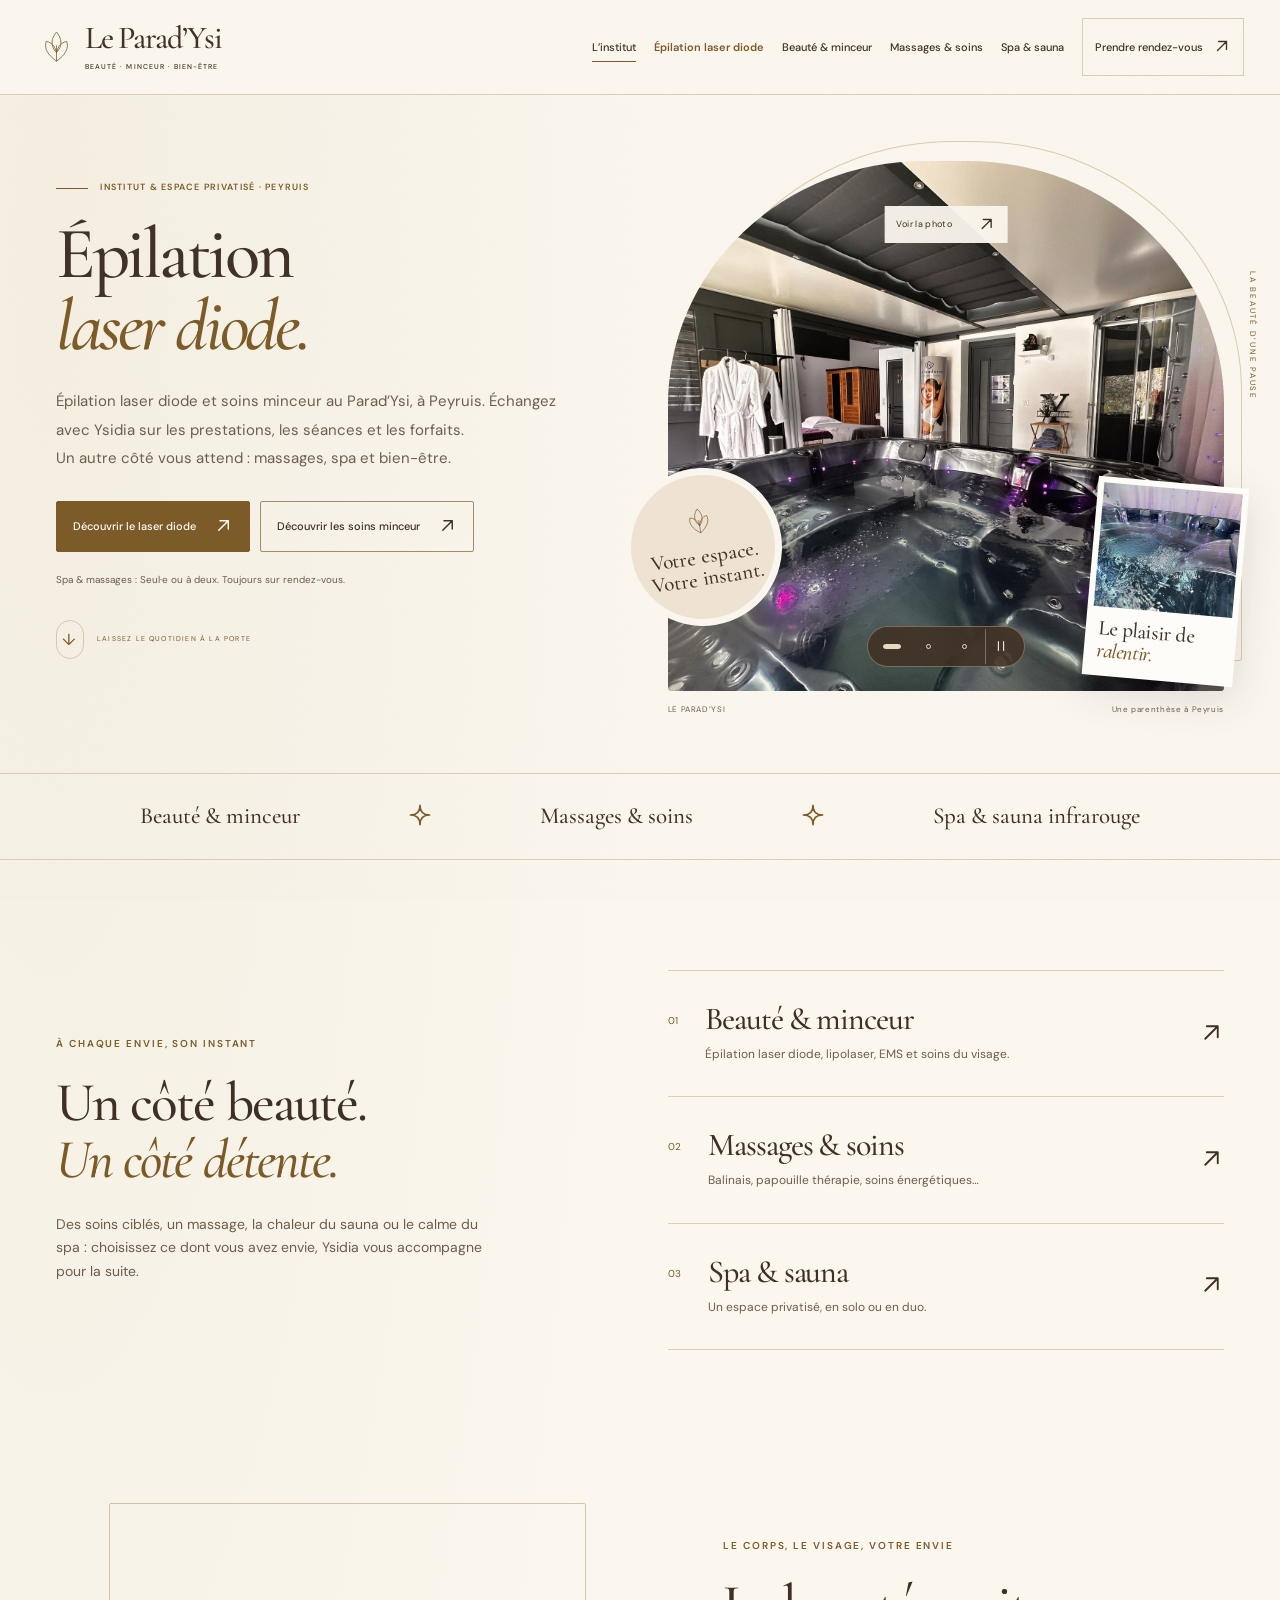
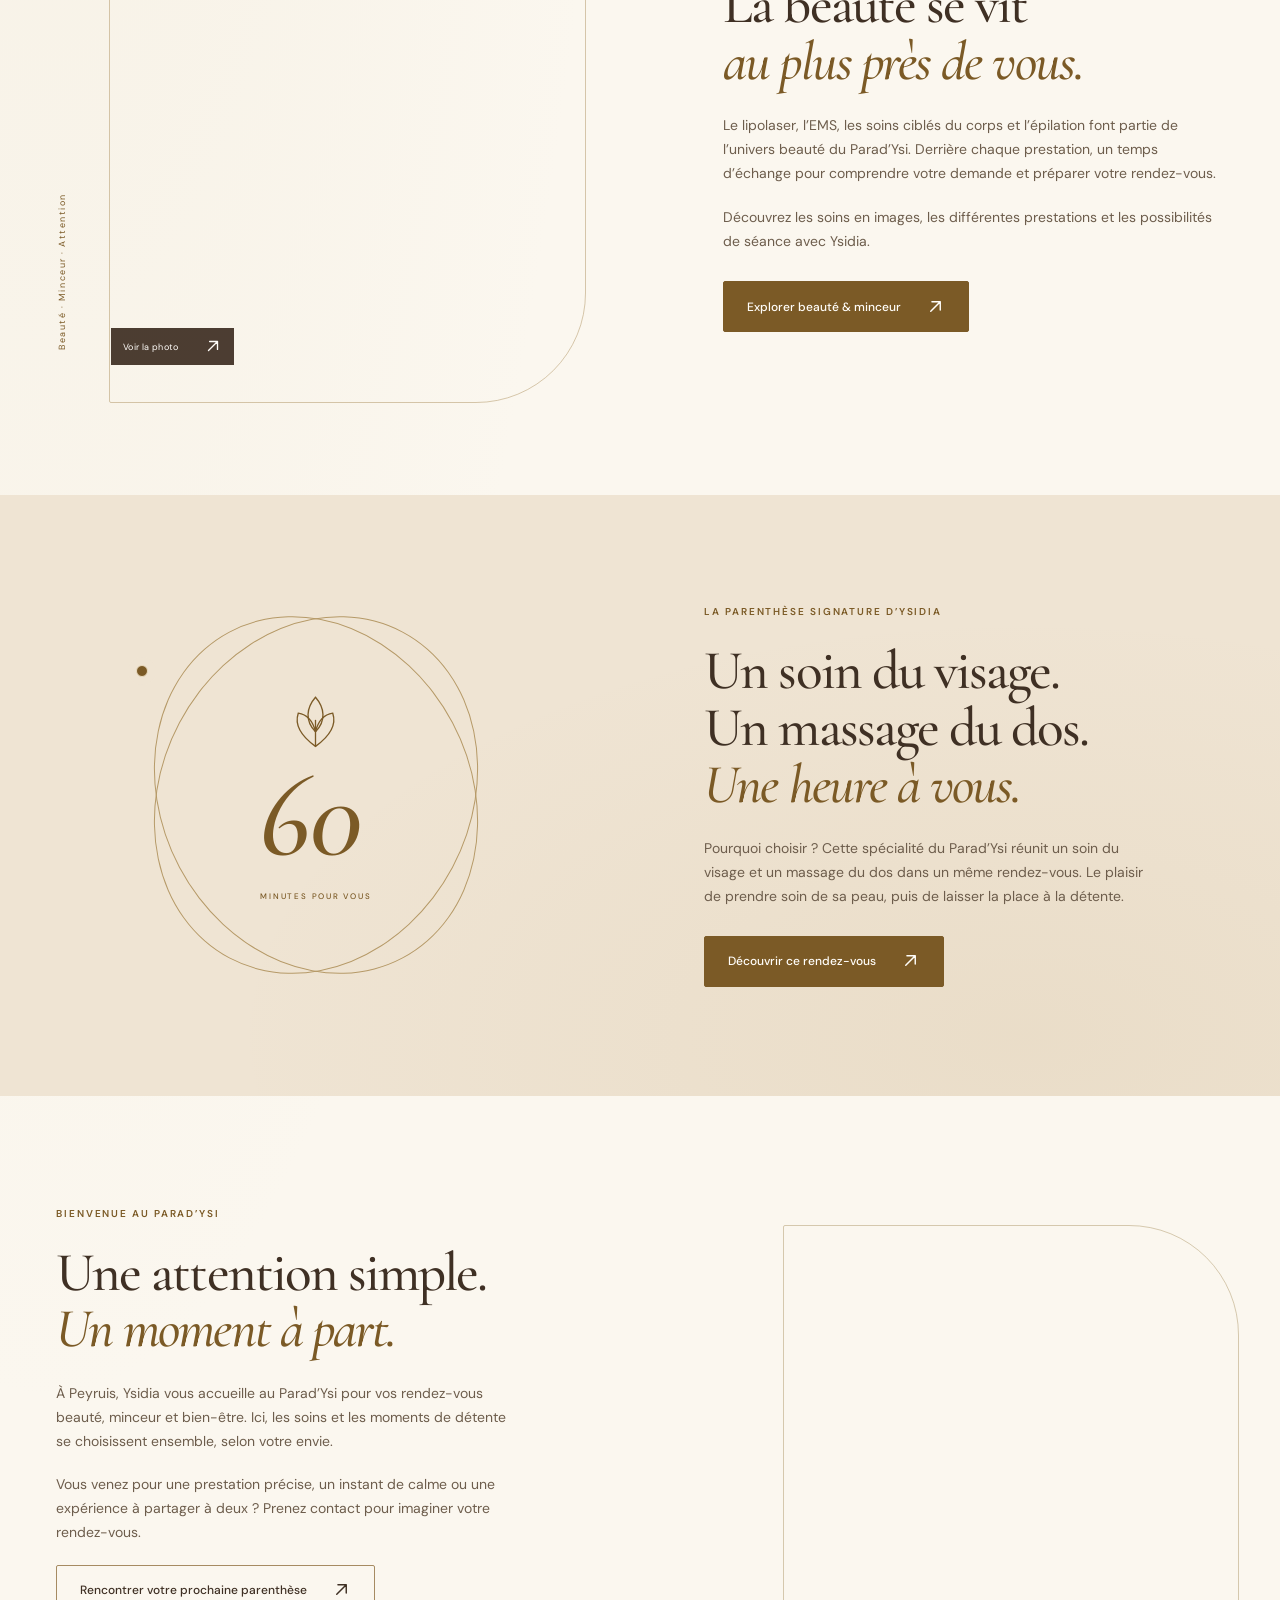
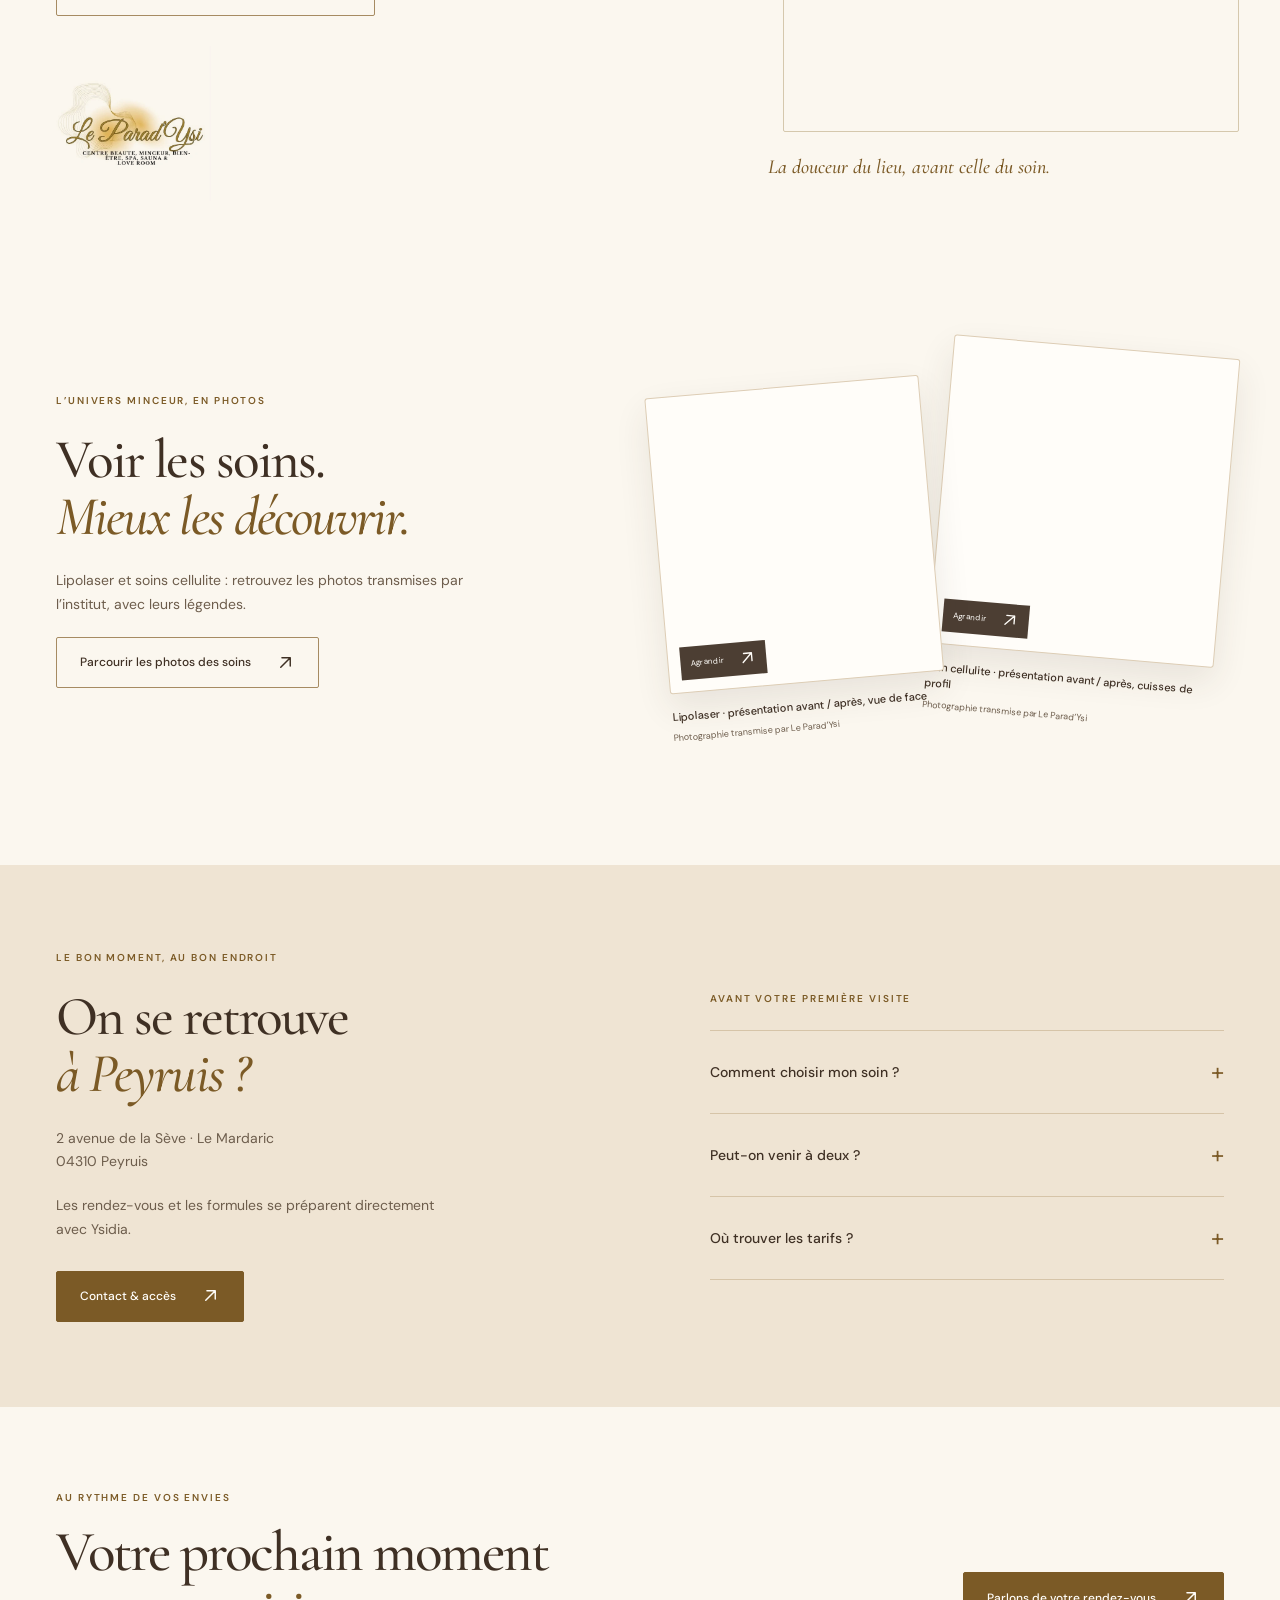
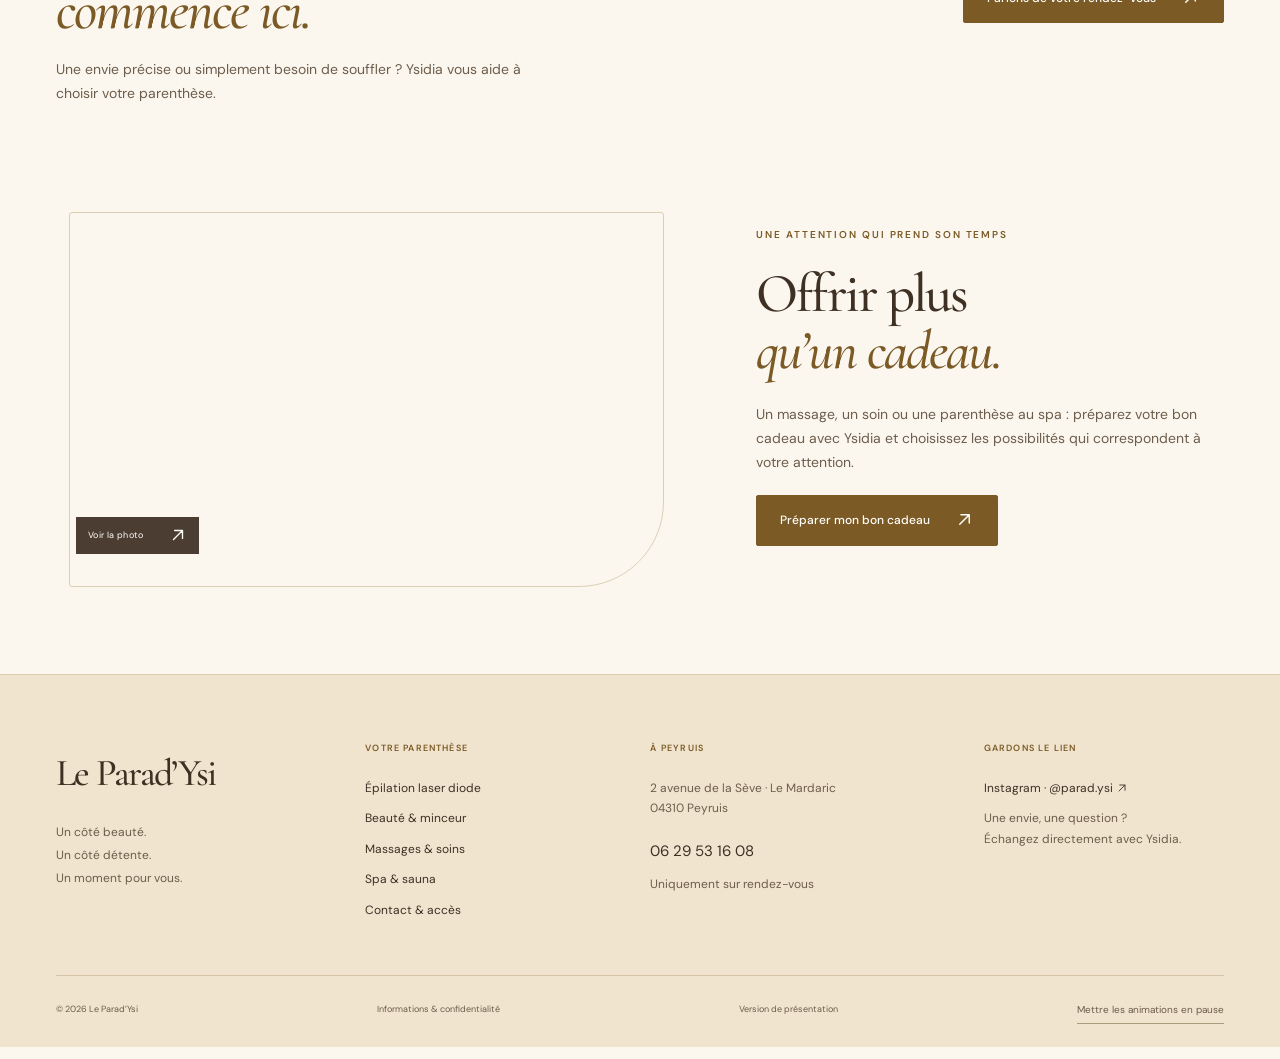
<file: index.html>
<!doctype html>
<html lang="fr">
  <head>
    <meta charset="utf-8" />
    <meta name="viewport" content="width=device-width, initial-scale=1" />
    <meta name="robots" content="noindex,nofollow" />
    <meta name="referrer" content="strict-origin-when-cross-origin" />
    <meta name="theme-color" content="#efe4d3" />
    <meta
      http-equiv="Content-Security-Policy"
      content="default-src 'self'; script-src 'self'; style-src 'self'; img-src 'self' data:; font-src 'self'; connect-src 'none'; object-src 'none'; base-uri 'self'; form-action 'none'"
    />
    <title>Le Parad’Ysi · Épilation laser diode &amp; bien-être à Peyruis</title>
    <meta
      name="description"
      content="Découvrez l’épilation laser diode au Parad’Ysi avec Ysidia à Peyruis, ainsi que les soins minceur, les massages, le spa et le sauna. Sur rendez-vous."
    />
    <link rel="canonical" href="https://propulsite1179.github.io/le-paradysi/" />
    <meta property="og:type" content="website" />
    <meta property="og:locale" content="fr_FR" />
    <meta property="og:site_name" content="Le Parad’Ysi" />
    <meta property="og:title" content="Le Parad’Ysi · Épilation laser diode &amp; bien-être à Peyruis" />
    <meta
      property="og:description"
      content="Découvrez l’épilation laser diode au Parad’Ysi avec Ysidia à Peyruis, ainsi que les soins minceur, les massages, le spa et le sauna. Sur rendez-vous."
    />
    <meta property="og:url" content="https://propulsite1179.github.io/le-paradysi/" />
    <meta
      property="og:image"
      content="https://propulsite1179.github.io/le-paradysi/assets/espace-hd.webp"
    />
    <meta property="og:image:alt" content="L’espace spa du Parad’Ysi à Peyruis" />
    <meta name="twitter:card" content="summary_large_image" />
    <link rel="icon" href="assets/favicon.svg" type="image/svg+xml" />
    <link rel="apple-touch-icon" href="assets/icon.png" />
    <link rel="preload" href="assets/espace-hd.webp" as="image" fetchpriority="high" />
    <link rel="stylesheet" href="assets/fonts.css" />
    <link rel="stylesheet" href="assets/site.css?v=20261029-icons" />
    <link rel="stylesheet" href="assets/experience.css?v=20261025-laser-or" />
    <script src="assets/site.js?v=20261025-navigation" defer></script>
    <script src="assets/experience.js?v=20261029-icons" defer></script>
  </head>
  <body>
    <div class="reading-progress" aria-hidden="true"></div>
    <a class="skip-link" href="#contenu">Aller au contenu</a>
    <header class="site-header">
      <div class="header-inner">
        <a class="brand" href="index.html"
          ><svg viewBox="0 0 52 52" fill="none" aria-hidden="true">
            <path
              d="M26 44C15 36 10 28 13 19c7 1 11 6 13 14 2-8 6-13 13-14 3 9-2 17-13 25Z"
              stroke="currentColor"
            />
            <path d="M26 33C18 25 19 15 26 7c7 8 8 18 0 26Z" stroke="currentColor" />
            <path d="M26 44V24" stroke="currentColor" /></svg
          ><span>Le Parad’Ysi<small>BEAUTÉ · MINCEUR · BIEN-ÊTRE</small></span></a
        >
        <button class="menu-toggle" type="button" aria-expanded="false" aria-controls="navigation">
          <span class="menu-label">Menu</span><span class="menu-lines" aria-hidden="true"></span>
        </button>
        <nav id="navigation" class="navigation" aria-label="Navigation principale">
          <a href="index.html" aria-current="page">L’institut</a>
          <a href="beaute-minceur.html#epilation-laser-diode">Épilation laser diode</a><a href="beaute-minceur.html">Beauté & minceur</a
          ><a href="massages.html">Massages & soins</a><a href="spa-sauna.html">Spa & sauna</a
          ><a class="nav-contact" href="contact.html"
            >Prendre rendez-vous <span aria-hidden="true"><svg class="ui-icon" viewBox="0 0 16 16" aria-hidden="true" focusable="false"><path d="M4 12 12 4M5 4h7v7"/></svg></span></a
          >
        </nav>
      </div>
    </header>
    <main id="contenu">
      <section class="hero container laser-hero">
        <div class="hero-copy">
          <p class="eyebrow">
            <span class="small-line"></span> INSTITUT & ESPACE PRIVATISÉ · PEYRUIS
          </p>
          <h1>Épilation<br /><em>laser diode.</em></h1>
          <p>
            Épilation laser diode et soins minceur au Parad’Ysi, à Peyruis. Échangez avec Ysidia sur les prestations, les séances et les forfaits.<br />Un autre côté vous attend : massages, spa et bien-être.
          </p>
          <div class="hero-actions">
            <a class="button" href="beaute-minceur.html#epilation-laser-diode"
              >Découvrir le laser diode<span aria-hidden="true"><svg class="ui-icon" viewBox="0 0 16 16" aria-hidden="true" focusable="false"><path d="M4 12 12 4M5 4h7v7"/></svg></span></a
            ><a class="button button-outline" href="beaute-minceur.html#minceur-title"
              >Découvrir les soins minceur<span aria-hidden="true"><svg class="ui-icon" viewBox="0 0 16 16" aria-hidden="true" focusable="false"><path d="M4 12 12 4M5 4h7v7"/></svg></span></a
            >
          </div>
          <p class="hero-footnote">Spa &amp; massages : Seul·e ou à deux. Toujours sur rendez-vous.</p>
          <a class="scroll-invitation" href="#vos-envies"
            ><span aria-hidden="true">↓</span> LAISSEZ LE QUOTIDIEN À LA PORTE</a
          >
        </div>
        <div class="hero-visual">
          <button
            class="image-zoom"
            data-hero-photo
            type="button"
            data-image="assets/espace-hd.webp"
            data-caption="L’espace spa privatisé du Parad’Ysi, à Peyruis"
            aria-label="Voir la photo : L’espace spa privatisé du Parad’Ysi, à Peyruis"
          >
            <img
              src="assets/espace-hd.webp"
              width="1920"
              height="1440"
              alt="L’espace spa privatisé du Parad’Ysi"
              class="scene-slide is-active"
              fetchpriority="high"
              decoding="async"
            /><img
              src="assets/spa-hd.webp"
              width="1206"
              height="904"
              alt="Le spa du Parad’Ysi"
              class="scene-slide"
              loading="lazy"
              decoding="async"
            /><img
              src="assets/ambiance-hd.webp"
              width="1206"
              height="1508"
              alt="L’ambiance lumineuse du spa"
              class="scene-slide"
              loading="lazy"
              decoding="async"
            /><span class="zoom-label">Voir la photo<span aria-hidden="true"><svg class="ui-icon" viewBox="0 0 16 16" aria-hidden="true" focusable="false"><path d="M4 12 12 4M5 4h7v7"/></svg></span></span>
          </button>
          <div class="scene-controls" role="group" aria-label="Diaporama de l’espace">
            <button type="button" data-scene="0" aria-label="Voir l’espace spa" aria-pressed="true">
              <span></span></button
            ><button
              type="button"
              data-scene="1"
              aria-label="Voir l’eau du spa"
              aria-pressed="false"
            >
              <span></span></button
            ><button
              type="button"
              data-scene="2"
              aria-label="Voir l’ambiance du spa"
              aria-pressed="false"
            >
              <span></span></button
            ><button
              type="button"
              class="scene-pause"
              aria-label="Mettre le diaporama en pause"
              aria-pressed="false"
            >
              <span aria-hidden="true" data-scene-icon="pause"><svg class="ui-icon icon-pause" viewBox="0 0 16 16" aria-hidden="true" focusable="false"><path d="M5 3v10M11 3v10"/></svg><svg class="ui-icon icon-play" viewBox="0 0 16 16" aria-hidden="true" focusable="false"><path d="m5 3 8 5-8 5Z"/></svg></span>
            </button>
          </div>
          <div class="hero-stamp">
            <svg viewBox="0 0 52 52" fill="none" aria-hidden="true">
              <path
                d="M26 44C15 36 10 28 13 19c7 1 11 6 13 14 2-8 6-13 13-14 3 9-2 17-13 25Z"
                stroke="currentColor"
              />
              <path d="M26 33C18 25 19 15 26 7c7 8 8 18 0 26Z" stroke="currentColor" />
              <path d="M26 44V24" stroke="currentColor" /></svg
            ><span>Votre espace.<br />Votre instant.</span>
          </div>
          <div class="hero-detail">
            <img
              src="assets/spa-hd.webp"
              width="1206"
              height="904"
              alt="Un détail de l’eau du spa"
              class=""
              loading="lazy"
              decoding="async"
            /><span>Le plaisir de<br /><em>ralentir.</em></span>
          </div>
          <span class="hero-side-note">LA BEAUTÉ D’UNE PAUSE</span>
          <div class="image-caption">
            <span>LE PARAD’YSI</span><span>Une parenthèse à Peyruis</span>
          </div>
        </div>
      </section>
      <div class="ritual-strip">
        <div class="container">
          <span>Beauté & minceur</span><span aria-hidden="true"><svg class="ui-icon" viewBox="0 0 16 16" aria-hidden="true" focusable="false"><path d="M8 1C8 5.5 5.5 8 1 8c4.5 0 7 2.5 7 7 0-4.5 2.5-7 7-7-4.5 0-7-2.5-7-7Z"/></svg></span><span>Massages & soins</span
          ><span aria-hidden="true"><svg class="ui-icon" viewBox="0 0 16 16" aria-hidden="true" focusable="false"><path d="M8 1C8 5.5 5.5 8 1 8c4.5 0 7 2.5 7 7 0-4.5 2.5-7 7-7-4.5 0-7-2.5-7-7Z"/></svg></span><span>Spa & sauna infrarouge</span>
        </div>
      </div>
      <section id="vos-envies" class="section container worlds">
        <div class="section-heading">
          <p class="eyebrow">À CHAQUE ENVIE, SON INSTANT</p>
          <h2>Un côté beauté.<br /><em>Un côté détente.</em></h2>
          <p>
            Des soins ciblés, un massage, la chaleur du sauna ou le calme du spa : choisissez ce
            dont vous avez envie, Ysidia vous accompagne pour la suite.
          </p>
        </div>
        <div class="world-list">
          <a class="world" href="beaute-minceur.html"
            ><span class="world-number">01</span>
            <div>
              <h3>Beauté & minceur</h3>
              <p>Épilation laser diode, lipolaser, EMS et soins du visage.</p>
            </div>
            <span aria-hidden="true"><svg class="ui-icon" viewBox="0 0 16 16" aria-hidden="true" focusable="false"><path d="M4 12 12 4M5 4h7v7"/></svg></span></a
          ><a class="world" href="massages.html"
            ><span class="world-number">02</span>
            <div>
              <h3>Massages & soins</h3>
              <p>Balinais, papouille thérapie, soins énergétiques…</p>
            </div>
            <span aria-hidden="true"><svg class="ui-icon" viewBox="0 0 16 16" aria-hidden="true" focusable="false"><path d="M4 12 12 4M5 4h7v7"/></svg></span></a
          ><a class="world" href="spa-sauna.html"
            ><span class="world-number">03</span>
            <div>
              <h3>Spa & sauna</h3>
              <p>Un espace privatisé, en solo ou en duo.</p>
            </div>
            <span aria-hidden="true"><svg class="ui-icon" viewBox="0 0 16 16" aria-hidden="true" focusable="false"><path d="M4 12 12 4M5 4h7v7"/></svg></span></a
          >
        </div>
      </section>
      <section class="care-story section container">
        <div class="care-story-photo" data-gallery-group>
          <button
            class="image-zoom"
            type="button"
            data-image="assets/lipolaser-seance-hd.webp"
            data-caption="Une séance de lipolaser au Parad’Ysi"
            aria-label="Voir la photo : Une séance de lipolaser au Parad’Ysi"
          >
            <img
              src="assets/lipolaser-seance-hd.webp"
              width="1206"
              height="1608"
              alt="Une séance de lipolaser au Parad’Ysi"
              class=""
              loading="lazy"
              decoding="async"
            /><span class="zoom-label"
              >Voir la photo<span aria-hidden="true"><svg class="ui-icon" viewBox="0 0 16 16" aria-hidden="true" focusable="false"><path d="M4 12 12 4M5 4h7v7"/></svg></span></span
            ></button
          ><span class="care-photo-note">Beauté · Minceur · Attention</span>
        </div>
        <div class="care-story-copy">
          <p class="eyebrow">LE CORPS, LE VISAGE, VOTRE ENVIE</p>
          <h2>La beauté se vit<br /><em>au plus près de vous.</em></h2>
          <p>
            Le lipolaser, l’EMS, les soins ciblés du corps et l’épilation font partie de l’univers
            beauté du Parad’Ysi. Derrière chaque prestation, un temps d’échange pour comprendre
            votre demande et préparer votre rendez-vous.
          </p>
          <p>
            Découvrez les soins en images, les différentes prestations et les possibilités de séance
            avec Ysidia.
          </p>
          <a class="button" href="beaute-minceur.html"
            >Explorer beauté & minceur<span aria-hidden="true"><svg class="ui-icon" viewBox="0 0 16 16" aria-hidden="true" focusable="false"><path d="M4 12 12 4M5 4h7v7"/></svg></span></a
          >
        </div>
      </section>
      <section class="signature">
        <div class="container signature-grid">
          <div class="signature-art">
            <span class="orbital orbital-one"></span><span class="orbital orbital-two"></span
            ><svg viewBox="0 0 52 52" fill="none" aria-hidden="true">
              <path
                d="M26 44C15 36 10 28 13 19c7 1 11 6 13 14 2-8 6-13 13-14 3 9-2 17-13 25Z"
                stroke="currentColor"
              />
              <path d="M26 33C18 25 19 15 26 7c7 8 8 18 0 26Z" stroke="currentColor" />
              <path d="M26 44V24" stroke="currentColor" /></svg
            ><span class="signature-time">60<small>MINUTES POUR VOUS</small></span>
          </div>
          <div class="signature-copy">
            <p class="eyebrow">LA PARENTHÈSE SIGNATURE D’YSIDIA</p>
            <h2>Un soin du visage.<br />Un massage du dos.<br /><em>Une heure à vous.</em></h2>
            <p>
              Pourquoi choisir ? Cette spécialité du Parad’Ysi réunit un soin du visage et un
              massage du dos dans un même rendez-vous. Le plaisir de prendre soin de sa peau, puis
              de laisser la place à la détente.
            </p>
            <a
              class="button"
              href="contact.html?soin=Soin%20visage%20et%20massage%20du%20dos%20%C2%B7%201%20h"
              >Découvrir ce rendez-vous<span aria-hidden="true"><svg class="ui-icon" viewBox="0 0 16 16" aria-hidden="true" focusable="false"><path d="M4 12 12 4M5 4h7v7"/></svg></span></a
            >
          </div>
        </div>
      </section>
      <section id="ysidia" class="section container about-grid">
        <div class="about-copy">
          <p class="eyebrow">BIENVENUE AU PARAD’YSI</p>
          <h2>Une attention simple.<br /><em>Un moment à part.</em></h2>
          <p>
            À Peyruis, Ysidia vous accueille au Parad’Ysi pour vos rendez-vous beauté, minceur et
            bien-être. Ici, les soins et les moments de détente se choisissent ensemble, selon votre
            envie.
          </p>
          <p>
            Vous venez pour une prestation précise, un instant de calme ou une expérience à partager
            à deux ? Prenez contact pour imaginer votre rendez-vous.
          </p>
          <a class="button button-outline" href="contact.html"
            >Rencontrer votre prochaine parenthèse<span aria-hidden="true"><svg class="ui-icon" viewBox="0 0 16 16" aria-hidden="true" focusable="false"><path d="M4 12 12 4M5 4h7v7"/></svg></span></a
          ><img
            src="assets/logo-hd.webp"
            width="500"
            height="500"
            alt="Logo officiel Le Parad’Ysi, centre beauté, minceur et bien-être"
            class="official-logo"
            loading="lazy"
            decoding="async"
          />
        </div>
        <figure class="portrait-photo">
          <img
            src="assets/ambiance-hd.webp"
            width="1206"
            height="1508"
            alt="Les lumières douces de l’espace spa du Parad’Ysi"
            class=""
            loading="lazy"
            decoding="async"
          />
          <figcaption>La douceur du lieu, avant celle du soin.</figcaption>
        </figure>
      </section>
      <section class="result-preview container">
        <div>
          <p class="eyebrow">L’UNIVERS MINCEUR, EN PHOTOS</p>
          <h2>Voir les soins.<br /><em>Mieux les découvrir.</em></h2>
          <p>
            Lipolaser et soins cellulite : retrouvez les photos transmises par l’institut, avec
            leurs légendes.
          </p>
          <a class="button button-outline" href="beaute-minceur.html#photos-soins"
            >Parcourir les photos des soins<span aria-hidden="true"><svg class="ui-icon" viewBox="0 0 16 16" aria-hidden="true" focusable="false"><path d="M4 12 12 4M5 4h7v7"/></svg></span></a
          >
        </div>
        <div class="result-fan" data-gallery-group>
          <figure class="media-card">
            <button
              class="image-zoom"
              type="button"
              data-image="assets/lipolaser-01-hd.webp"
              data-caption="Lipolaser · présentation avant / après, vue de face"
              aria-label="Agrandir : Lipolaser · présentation avant / après, vue de face"
            >
              <img
                src="assets/lipolaser-01-hd.webp"
                width="1206"
                height="1206"
                alt="Lipolaser · présentation avant / après, vue de face"
                class=""
                loading="lazy"
                decoding="async"
              /><span class="zoom-label">Agrandir<span aria-hidden="true"><svg class="ui-icon" viewBox="0 0 16 16" aria-hidden="true" focusable="false"><path d="M4 12 12 4M5 4h7v7"/></svg></span></span>
            </button>
            <figcaption>
              <strong>Lipolaser · présentation avant / après, vue de face</strong
              ><span>Photographie transmise par Le Parad’Ysi</span>
            </figcaption>
          </figure>
          <figure class="media-card">
            <button
              class="image-zoom"
              type="button"
              data-image="assets/cellulite-03-hd.webp"
              data-caption="Soin cellulite · présentation avant / après, cuisses de profil"
              aria-label="Agrandir : Soin cellulite · présentation avant / après, cuisses de profil"
            >
              <img
                src="assets/cellulite-03-hd.webp"
                width="1206"
                height="1206"
                alt="Soin cellulite · présentation avant / après, cuisses de profil"
                class=""
                loading="lazy"
                decoding="async"
              /><span class="zoom-label">Agrandir<span aria-hidden="true"><svg class="ui-icon" viewBox="0 0 16 16" aria-hidden="true" focusable="false"><path d="M4 12 12 4M5 4h7v7"/></svg></span></span>
            </button>
            <figcaption>
              <strong>Soin cellulite · présentation avant / après, cuisses de profil</strong
              ><span>Photographie transmise par Le Parad’Ysi</span>
            </figcaption>
          </figure>
        </div>
      </section>
      <section class="visit-section">
        <div class="container visit-grid">
          <div>
            <p class="eyebrow">LE BON MOMENT, AU BON ENDROIT</p>
            <h2>On se retrouve<br /><em>à Peyruis ?</em></h2>
            <p>2 avenue de la Sève · Le Mardaric<br />04310 Peyruis</p>
            <p>Les rendez-vous et les formules se préparent directement avec Ysidia.</p>
            <a class="button" href="contact.html"
              >Contact & accès<span aria-hidden="true"><svg class="ui-icon" viewBox="0 0 16 16" aria-hidden="true" focusable="false"><path d="M4 12 12 4M5 4h7v7"/></svg></span></a
            >
          </div>
          <div>
            <p class="eyebrow">AVANT VOTRE PREMIÈRE VISITE</p>
            <div class="faq">
              <details>
                <summary>Comment choisir mon soin ?<span aria-hidden="true">+</span></summary>
                <div class="faq-answer">
                  <p>
                    Parlez de votre envie à Ysidia. Elle vous présente les prestations et leurs
                    modalités avant de fixer votre rendez-vous.
                  </p>
                </div>
              </details>
              <details>
                <summary>Peut-on venir à deux ?<span aria-hidden="true">+</span></summary>
                <div class="faq-answer">
                  <p>
                    Oui, les massages en duo et l’espace spa/sauna font partie des possibilités. Les
                    formules et disponibilités sont à préciser au moment de votre demande.
                  </p>
                </div>
              </details>
              <details>
                <summary>Où trouver les tarifs ?<span aria-hidden="true">+</span></summary>
                <div class="faq-answer">
                  <p>
                    Les tarifs dépendent du soin, de sa durée et de la formule choisie. Demandez le
                    détail et le montant à Ysidia avant de confirmer votre rendez-vous.
                  </p>
                </div>
              </details>
            </div>
          </div>
        </div>
      </section>
      <section class="closing">
        <div class="container closing-inner">
          <div>
            <p class="eyebrow">AU RYTHME DE VOS ENVIES</p>
            <h2>Votre prochain moment<br /><em>commence ici.</em></h2>
            <p>
              Une envie précise ou simplement besoin de souffler ? Ysidia vous aide à choisir votre
              parenthèse.
            </p>
          </div>
          <a class="button" href="contact.html?soin=Une%20premi%C3%A8re%20visite"
            >Parlons de votre rendez-vous<span aria-hidden="true"><svg class="ui-icon" viewBox="0 0 16 16" aria-hidden="true" focusable="false"><path d="M4 12 12 4M5 4h7v7"/></svg></span></a
          >
        </div>
      </section>
      <section class="gift-photo-section container" data-gallery-group>
        <div class="gift-real-photo">
          <button
            class="image-zoom"
            type="button"
            data-image="assets/bon-cadeau-hd.webp"
            data-caption="Les bons cadeaux du Parad’Ysi"
            aria-label="Voir la photo : Les bons cadeaux du Parad’Ysi"
          >
            <img
              src="assets/bon-cadeau-hd.webp"
              width="1179"
              height="1014"
              alt="Les bons cadeaux du Parad’Ysi"
              class=""
              loading="lazy"
              decoding="async"
            /><span class="zoom-label">Voir la photo<span aria-hidden="true"><svg class="ui-icon" viewBox="0 0 16 16" aria-hidden="true" focusable="false"><path d="M4 12 12 4M5 4h7v7"/></svg></span></span>
          </button>
        </div>
        <div>
          <p class="eyebrow">UNE ATTENTION QUI PREND SON TEMPS</p>
          <h2>Offrir plus<br /><em>qu’un cadeau.</em></h2>
          <p>
            Un massage, un soin ou une parenthèse au spa : préparez votre bon cadeau avec Ysidia et
            choisissez les possibilités qui correspondent à votre attention.
          </p>
          <a class="button" href="contact.html?soin=Un%20bon%20cadeau"
            >Préparer mon bon cadeau<span aria-hidden="true"><svg class="ui-icon" viewBox="0 0 16 16" aria-hidden="true" focusable="false"><path d="M4 12 12 4M5 4h7v7"/></svg></span></a
          >
        </div>
      </section>
    </main>
    <footer class="site-footer">
      <div class="container footer-grid">
        <div class="footer-brand">
          <a class="wordmark" href="index.html">Le Parad’Ysi</a>
          <p>Un côté beauté.<br />Un côté détente.<br />Un moment pour vous.</p>
        </div>
        <div>
          <p class="footer-title">Votre parenthèse</p>
          <a href="beaute-minceur.html#epilation-laser-diode">Épilation laser diode</a>
          <a href="beaute-minceur.html">Beauté & minceur</a
          ><a href="massages.html">Massages & soins</a><a href="spa-sauna.html">Spa & sauna</a
          ><a href="contact.html">Contact & accès</a>
        </div>
        <div>
          <p class="footer-title">À Peyruis</p>
          <p>2 avenue de la Sève · Le Mardaric<br />04310 Peyruis</p>
          <a href="tel:+33629531608" class="footer-phone">06 29 53 16 08</a>
          <p>Uniquement sur rendez-vous</p>
        </div>
        <div>
          <p class="footer-title">Gardons le lien</p>
          <a href="https://www.instagram.com/parad.ysi/" target="_blank" rel="noopener noreferrer"
            >Instagram · @parad.ysi <span aria-hidden="true"><svg class="ui-icon" viewBox="0 0 16 16" aria-hidden="true" focusable="false"><path d="M4 12 12 4M5 4h7v7"/></svg></span></a
          >
          <p>Une envie, une question ?<br />Échangez directement avec Ysidia.</p>
        </div>
      </div>
      <div class="container footer-bottom">
        <span>© 2026 Le Parad’Ysi</span
        ><a href="informations.html">Informations & confidentialité</a
        ><span>Version de présentation</span
        ><button class="motion-toggle" type="button" aria-pressed="false">
          Mettre les animations en pause
        </button>
      </div>
    </footer>
    <nav aria-label="Rendez-vous rapide">
      <a class="mobile-contact" href="contact.html"
        >Demander un rendez-vous <span aria-hidden="true"><svg class="ui-icon" viewBox="0 0 16 16" aria-hidden="true" focusable="false"><path d="M4 12 12 4M5 4h7v7"/></svg></span></a
      >
    </nav>
    <dialog class="photo-dialog" aria-labelledby="photo-caption">
      <button class="photo-close" type="button" aria-label="Fermer la photographie">
        Fermer <span aria-hidden="true">×</span>
      </button>
      <figure>
        <img
          id="photo-full"
          src="assets/espace-hd.webp"
          width="1920"
          height="1440"
          alt="L’espace du Parad’Ysi"
          class=""
          loading="lazy"
          decoding="async"
        />
        <figcaption id="photo-caption" aria-live="polite"></figcaption>
      </figure>
      <div class="photo-navigation">
        <button type="button" class="photo-previous" aria-label="Photographie précédente"><svg class="ui-icon" viewBox="0 0 16 16" aria-hidden="true" focusable="false"><path d="M13 8H3m5-5L3 8l5 5"/></svg></button
        ><span id="photo-counter"></span
        ><button type="button" class="photo-next" aria-label="Photographie suivante"><svg class="ui-icon" viewBox="0 0 16 16" aria-hidden="true" focusable="false"><path d="M3 8h10M8 3l5 5-5 5"/></svg></button>
      </div>
    </dialog>
  </body>
</html>
</file>
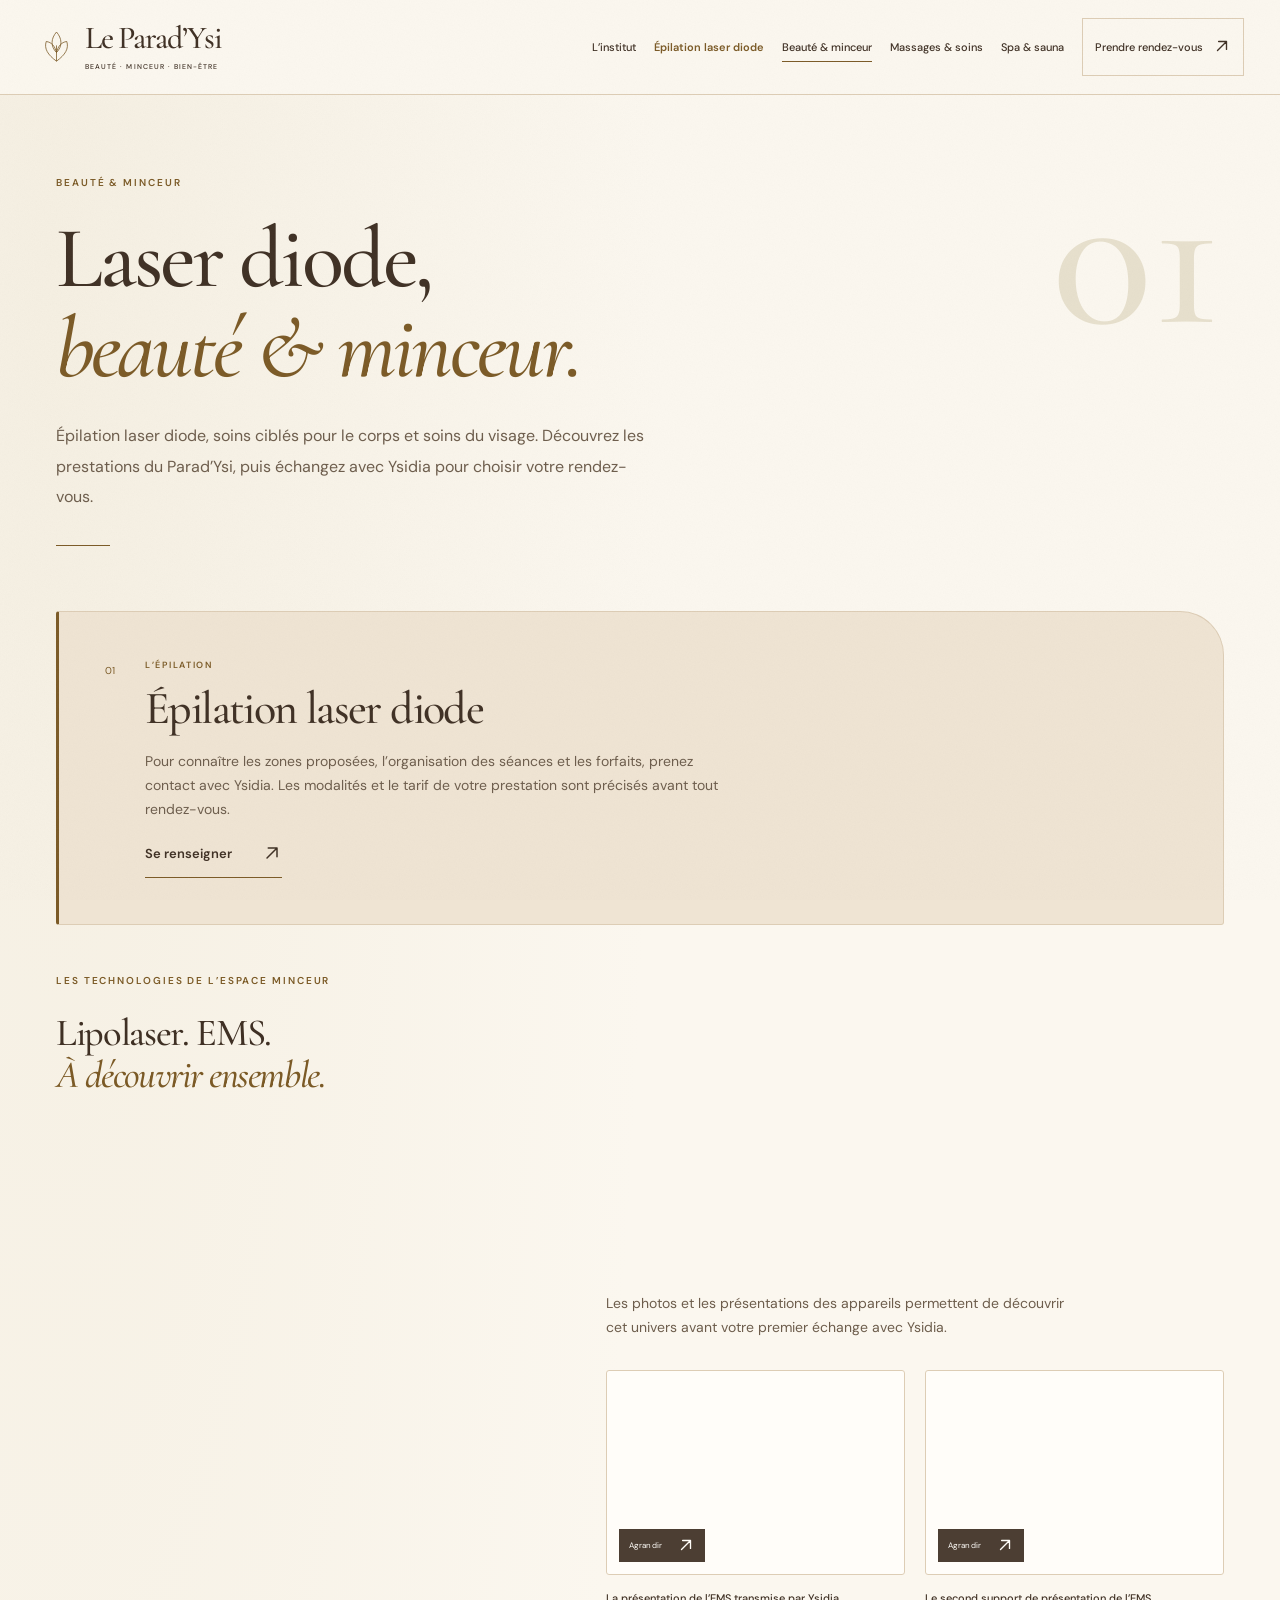
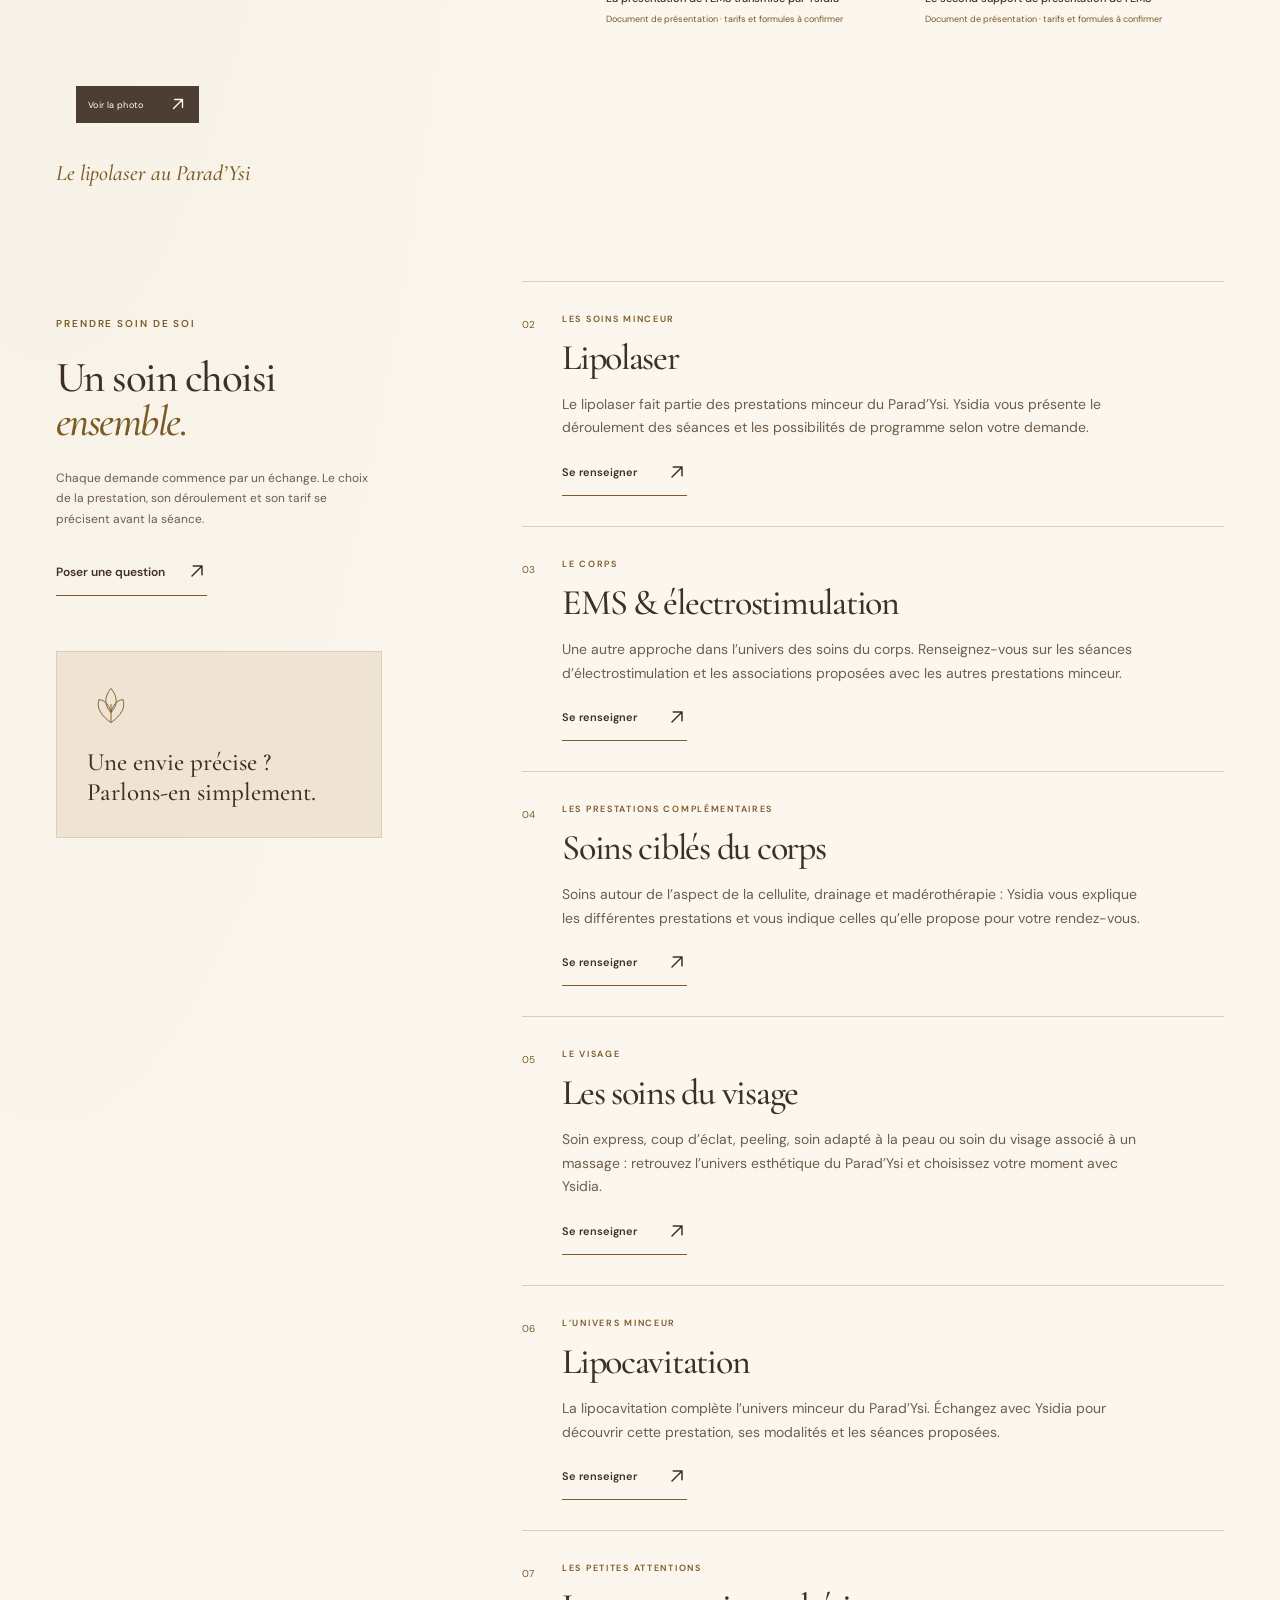
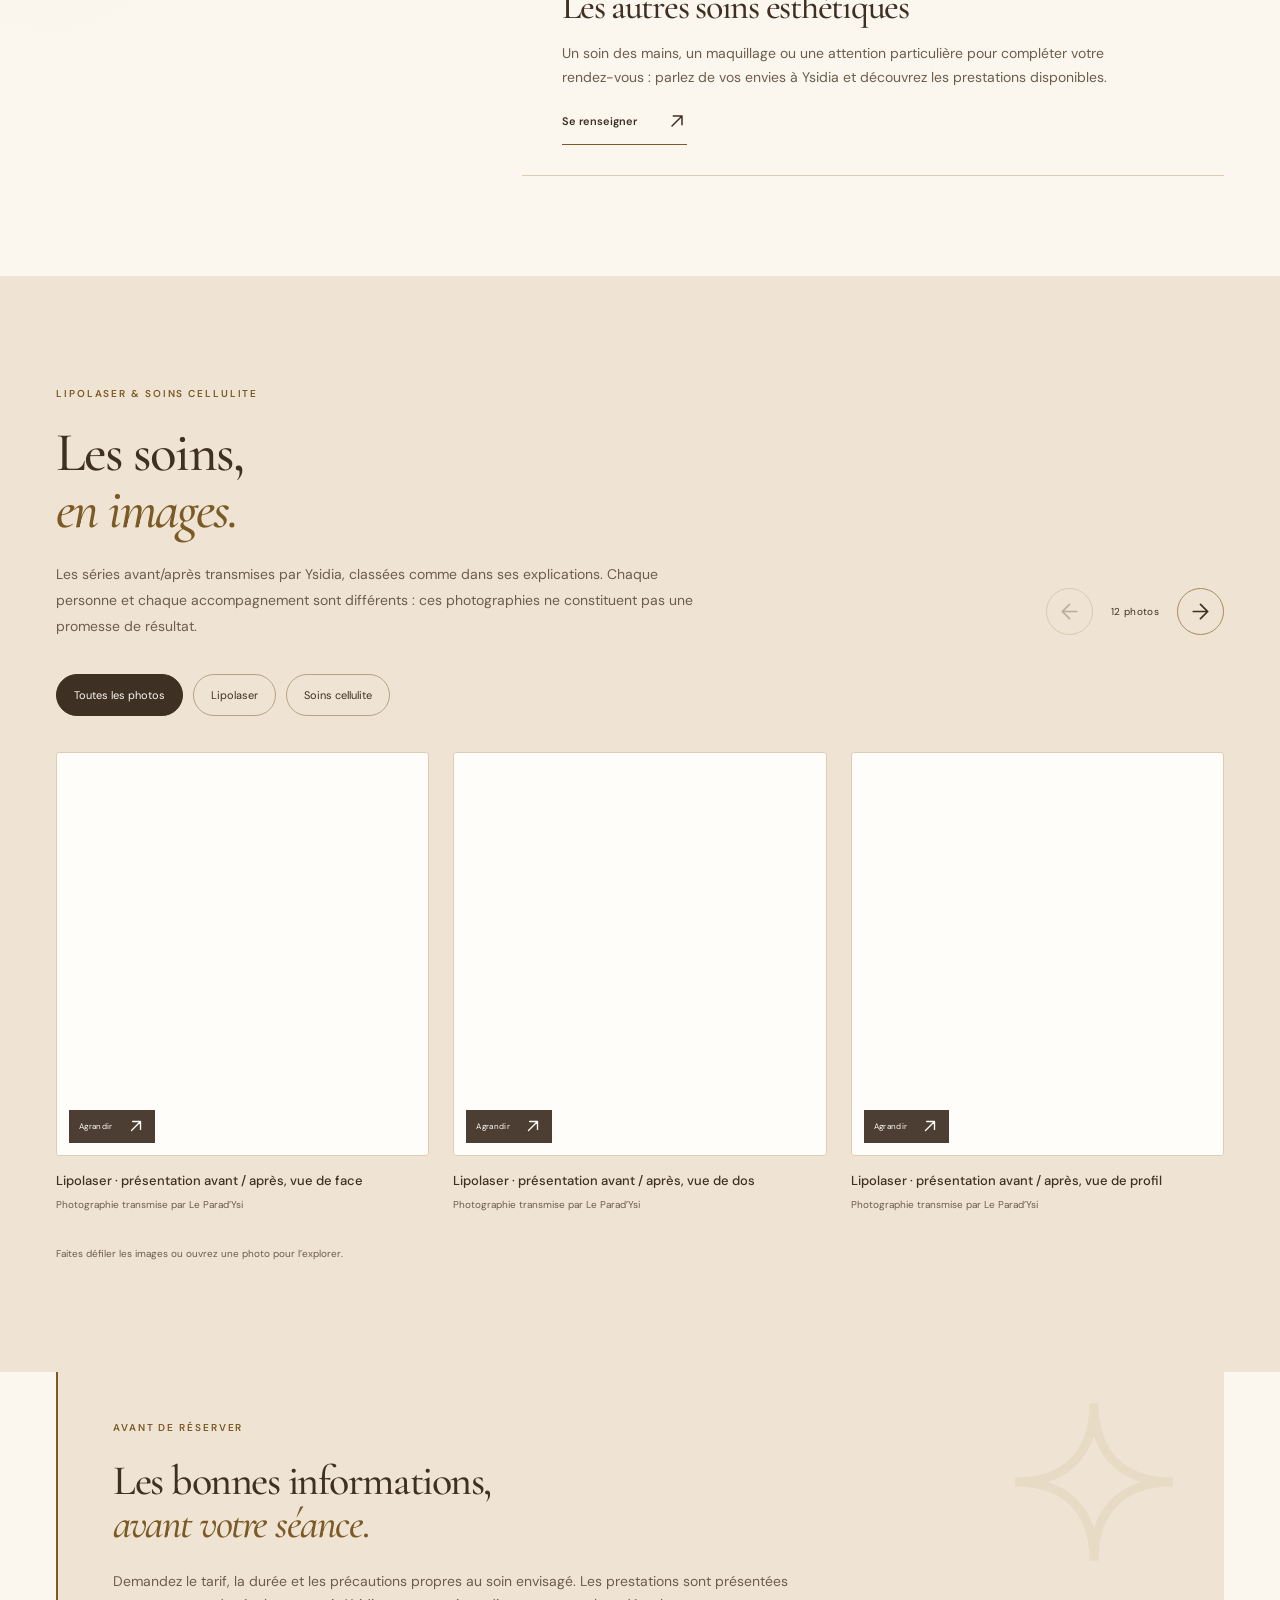
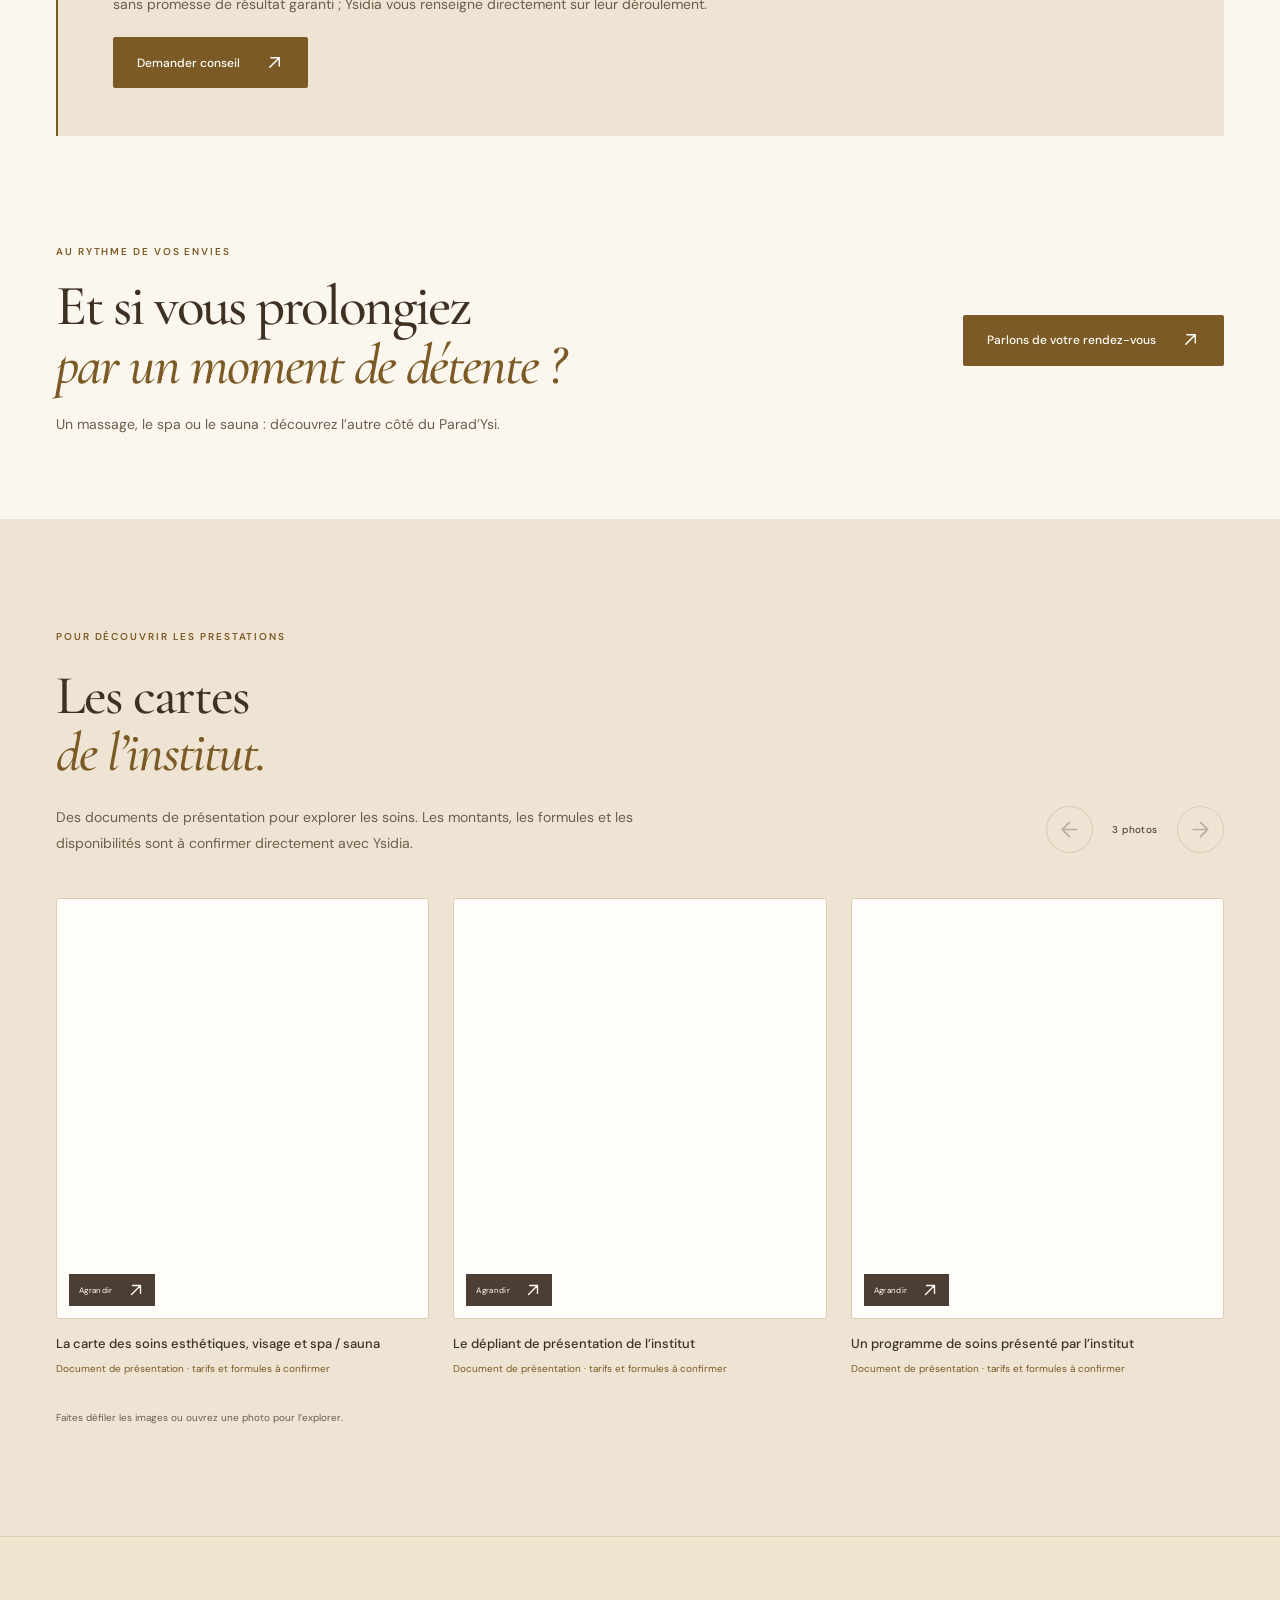
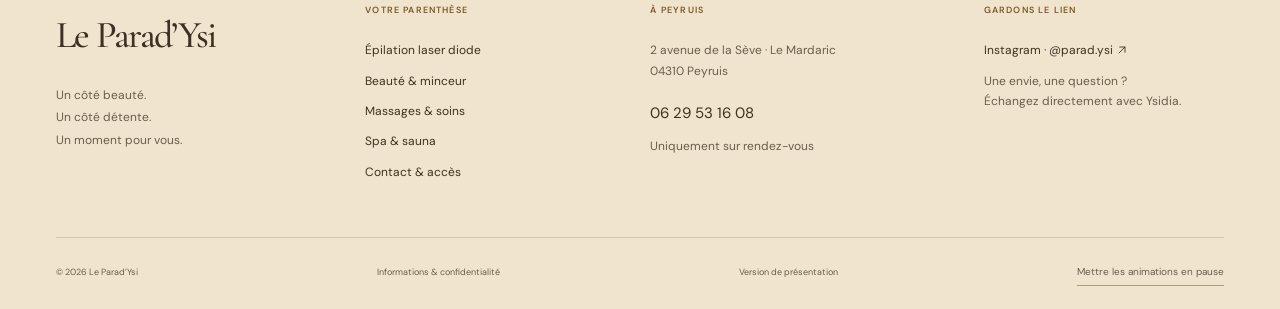
<file: beaute-minceur.html>
<!doctype html>
<html lang="fr">
  <head>
    <meta charset="utf-8" />
    <meta name="viewport" content="width=device-width, initial-scale=1" />
    <meta name="robots" content="noindex,nofollow" />
    <meta name="referrer" content="strict-origin-when-cross-origin" />
    <meta name="theme-color" content="#efe4d3" />
    <meta
      http-equiv="Content-Security-Policy"
      content="default-src 'self'; script-src 'self'; style-src 'self'; img-src 'self' data:; font-src 'self'; connect-src 'none'; object-src 'none'; base-uri 'self'; form-action 'none'"
    />
    <title>Beauté, minceur &amp; épilation à Peyruis · Le Parad’Ysi</title>
    <meta
      name="description"
      content="Les soins beauté et minceur du Parad’Ysi : lipolaser, EMS, épilation laser diode, soins du visage et esthétique. Contactez Ysidia à Peyruis."
    />
    <link rel="canonical" href="https://propulsite1179.github.io/le-paradysi/beaute-minceur.html" />
    <meta property="og:type" content="website" />
    <meta property="og:locale" content="fr_FR" />
    <meta property="og:site_name" content="Le Parad’Ysi" />
    <meta property="og:title" content="Beauté, minceur &amp; épilation à Peyruis · Le Parad’Ysi" />
    <meta
      property="og:description"
      content="Les soins beauté et minceur du Parad’Ysi : lipolaser, EMS, épilation laser diode, soins du visage et esthétique. Contactez Ysidia à Peyruis."
    />
    <meta
      property="og:url"
      content="https://propulsite1179.github.io/le-paradysi/beaute-minceur.html"
    />
    <meta
      property="og:image"
      content="https://propulsite1179.github.io/le-paradysi/assets/espace-hd.webp"
    />
    <meta property="og:image:alt" content="L’espace spa du Parad’Ysi à Peyruis" />
    <meta name="twitter:card" content="summary_large_image" />
    <link rel="icon" href="assets/favicon.svg" type="image/svg+xml" />
    <link rel="apple-touch-icon" href="assets/icon.png" />
    <link rel="stylesheet" href="assets/fonts.css" />
    <link rel="stylesheet" href="assets/site.css?v=20261029-icons" />
    <link rel="stylesheet" href="assets/experience.css?v=20261025-laser-or" />
    <script src="assets/site.js?v=20261025-navigation" defer></script>
    <script src="assets/experience.js?v=20261029-icons" defer></script>
  </head>
  <body>
    <div class="reading-progress" aria-hidden="true"></div>
    <a class="skip-link" href="#contenu">Aller au contenu</a>
    <header class="site-header">
      <div class="header-inner">
        <a class="brand" href="index.html"
          ><svg viewBox="0 0 52 52" fill="none" aria-hidden="true">
            <path
              d="M26 44C15 36 10 28 13 19c7 1 11 6 13 14 2-8 6-13 13-14 3 9-2 17-13 25Z"
              stroke="currentColor"
            />
            <path d="M26 33C18 25 19 15 26 7c7 8 8 18 0 26Z" stroke="currentColor" />
            <path d="M26 44V24" stroke="currentColor" /></svg
          ><span>Le Parad’Ysi<small>BEAUTÉ · MINCEUR · BIEN-ÊTRE</small></span></a
        >
        <button class="menu-toggle" type="button" aria-expanded="false" aria-controls="navigation">
          <span class="menu-label">Menu</span><span class="menu-lines" aria-hidden="true"></span>
        </button>
        <nav id="navigation" class="navigation" aria-label="Navigation principale">
          <a href="index.html">L’institut</a>
          <a href="beaute-minceur.html#epilation-laser-diode">Épilation laser diode</a><a href="beaute-minceur.html" aria-current="page">Beauté & minceur</a
          ><a href="massages.html">Massages & soins</a><a href="spa-sauna.html">Spa & sauna</a
          ><a class="nav-contact" href="contact.html"
            >Prendre rendez-vous <span aria-hidden="true"><svg class="ui-icon" viewBox="0 0 16 16" aria-hidden="true" focusable="false"><path d="M4 12 12 4M5 4h7v7"/></svg></span></a
          >
        </nav>
      </div>
    </header>
    <main id="contenu">
      <section class="page-intro container">
        <p class="eyebrow">BEAUTÉ & MINCEUR</p>
        <h1>Laser diode,<br /><em>beauté &amp; minceur.</em></h1>
        <p class="intro-lead">
          Épilation laser diode, soins ciblés pour le corps et soins du visage. Découvrez les prestations du Parad’Ysi, puis échangez avec Ysidia pour choisir votre rendez-vous.
        </p>
        <span class="page-number" aria-hidden="true">01</span>
      </section>
      <section class="container laser-intro" aria-labelledby="laser-title">
          <article class="treatment laser-priority" id="epilation-laser-diode">
            <span class="treatment-number">01</span>
            <div>
              <p class="eyebrow">L’ÉPILATION</p>
              <h2 id="laser-title">Épilation laser diode</h2>
              <p>
                Pour connaître les zones proposées, l’organisation des séances et les forfaits,
                prenez contact avec Ysidia. Les modalités et le tarif de votre prestation sont
                précisés avant tout rendez-vous.
              </p>
            </div>
            <a class="text-link" href="contact.html?soin=%C3%89pilation%20laser%20diode"
              >Se renseigner <span aria-hidden="true"><svg class="ui-icon" viewBox="0 0 16 16" aria-hidden="true" focusable="false"><path d="M4 12 12 4M5 4h7v7"/></svg></span></a
            >
          </article>
      </section>
      <div class="container minceur-heading">
        <p class="eyebrow">LES TECHNOLOGIES DE L’ESPACE MINCEUR</p>
        <h2 id="minceur-title">Lipolaser. EMS.<br /><em>À découvrir ensemble.</em></h2>
      </div>
      <section class="container treatment-visuals" data-gallery-group aria-labelledby="minceur-title">
        <figure>
          <button
            class="image-zoom"
            type="button"
            data-image="assets/lipolaser-seance-hd.webp"
            data-caption="Une séance de lipolaser au Parad’Ysi"
            aria-label="Voir la photo : Une séance de lipolaser au Parad’Ysi"
          >
            <img
              src="assets/lipolaser-seance-hd.webp"
              width="1206"
              height="1608"
              alt="Une séance de lipolaser au Parad’Ysi"
              class=""
              loading="lazy"
              decoding="async"
            /><span class="zoom-label">Voir la photo<span aria-hidden="true"><svg class="ui-icon" viewBox="0 0 16 16" aria-hidden="true" focusable="false"><path d="M4 12 12 4M5 4h7v7"/></svg></span></span>
          </button>
          <figcaption>Le lipolaser au Parad’Ysi</figcaption>
        </figure>
        <div>
          <p>
            Les photos et les présentations des appareils permettent de découvrir cet univers avant
            votre premier échange avec Ysidia.
          </p>
          <div class="ems-pair">
            <figure class="media-card document-card">
              <button
                class="image-zoom"
                type="button"
                data-image="assets/ems-presentation-hd.webp"
                data-caption="La présentation de l’EMS transmise par Ysidia · Document de présentation : tarifs et formules à confirmer."
                aria-label="Agrandir : La présentation de l’EMS transmise par Ysidia · Document de présentation : tarifs et formules à confirmer."
              >
                <img
                  src="assets/ems-presentation-hd.webp"
                  width="1179"
                  height="1674"
                  alt="La présentation de l’EMS transmise par Ysidia · Document de présentation : tarifs et formules à confirmer."
                  class=""
                  loading="lazy"
                  decoding="async"
                /><span class="zoom-label">Agrandir<span aria-hidden="true"><svg class="ui-icon" viewBox="0 0 16 16" aria-hidden="true" focusable="false"><path d="M4 12 12 4M5 4h7v7"/></svg></span></span>
              </button>
              <figcaption>
                <strong>La présentation de l’EMS transmise par Ysidia</strong
                ><span>Document de présentation · tarifs et formules à confirmer</span>
              </figcaption>
            </figure>
            <figure class="media-card document-card">
              <button
                class="image-zoom"
                type="button"
                data-image="assets/ems-details-hd.webp"
                data-caption="Le second support de présentation de l’EMS · Document de présentation : tarifs et formules à confirmer."
                aria-label="Agrandir : Le second support de présentation de l’EMS · Document de présentation : tarifs et formules à confirmer."
              >
                <img
                  src="assets/ems-details-hd.webp"
                  width="1080"
                  height="1080"
                  alt="Le second support de présentation de l’EMS · Document de présentation : tarifs et formules à confirmer."
                  class=""
                  loading="lazy"
                  decoding="async"
                /><span class="zoom-label">Agrandir<span aria-hidden="true"><svg class="ui-icon" viewBox="0 0 16 16" aria-hidden="true" focusable="false"><path d="M4 12 12 4M5 4h7v7"/></svg></span></span>
              </button>
              <figcaption>
                <strong>Le second support de présentation de l’EMS</strong
                ><span>Document de présentation · tarifs et formules à confirmer</span>
              </figcaption>
            </figure>
          </div>
        </div>
      </section>
      <section class="container catalog-section">
        <div class="catalog-aside">
          <p class="eyebrow">PRENDRE SOIN DE SOI</p>
          <h2>Un soin choisi<br /><em>ensemble.</em></h2>
          <p>
            Chaque demande commence par un échange. Le choix de la prestation, son déroulement et
            son tarif se précisent avant la séance.
          </p>
          <a class="text-link" href="contact.html"
            >Poser une question <span aria-hidden="true"><svg class="ui-icon" viewBox="0 0 16 16" aria-hidden="true" focusable="false"><path d="M4 12 12 4M5 4h7v7"/></svg></span></a
          >
          <div class="quiet-note">
            <svg viewBox="0 0 52 52" fill="none" aria-hidden="true">
              <path
                d="M26 44C15 36 10 28 13 19c7 1 11 6 13 14 2-8 6-13 13-14 3 9-2 17-13 25Z"
                stroke="currentColor"
              />
              <path d="M26 33C18 25 19 15 26 7c7 8 8 18 0 26Z" stroke="currentColor" />
              <path d="M26 44V24" stroke="currentColor" />
            </svg>
            <p>Une envie précise ?<br />Parlons-en simplement.</p>
          </div>
        </div>
        <div class="treatments">
          <article class="treatment">
            <span class="treatment-number">02</span>
            <div>
              <p class="eyebrow">LES SOINS MINCEUR</p>
              <h3>Lipolaser</h3>
              <p>
                Le lipolaser fait partie des prestations minceur du Parad’Ysi. Ysidia vous présente
                le déroulement des séances et les possibilités de programme selon votre demande.
              </p>
            </div>
            <a class="text-link" href="contact.html?soin=Lipolaser"
              >Se renseigner <span aria-hidden="true"><svg class="ui-icon" viewBox="0 0 16 16" aria-hidden="true" focusable="false"><path d="M4 12 12 4M5 4h7v7"/></svg></span></a
            >
          </article>
          <article class="treatment">
            <span class="treatment-number">03</span>
            <div>
              <p class="eyebrow">LE CORPS</p>
              <h3>EMS & électrostimulation</h3>
              <p>
                Une autre approche dans l’univers des soins du corps. Renseignez-vous sur les
                séances d’électrostimulation et les associations proposées avec les autres
                prestations minceur.
              </p>
            </div>
            <a class="text-link" href="contact.html?soin=EMS%20%26%20%C3%A9lectrostimulation"
              >Se renseigner <span aria-hidden="true"><svg class="ui-icon" viewBox="0 0 16 16" aria-hidden="true" focusable="false"><path d="M4 12 12 4M5 4h7v7"/></svg></span></a
            >
          </article>
          <article class="treatment">
            <span class="treatment-number">04</span>
            <div>
              <p class="eyebrow">LES PRESTATIONS COMPLÉMENTAIRES</p>
              <h3>Soins ciblés du corps</h3>
              <p>
                Soins autour de l’aspect de la cellulite, drainage et madérothérapie : Ysidia vous
                explique les différentes prestations et vous indique celles qu’elle propose pour
                votre rendez-vous.
              </p>
            </div>
            <a class="text-link" href="contact.html?soin=Soins%20cibl%C3%A9s%20du%20corps"
              >Se renseigner <span aria-hidden="true"><svg class="ui-icon" viewBox="0 0 16 16" aria-hidden="true" focusable="false"><path d="M4 12 12 4M5 4h7v7"/></svg></span></a
            >
          </article>
          <article class="treatment">
            <span class="treatment-number">05</span>
            <div>
              <p class="eyebrow">LE VISAGE</p>
              <h3>Les soins du visage</h3>
              <p>
                Soin express, coup d’éclat, peeling, soin adapté à la peau ou soin du visage associé
                à un massage : retrouvez l’univers esthétique du Parad’Ysi et choisissez votre
                moment avec Ysidia.
              </p>
            </div>
            <a class="text-link" href="contact.html?soin=Les%20soins%20du%20visage"
              >Se renseigner <span aria-hidden="true"><svg class="ui-icon" viewBox="0 0 16 16" aria-hidden="true" focusable="false"><path d="M4 12 12 4M5 4h7v7"/></svg></span></a
            >
          </article>
          <article class="treatment">
            <span class="treatment-number">06</span>
            <div>
              <p class="eyebrow">L’UNIVERS MINCEUR</p>
              <h3>Lipocavitation</h3>
              <p>
                La lipocavitation complète l’univers minceur du Parad’Ysi. Échangez avec Ysidia pour
                découvrir cette prestation, ses modalités et les séances proposées.
              </p>
            </div>
            <a class="text-link" href="contact.html?soin=Lipocavitation"
              >Se renseigner <span aria-hidden="true"><svg class="ui-icon" viewBox="0 0 16 16" aria-hidden="true" focusable="false"><path d="M4 12 12 4M5 4h7v7"/></svg></span></a
            >
          </article>
          <article class="treatment">
            <span class="treatment-number">07</span>
            <div>
              <p class="eyebrow">LES PETITES ATTENTIONS</p>
              <h3>Les autres soins esthétiques</h3>
              <p>
                Un soin des mains, un maquillage ou une attention particulière pour compléter votre
                rendez-vous : parlez de vos envies à Ysidia et découvrez les prestations
                disponibles.
              </p>
            </div>
            <a class="text-link" href="contact.html?soin=Les%20autres%20soins%20esth%C3%A9tiques"
              >Se renseigner <span aria-hidden="true"><svg class="ui-icon" viewBox="0 0 16 16" aria-hidden="true" focusable="false"><path d="M4 12 12 4M5 4h7v7"/></svg></span></a
            >
          </article>
        </div>
      </section>
      <section
        id="photos-soins"
        class="section media-section"
        data-media-gallery
        data-gallery-group
      >
        <div class="container">
          <div class="media-heading">
            <div>
              <p class="eyebrow">LIPOLASER & SOINS CELLULITE</p>
              <h2>Les soins,<br /><em>en images.</em></h2>
              <p class="media-intro">
                Les séries avant/après transmises par Ysidia, classées comme dans ses explications.
                Chaque personne et chaque accompagnement sont différents : ces photographies ne
                constituent pas une promesse de résultat.
              </p>
            </div>
            <div class="gallery-controls">
              <button
                type="button"
                data-gallery-previous
                aria-label="Faire défiler les photos précédentes"
              >
                <svg class="ui-icon" viewBox="0 0 16 16" aria-hidden="true" focusable="false"><path d="M13 8H3m5-5L3 8l5 5"/></svg></button
              ><span class="gallery-count" aria-live="polite">12 photos</span
              ><button
                type="button"
                data-gallery-next
                aria-label="Faire défiler les photos suivantes"
              >
                <svg class="ui-icon" viewBox="0 0 16 16" aria-hidden="true" focusable="false"><path d="M3 8h10M8 3l5 5-5 5"/></svg>
              </button>
            </div>
          </div>
          <div class="gallery-filters" role="group" aria-label="Filtrer les photographies">
            <button type="button" data-filter="all" aria-pressed="true">Toutes les photos</button
            ><button type="button" data-filter="lipolaser" aria-pressed="false">Lipolaser</button
            ><button type="button" data-filter="cellulite" aria-pressed="false">
              Soins cellulite
            </button>
          </div>
          <div
            class="gallery-track"
            role="region"
          tabindex="0"
            aria-label="Galerie de photographies : lipolaser &amp; soins cellulite"
          >
            <figure class="media-card" data-category="lipolaser">
              <button
                class="image-zoom"
                type="button"
                data-image="assets/lipolaser-01-hd.webp"
                data-caption="Lipolaser · présentation avant / après, vue de face"
                aria-label="Agrandir : Lipolaser · présentation avant / après, vue de face"
              >
                <img
                  src="assets/lipolaser-01-hd.webp"
                  width="1206"
                  height="1206"
                  alt="Lipolaser · présentation avant / après, vue de face"
                  class=""
                  loading="lazy"
                  decoding="async"
                /><span class="zoom-label">Agrandir<span aria-hidden="true"><svg class="ui-icon" viewBox="0 0 16 16" aria-hidden="true" focusable="false"><path d="M4 12 12 4M5 4h7v7"/></svg></span></span>
              </button>
              <figcaption>
                <strong>Lipolaser · présentation avant / après, vue de face</strong
                ><span>Photographie transmise par Le Parad’Ysi</span>
              </figcaption>
            </figure>
            <figure class="media-card" data-category="lipolaser">
              <button
                class="image-zoom"
                type="button"
                data-image="assets/lipolaser-02-hd.webp"
                data-caption="Lipolaser · présentation avant / après, vue de dos"
                aria-label="Agrandir : Lipolaser · présentation avant / après, vue de dos"
              >
                <img
                  src="assets/lipolaser-02-hd.webp"
                  width="1206"
                  height="1206"
                  alt="Lipolaser · présentation avant / après, vue de dos"
                  class=""
                  loading="lazy"
                  decoding="async"
                /><span class="zoom-label">Agrandir<span aria-hidden="true"><svg class="ui-icon" viewBox="0 0 16 16" aria-hidden="true" focusable="false"><path d="M4 12 12 4M5 4h7v7"/></svg></span></span>
              </button>
              <figcaption>
                <strong>Lipolaser · présentation avant / après, vue de dos</strong
                ><span>Photographie transmise par Le Parad’Ysi</span>
              </figcaption>
            </figure>
            <figure class="media-card" data-category="lipolaser">
              <button
                class="image-zoom"
                type="button"
                data-image="assets/lipolaser-03-hd.webp"
                data-caption="Lipolaser · présentation avant / après, vue de profil"
                aria-label="Agrandir : Lipolaser · présentation avant / après, vue de profil"
              >
                <img
                  src="assets/lipolaser-03-hd.webp"
                  width="1206"
                  height="1206"
                  alt="Lipolaser · présentation avant / après, vue de profil"
                  class=""
                  loading="lazy"
                  decoding="async"
                /><span class="zoom-label">Agrandir<span aria-hidden="true"><svg class="ui-icon" viewBox="0 0 16 16" aria-hidden="true" focusable="false"><path d="M4 12 12 4M5 4h7v7"/></svg></span></span>
              </button>
              <figcaption>
                <strong>Lipolaser · présentation avant / après, vue de profil</strong
                ><span>Photographie transmise par Le Parad’Ysi</span>
              </figcaption>
            </figure>
            <figure class="media-card" data-category="lipolaser">
              <button
                class="image-zoom"
                type="button"
                data-image="assets/lipolaser-04-hd.webp"
                data-caption="Lipolaser · présentation avant / après, silhouette de profil"
                aria-label="Agrandir : Lipolaser · présentation avant / après, silhouette de profil"
              >
                <img
                  src="assets/lipolaser-04-hd.webp"
                  width="1206"
                  height="1206"
                  alt="Lipolaser · présentation avant / après, silhouette de profil"
                  class=""
                  loading="lazy"
                  decoding="async"
                /><span class="zoom-label">Agrandir<span aria-hidden="true"><svg class="ui-icon" viewBox="0 0 16 16" aria-hidden="true" focusable="false"><path d="M4 12 12 4M5 4h7v7"/></svg></span></span>
              </button>
              <figcaption>
                <strong>Lipolaser · présentation avant / après, silhouette de profil</strong
                ><span>Photographie transmise par Le Parad’Ysi</span>
              </figcaption>
            </figure>
            <figure class="media-card" data-category="lipolaser">
              <button
                class="image-zoom"
                type="button"
                data-image="assets/lipolaser-05-hd.webp"
                data-caption="Lipolaser · présentation avant / après, silhouette de face"
                aria-label="Agrandir : Lipolaser · présentation avant / après, silhouette de face"
              >
                <img
                  src="assets/lipolaser-05-hd.webp"
                  width="1206"
                  height="1206"
                  alt="Lipolaser · présentation avant / après, silhouette de face"
                  class=""
                  loading="lazy"
                  decoding="async"
                /><span class="zoom-label">Agrandir<span aria-hidden="true"><svg class="ui-icon" viewBox="0 0 16 16" aria-hidden="true" focusable="false"><path d="M4 12 12 4M5 4h7v7"/></svg></span></span>
              </button>
              <figcaption>
                <strong>Lipolaser · présentation avant / après, silhouette de face</strong
                ><span>Photographie transmise par Le Parad’Ysi</span>
              </figcaption>
            </figure>
            <figure class="media-card" data-category="lipolaser">
              <button
                class="image-zoom"
                type="button"
                data-image="assets/lipolaser-06-hd.webp"
                data-caption="Lipolaser · présentation avant / après, ventre et taille"
                aria-label="Agrandir : Lipolaser · présentation avant / après, ventre et taille"
              >
                <img
                  src="assets/lipolaser-06-hd.webp"
                  width="960"
                  height="960"
                  alt="Lipolaser · présentation avant / après, ventre et taille"
                  class=""
                  loading="lazy"
                  decoding="async"
                /><span class="zoom-label">Agrandir<span aria-hidden="true"><svg class="ui-icon" viewBox="0 0 16 16" aria-hidden="true" focusable="false"><path d="M4 12 12 4M5 4h7v7"/></svg></span></span>
              </button>
              <figcaption>
                <strong>Lipolaser · présentation avant / après, ventre et taille</strong
                ><span>Photographie transmise par Le Parad’Ysi</span>
              </figcaption>
            </figure>
            <figure class="media-card" data-category="lipolaser">
              <button
                class="image-zoom"
                type="button"
                data-image="assets/lipolaser-07-hd.webp"
                data-caption="Lipolaser · présentation avant / après, ventre de face"
                aria-label="Agrandir : Lipolaser · présentation avant / après, ventre de face"
              >
                <img
                  src="assets/lipolaser-07-hd.webp"
                  width="1206"
                  height="1206"
                  alt="Lipolaser · présentation avant / après, ventre de face"
                  class=""
                  loading="lazy"
                  decoding="async"
                /><span class="zoom-label">Agrandir<span aria-hidden="true"><svg class="ui-icon" viewBox="0 0 16 16" aria-hidden="true" focusable="false"><path d="M4 12 12 4M5 4h7v7"/></svg></span></span>
              </button>
              <figcaption>
                <strong>Lipolaser · présentation avant / après, ventre de face</strong
                ><span>Photographie transmise par Le Parad’Ysi</span>
              </figcaption>
            </figure>
            <figure class="media-card" data-category="cellulite">
              <button
                class="image-zoom"
                type="button"
                data-image="assets/cellulite-01-hd.webp"
                data-caption="Soin cellulite · présentation avant / après, jambes de profil"
                aria-label="Agrandir : Soin cellulite · présentation avant / après, jambes de profil"
              >
                <img
                  src="assets/cellulite-01-hd.webp"
                  width="1206"
                  height="1206"
                  alt="Soin cellulite · présentation avant / après, jambes de profil"
                  class=""
                  loading="lazy"
                  decoding="async"
                /><span class="zoom-label">Agrandir<span aria-hidden="true"><svg class="ui-icon" viewBox="0 0 16 16" aria-hidden="true" focusable="false"><path d="M4 12 12 4M5 4h7v7"/></svg></span></span>
              </button>
              <figcaption>
                <strong>Soin cellulite · présentation avant / après, jambes de profil</strong
                ><span>Photographie transmise par Le Parad’Ysi</span>
              </figcaption>
            </figure>
            <figure class="media-card" data-category="cellulite">
              <button
                class="image-zoom"
                type="button"
                data-image="assets/cellulite-02-hd.webp"
                data-caption="Soin cellulite · présentation avant / après, jambes"
                aria-label="Agrandir : Soin cellulite · présentation avant / après, jambes"
              >
                <img
                  src="assets/cellulite-02-hd.webp"
                  width="1206"
                  height="1206"
                  alt="Soin cellulite · présentation avant / après, jambes"
                  class=""
                  loading="lazy"
                  decoding="async"
                /><span class="zoom-label">Agrandir<span aria-hidden="true"><svg class="ui-icon" viewBox="0 0 16 16" aria-hidden="true" focusable="false"><path d="M4 12 12 4M5 4h7v7"/></svg></span></span>
              </button>
              <figcaption>
                <strong>Soin cellulite · présentation avant / après, jambes</strong
                ><span>Photographie transmise par Le Parad’Ysi</span>
              </figcaption>
            </figure>
            <figure class="media-card" data-category="cellulite">
              <button
                class="image-zoom"
                type="button"
                data-image="assets/cellulite-03-hd.webp"
                data-caption="Soin cellulite · présentation avant / après, cuisses de profil"
                aria-label="Agrandir : Soin cellulite · présentation avant / après, cuisses de profil"
              >
                <img
                  src="assets/cellulite-03-hd.webp"
                  width="1206"
                  height="1206"
                  alt="Soin cellulite · présentation avant / après, cuisses de profil"
                  class=""
                  loading="lazy"
                  decoding="async"
                /><span class="zoom-label">Agrandir<span aria-hidden="true"><svg class="ui-icon" viewBox="0 0 16 16" aria-hidden="true" focusable="false"><path d="M4 12 12 4M5 4h7v7"/></svg></span></span>
              </button>
              <figcaption>
                <strong>Soin cellulite · présentation avant / après, cuisses de profil</strong
                ><span>Photographie transmise par Le Parad’Ysi</span>
              </figcaption>
            </figure>
            <figure class="media-card" data-category="cellulite">
              <button
                class="image-zoom"
                type="button"
                data-image="assets/cellulite-04-hd.webp"
                data-caption="Soin cellulite · présentation avant / après, vue de dos"
                aria-label="Agrandir : Soin cellulite · présentation avant / après, vue de dos"
              >
                <img
                  src="assets/cellulite-04-hd.webp"
                  width="1206"
                  height="1206"
                  alt="Soin cellulite · présentation avant / après, vue de dos"
                  class=""
                  loading="lazy"
                  decoding="async"
                /><span class="zoom-label">Agrandir<span aria-hidden="true"><svg class="ui-icon" viewBox="0 0 16 16" aria-hidden="true" focusable="false"><path d="M4 12 12 4M5 4h7v7"/></svg></span></span>
              </button>
              <figcaption>
                <strong>Soin cellulite · présentation avant / après, vue de dos</strong
                ><span>Photographie transmise par Le Parad’Ysi</span>
              </figcaption>
            </figure>
            <figure class="media-card" data-category="cellulite">
              <button
                class="image-zoom"
                type="button"
                data-image="assets/cellulite-05-hd.webp"
                data-caption="Soin cellulite · présentation avant / après, cuisses de dos"
                aria-label="Agrandir : Soin cellulite · présentation avant / après, cuisses de dos"
              >
                <img
                  src="assets/cellulite-05-hd.webp"
                  width="1179"
                  height="1176"
                  alt="Soin cellulite · présentation avant / après, cuisses de dos"
                  class=""
                  loading="lazy"
                  decoding="async"
                /><span class="zoom-label">Agrandir<span aria-hidden="true"><svg class="ui-icon" viewBox="0 0 16 16" aria-hidden="true" focusable="false"><path d="M4 12 12 4M5 4h7v7"/></svg></span></span>
              </button>
              <figcaption>
                <strong>Soin cellulite · présentation avant / après, cuisses de dos</strong
                ><span>Photographie transmise par Le Parad’Ysi</span>
              </figcaption>
            </figure>
          </div>
          <p class="gallery-hint">Faites défiler les images ou ouvrez une photo pour l’explorer.</p>
        </div>
      </section>
      <section class="container information-band">
        <p class="eyebrow">AVANT DE RÉSERVER</p>
        <h2>Les bonnes informations,<br /><em>avant votre séance.</em></h2>
        <p>
          Demandez le tarif, la durée et les précautions propres au soin envisagé. Les prestations
          sont présentées sans promesse de résultat garanti ; Ysidia vous renseigne directement sur
          leur déroulement.
        </p>
        <a class="button" href="contact.html?soin=Beaut%C3%A9%20et%20minceur"
          >Demander conseil<span aria-hidden="true"><svg class="ui-icon" viewBox="0 0 16 16" aria-hidden="true" focusable="false"><path d="M4 12 12 4M5 4h7v7"/></svg></span></a
        >
      </section>
      <section class="closing">
        <div class="container closing-inner">
          <div>
            <p class="eyebrow">AU RYTHME DE VOS ENVIES</p>
            <h2>Et si vous prolongiez<br /><em>par un moment de détente ?</em></h2>
            <p>Un massage, le spa ou le sauna : découvrez l’autre côté du Parad’Ysi.</p>
          </div>
          <a class="button" href="contact.html?soin=Beaut%C3%A9%20et%20d%C3%A9tente"
            >Parlons de votre rendez-vous<span aria-hidden="true"><svg class="ui-icon" viewBox="0 0 16 16" aria-hidden="true" focusable="false"><path d="M4 12 12 4M5 4h7v7"/></svg></span></a
          >
        </div>
      </section>
      <section
        id="cartes-soins"
        class="section media-section"
        data-media-gallery
        data-gallery-group
      >
        <div class="container">
          <div class="media-heading">
            <div>
              <p class="eyebrow">POUR DÉCOUVRIR LES PRESTATIONS</p>
              <h2>Les cartes<br /><em>de l’institut.</em></h2>
              <p class="media-intro">
                Des documents de présentation pour explorer les soins. Les montants, les formules et
                les disponibilités sont à confirmer directement avec Ysidia.
              </p>
            </div>
            <div class="gallery-controls">
              <button
                type="button"
                data-gallery-previous
                aria-label="Faire défiler les photos précédentes"
              >
                <svg class="ui-icon" viewBox="0 0 16 16" aria-hidden="true" focusable="false"><path d="M13 8H3m5-5L3 8l5 5"/></svg></button
              ><span class="gallery-count" aria-live="polite">3 photos</span
              ><button
                type="button"
                data-gallery-next
                aria-label="Faire défiler les photos suivantes"
              >
                <svg class="ui-icon" viewBox="0 0 16 16" aria-hidden="true" focusable="false"><path d="M3 8h10M8 3l5 5-5 5"/></svg>
              </button>
            </div>
          </div>
          <div
            class="gallery-track"
            role="region"
          tabindex="0"
            aria-label="Galerie de photographies : pour découvrir les prestations"
          >
            <figure class="media-card document-card" data-category="depliant">
              <button
                class="image-zoom"
                type="button"
                data-image="assets/carte-beaute-spa-hd.webp"
                data-caption="La carte des soins esthétiques, visage et spa / sauna · Document de présentation : tarifs et formules à confirmer."
                aria-label="Agrandir : La carte des soins esthétiques, visage et spa / sauna · Document de présentation : tarifs et formules à confirmer."
              >
                <img
                  src="assets/carte-beaute-spa-hd.webp"
                  width="1206"
                  height="852"
                  alt="La carte des soins esthétiques, visage et spa / sauna · Document de présentation : tarifs et formules à confirmer."
                  class=""
                  loading="lazy"
                  decoding="async"
                /><span class="zoom-label">Agrandir<span aria-hidden="true"><svg class="ui-icon" viewBox="0 0 16 16" aria-hidden="true" focusable="false"><path d="M4 12 12 4M5 4h7v7"/></svg></span></span>
              </button>
              <figcaption>
                <strong>La carte des soins esthétiques, visage et spa / sauna</strong
                ><span>Document de présentation · tarifs et formules à confirmer</span>
              </figcaption>
            </figure>
            <figure class="media-card document-card" data-category="depliant">
              <button
                class="image-zoom"
                type="button"
                data-image="assets/carte-institut-hd.webp"
                data-caption="Le dépliant de présentation de l’institut · Document de présentation : tarifs et formules à confirmer."
                aria-label="Agrandir : Le dépliant de présentation de l’institut · Document de présentation : tarifs et formules à confirmer."
              >
                <img
                  src="assets/carte-institut-hd.webp"
                  width="1206"
                  height="852"
                  alt="Le dépliant de présentation de l’institut · Document de présentation : tarifs et formules à confirmer."
                  class=""
                  loading="lazy"
                  decoding="async"
                /><span class="zoom-label">Agrandir<span aria-hidden="true"><svg class="ui-icon" viewBox="0 0 16 16" aria-hidden="true" focusable="false"><path d="M4 12 12 4M5 4h7v7"/></svg></span></span>
              </button>
              <figcaption>
                <strong>Le dépliant de présentation de l’institut</strong
                ><span>Document de présentation · tarifs et formules à confirmer</span>
              </figcaption>
            </figure>
            <figure class="media-card document-card" data-category="depliant">
              <button
                class="image-zoom"
                type="button"
                data-image="assets/programme-minceur-hd.webp"
                data-caption="Un programme de soins présenté par l’institut · Document de présentation : tarifs et formules à confirmer."
                aria-label="Agrandir : Un programme de soins présenté par l’institut · Document de présentation : tarifs et formules à confirmer."
              >
                <img
                  src="assets/programme-minceur-hd.webp"
                  width="1080"
                  height="1920"
                  alt="Un programme de soins présenté par l’institut · Document de présentation : tarifs et formules à confirmer."
                  class=""
                  loading="lazy"
                  decoding="async"
                /><span class="zoom-label">Agrandir<span aria-hidden="true"><svg class="ui-icon" viewBox="0 0 16 16" aria-hidden="true" focusable="false"><path d="M4 12 12 4M5 4h7v7"/></svg></span></span>
              </button>
              <figcaption>
                <strong>Un programme de soins présenté par l’institut</strong
                ><span>Document de présentation · tarifs et formules à confirmer</span>
              </figcaption>
            </figure>
          </div>
          <p class="gallery-hint">Faites défiler les images ou ouvrez une photo pour l’explorer.</p>
        </div>
      </section>
    </main>
    <footer class="site-footer">
      <div class="container footer-grid">
        <div class="footer-brand">
          <a class="wordmark" href="index.html">Le Parad’Ysi</a>
          <p>Un côté beauté.<br />Un côté détente.<br />Un moment pour vous.</p>
        </div>
        <div>
          <p class="footer-title">Votre parenthèse</p>
          <a href="beaute-minceur.html#epilation-laser-diode">Épilation laser diode</a>
          <a href="beaute-minceur.html">Beauté & minceur</a
          ><a href="massages.html">Massages & soins</a><a href="spa-sauna.html">Spa & sauna</a
          ><a href="contact.html">Contact & accès</a>
        </div>
        <div>
          <p class="footer-title">À Peyruis</p>
          <p>2 avenue de la Sève · Le Mardaric<br />04310 Peyruis</p>
          <a href="tel:+33629531608" class="footer-phone">06 29 53 16 08</a>
          <p>Uniquement sur rendez-vous</p>
        </div>
        <div>
          <p class="footer-title">Gardons le lien</p>
          <a href="https://www.instagram.com/parad.ysi/" target="_blank" rel="noopener noreferrer"
            >Instagram · @parad.ysi <span aria-hidden="true"><svg class="ui-icon" viewBox="0 0 16 16" aria-hidden="true" focusable="false"><path d="M4 12 12 4M5 4h7v7"/></svg></span></a
          >
          <p>Une envie, une question ?<br />Échangez directement avec Ysidia.</p>
        </div>
      </div>
      <div class="container footer-bottom">
        <span>© 2026 Le Parad’Ysi</span
        ><a href="informations.html">Informations & confidentialité</a
        ><span>Version de présentation</span
        ><button class="motion-toggle" type="button" aria-pressed="false">
          Mettre les animations en pause
        </button>
      </div>
    </footer>
    <nav aria-label="Rendez-vous rapide">
      <a class="mobile-contact" href="contact.html"
        >Demander un rendez-vous <span aria-hidden="true"><svg class="ui-icon" viewBox="0 0 16 16" aria-hidden="true" focusable="false"><path d="M4 12 12 4M5 4h7v7"/></svg></span></a
      >
    </nav>
    <dialog class="photo-dialog" aria-labelledby="photo-caption">
      <button class="photo-close" type="button" aria-label="Fermer la photographie">
        Fermer <span aria-hidden="true">×</span>
      </button>
      <figure>
        <img
          id="photo-full"
          src="assets/espace-hd.webp"
          width="1920"
          height="1440"
          alt="L’espace du Parad’Ysi"
          class=""
          loading="lazy"
          decoding="async"
        />
        <figcaption id="photo-caption" aria-live="polite"></figcaption>
      </figure>
      <div class="photo-navigation">
        <button type="button" class="photo-previous" aria-label="Photographie précédente"><svg class="ui-icon" viewBox="0 0 16 16" aria-hidden="true" focusable="false"><path d="M13 8H3m5-5L3 8l5 5"/></svg></button
        ><span id="photo-counter"></span
        ><button type="button" class="photo-next" aria-label="Photographie suivante"><svg class="ui-icon" viewBox="0 0 16 16" aria-hidden="true" focusable="false"><path d="M3 8h10M8 3l5 5-5 5"/></svg></button>
      </div>
    </dialog>
  </body>
</html>
</file>
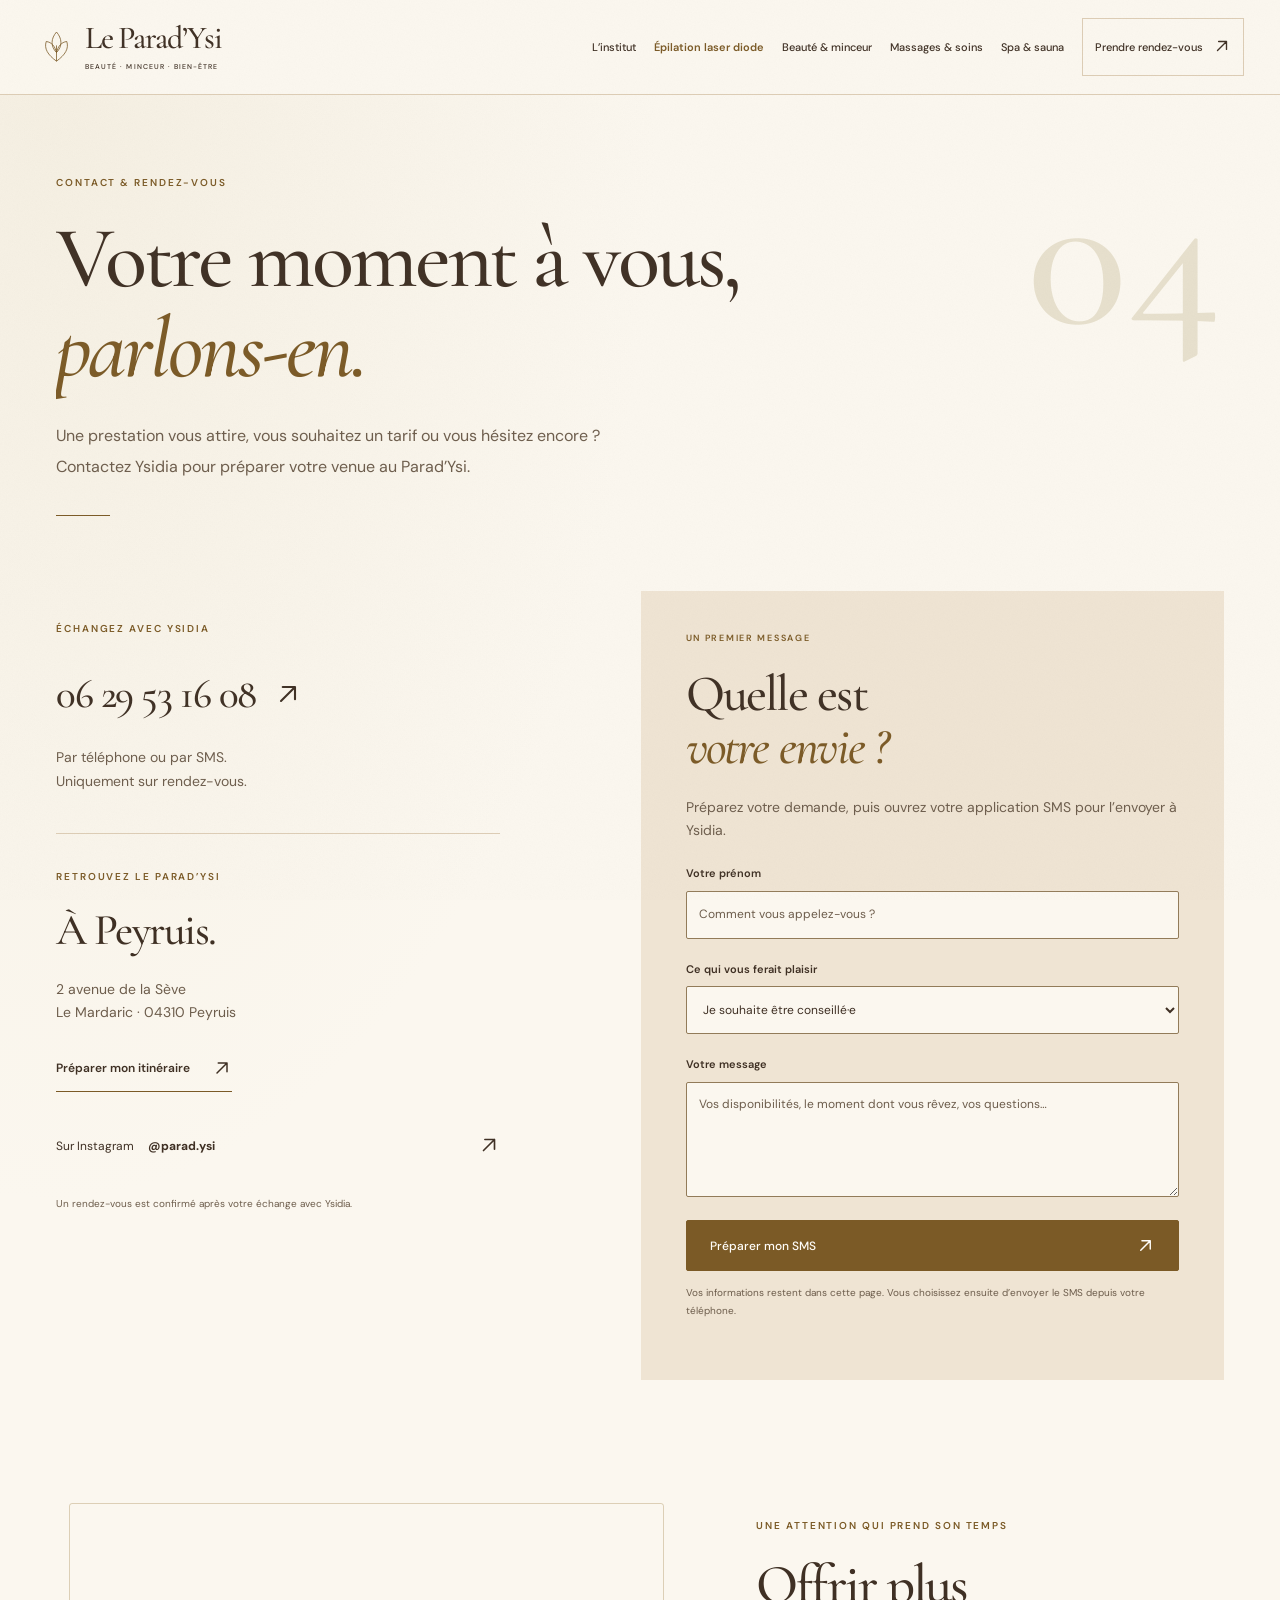
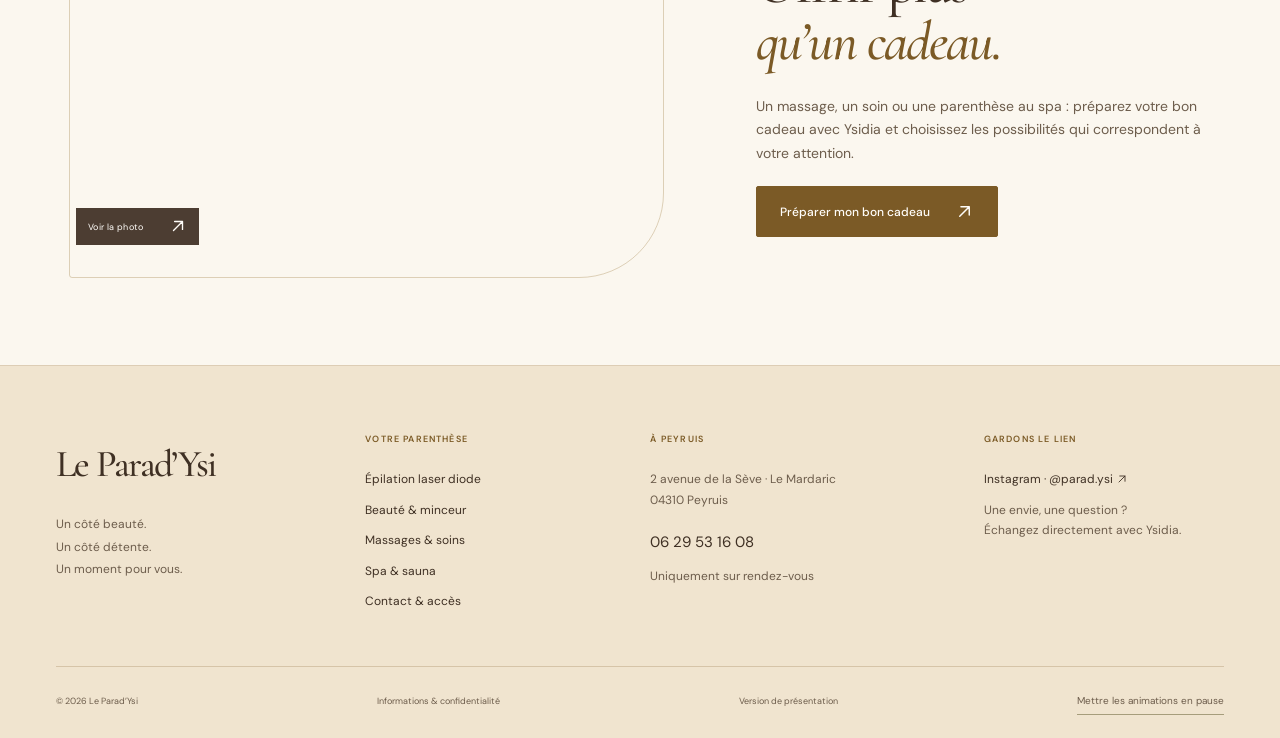
<file: contact.html>
<!doctype html>
<html lang="fr">
  <head>
    <meta charset="utf-8" />
    <meta name="viewport" content="width=device-width, initial-scale=1" />
    <meta name="robots" content="noindex,nofollow" />
    <meta name="referrer" content="strict-origin-when-cross-origin" />
    <meta name="theme-color" content="#efe4d3" />
    <meta
      http-equiv="Content-Security-Policy"
      content="default-src 'self'; script-src 'self'; style-src 'self'; img-src 'self' data:; font-src 'self'; connect-src 'none'; object-src 'none'; base-uri 'self'; form-action 'none'"
    />
    <title>Contact &amp; rendez-vous avec Ysidia · Le Parad’Ysi</title>
    <meta
      name="description"
      content="Contactez Ysidia au 06 29 53 16 08 pour votre rendez-vous au Parad’Ysi. 2 avenue de la Sève, Le Mardaric, 04310 Peyruis."
    />
    <link rel="canonical" href="https://propulsite1179.github.io/le-paradysi/contact.html" />
    <meta property="og:type" content="website" />
    <meta property="og:locale" content="fr_FR" />
    <meta property="og:site_name" content="Le Parad’Ysi" />
    <meta property="og:title" content="Contact &amp; rendez-vous avec Ysidia · Le Parad’Ysi" />
    <meta
      property="og:description"
      content="Contactez Ysidia au 06 29 53 16 08 pour votre rendez-vous au Parad’Ysi. 2 avenue de la Sève, Le Mardaric, 04310 Peyruis."
    />
    <meta property="og:url" content="https://propulsite1179.github.io/le-paradysi/contact.html" />
    <meta
      property="og:image"
      content="https://propulsite1179.github.io/le-paradysi/assets/espace-hd.webp"
    />
    <meta property="og:image:alt" content="L’espace spa du Parad’Ysi à Peyruis" />
    <meta name="twitter:card" content="summary_large_image" />
    <link rel="icon" href="assets/favicon.svg" type="image/svg+xml" />
    <link rel="apple-touch-icon" href="assets/icon.png" />
    <link rel="stylesheet" href="assets/fonts.css" />
    <link rel="stylesheet" href="assets/site.css?v=20261029-icons" />
    <link rel="stylesheet" href="assets/experience.css?v=20261025-laser-or" />
    <script src="assets/site.js?v=20261025-navigation" defer></script>
    <script src="assets/experience.js?v=20261029-icons" defer></script>
  </head>
  <body>
    <div class="reading-progress" aria-hidden="true"></div>
    <a class="skip-link" href="#contenu">Aller au contenu</a>
    <header class="site-header">
      <div class="header-inner">
        <a class="brand" href="index.html"
          ><svg viewBox="0 0 52 52" fill="none" aria-hidden="true">
            <path
              d="M26 44C15 36 10 28 13 19c7 1 11 6 13 14 2-8 6-13 13-14 3 9-2 17-13 25Z"
              stroke="currentColor"
            />
            <path d="M26 33C18 25 19 15 26 7c7 8 8 18 0 26Z" stroke="currentColor" />
            <path d="M26 44V24" stroke="currentColor" /></svg
          ><span>Le Parad’Ysi<small>BEAUTÉ · MINCEUR · BIEN-ÊTRE</small></span></a
        >
        <button class="menu-toggle" type="button" aria-expanded="false" aria-controls="navigation">
          <span class="menu-label">Menu</span><span class="menu-lines" aria-hidden="true"></span>
        </button>
        <nav id="navigation" class="navigation" aria-label="Navigation principale">
          <a href="index.html">L’institut</a>
          <a href="beaute-minceur.html#epilation-laser-diode">Épilation laser diode</a><a href="beaute-minceur.html">Beauté & minceur</a
          ><a href="massages.html">Massages & soins</a><a href="spa-sauna.html">Spa & sauna</a
          ><a class="nav-contact" href="contact.html" aria-current="page"
            >Prendre rendez-vous <span aria-hidden="true"><svg class="ui-icon" viewBox="0 0 16 16" aria-hidden="true" focusable="false"><path d="M4 12 12 4M5 4h7v7"/></svg></span></a
          >
        </nav>
      </div>
    </header>
    <main id="contenu">
      <section class="page-intro container">
        <p class="eyebrow">CONTACT & RENDEZ-VOUS</p>
        <h1>Votre moment à vous,<br /><em>parlons-en.</em></h1>
        <p class="intro-lead">
          Une prestation vous attire, vous souhaitez un tarif ou vous hésitez encore ? Contactez
          Ysidia pour préparer votre venue au Parad’Ysi.
        </p>
        <span class="page-number" aria-hidden="true">04</span>
      </section>
      <section class="container contact-grid">
        <div class="contact-info">
          <p class="eyebrow">ÉCHANGEZ AVEC YSIDIA</p>
          <a class="contact-phone" href="tel:+33629531608"
            >06 29 53 16 08 <span aria-hidden="true"><svg class="ui-icon" viewBox="0 0 16 16" aria-hidden="true" focusable="false"><path d="M4 12 12 4M5 4h7v7"/></svg></span></a
          >
          <p>Par téléphone ou par SMS.<br />Uniquement sur rendez-vous.</p>
          <div class="contact-place">
            <p class="eyebrow">RETROUVEZ LE PARAD’YSI</p>
            <h2>À Peyruis.</h2>
            <address>2 avenue de la Sève<br />Le Mardaric · 04310 Peyruis</address>
            <a
              class="text-link"
              href="https://www.google.com/maps/dir/?api=1&destination=2%20avenue%20de%20la%20S%C3%A8ve%2C%20Le%20Mardaric%2C%2004310%20Peyruis"
              target="_blank"
              rel="noopener noreferrer"
              >Préparer mon itinéraire <span aria-hidden="true"><svg class="ui-icon" viewBox="0 0 16 16" aria-hidden="true" focusable="false"><path d="M4 12 12 4M5 4h7v7"/></svg></span></a
            >
          </div>
          <a
            class="social-link"
            href="https://www.instagram.com/parad.ysi/"
            target="_blank"
            rel="noopener noreferrer"
            >Sur Instagram <strong>@parad.ysi</strong> <span aria-hidden="true"><svg class="ui-icon" viewBox="0 0 16 16" aria-hidden="true" focusable="false"><path d="M4 12 12 4M5 4h7v7"/></svg></span></a
          >
          <p class="fine-print">Un rendez-vous est confirmé après votre échange avec Ysidia.</p>
        </div>
        <div class="request-panel">
          <p class="eyebrow">UN PREMIER MESSAGE</p>
          <h2>Quelle est<br /><em>votre envie ?</em></h2>
          <p>Préparez votre demande, puis ouvrez votre application SMS pour l’envoyer à Ysidia.</p>
          <form id="appointment-form">
            <div class="form-field">
              <label for="first-name">Votre prénom</label
              ><input
                id="first-name"
                name="firstName"
                autocomplete="given-name"
                maxlength="80"
                required
                placeholder="Comment vous appelez-vous ?"
              />
            </div>
            <div class="form-field">
              <label for="service">Ce qui vous ferait plaisir</label
              ><select id="service" name="service">
                <option value="Une première visite">Je souhaite être conseillé·e</option>
                <option>Beauté et minceur</option>
                <option>Épilation laser diode</option>
                <option>Soins du visage</option>
                <option>Soin visage et massage du dos · 1 h</option>
                <option>Massage balinais</option>
                <option>Papouille thérapie</option>
                <option>Massage en duo</option>
                <option>Massages et soins bien-être</option>
                <option>Soins énergétiques</option>
                <option>Spa et sauna</option>
                <option>Un bon cadeau</option>
                <option>Une autre demande</option>
              </select>
            </div>
            <div class="form-field">
              <label for="message">Votre message</label
              ><textarea
                id="message"
                name="message"
                rows="4"
                maxlength="800"
                required
                placeholder="Vos disponibilités, le moment dont vous rêvez, vos questions…"
              ></textarea>
            </div>
            <button class="button" type="submit">
              Préparer mon SMS <span aria-hidden="true"><svg class="ui-icon" viewBox="0 0 16 16" aria-hidden="true" focusable="false"><path d="M4 12 12 4M5 4h7v7"/></svg></span>
            </button>
            <p class="form-note">
              Vos informations restent dans cette page. Vous choisissez ensuite d’envoyer le SMS
              depuis votre téléphone.
            </p>
            <div id="sms-result" class="sms-result" hidden>
              <h3>Votre message est prêt.</h3>
              <p id="sms-text"></p>
              <a id="sms-link" class="button" href="sms:+33629531608"
                >Ouvrir mon application SMS <span aria-hidden="true"><svg class="ui-icon" viewBox="0 0 16 16" aria-hidden="true" focusable="false"><path d="M4 12 12 4M5 4h7v7"/></svg></span></a
              >
              <p class="fine-print">
                Sur ordinateur, vous pouvez copier ce texte et l’envoyer au 06 29 53 16 08. La
                préparation du message ne confirme pas le rendez-vous.
              </p>
            </div>
          </form>
        </div>
      </section>
      <section class="gift-photo-section container" data-gallery-group>
        <div class="gift-real-photo">
          <button
            class="image-zoom"
            type="button"
            data-image="assets/bon-cadeau-hd.webp"
            data-caption="Les bons cadeaux du Parad’Ysi"
            aria-label="Voir la photo : Les bons cadeaux du Parad’Ysi"
          >
            <img
              src="assets/bon-cadeau-hd.webp"
              width="1179"
              height="1014"
              alt="Les bons cadeaux du Parad’Ysi"
              class=""
              loading="lazy"
              decoding="async"
            /><span class="zoom-label">Voir la photo<span aria-hidden="true"><svg class="ui-icon" viewBox="0 0 16 16" aria-hidden="true" focusable="false"><path d="M4 12 12 4M5 4h7v7"/></svg></span></span>
          </button>
        </div>
        <div>
          <p class="eyebrow">UNE ATTENTION QUI PREND SON TEMPS</p>
          <h2>Offrir plus<br /><em>qu’un cadeau.</em></h2>
          <p>
            Un massage, un soin ou une parenthèse au spa : préparez votre bon cadeau avec Ysidia et
            choisissez les possibilités qui correspondent à votre attention.
          </p>
          <a class="button" href="contact.html?soin=Un%20bon%20cadeau"
            >Préparer mon bon cadeau<span aria-hidden="true"><svg class="ui-icon" viewBox="0 0 16 16" aria-hidden="true" focusable="false"><path d="M4 12 12 4M5 4h7v7"/></svg></span></a
          >
        </div>
      </section>
    </main>
    <footer class="site-footer">
      <div class="container footer-grid">
        <div class="footer-brand">
          <a class="wordmark" href="index.html">Le Parad’Ysi</a>
          <p>Un côté beauté.<br />Un côté détente.<br />Un moment pour vous.</p>
        </div>
        <div>
          <p class="footer-title">Votre parenthèse</p>
          <a href="beaute-minceur.html#epilation-laser-diode">Épilation laser diode</a>
          <a href="beaute-minceur.html">Beauté & minceur</a
          ><a href="massages.html">Massages & soins</a><a href="spa-sauna.html">Spa & sauna</a
          ><a href="contact.html">Contact & accès</a>
        </div>
        <div>
          <p class="footer-title">À Peyruis</p>
          <p>2 avenue de la Sève · Le Mardaric<br />04310 Peyruis</p>
          <a href="tel:+33629531608" class="footer-phone">06 29 53 16 08</a>
          <p>Uniquement sur rendez-vous</p>
        </div>
        <div>
          <p class="footer-title">Gardons le lien</p>
          <a href="https://www.instagram.com/parad.ysi/" target="_blank" rel="noopener noreferrer"
            >Instagram · @parad.ysi <span aria-hidden="true"><svg class="ui-icon" viewBox="0 0 16 16" aria-hidden="true" focusable="false"><path d="M4 12 12 4M5 4h7v7"/></svg></span></a
          >
          <p>Une envie, une question ?<br />Échangez directement avec Ysidia.</p>
        </div>
      </div>
      <div class="container footer-bottom">
        <span>© 2026 Le Parad’Ysi</span
        ><a href="informations.html">Informations & confidentialité</a
        ><span>Version de présentation</span
        ><button class="motion-toggle" type="button" aria-pressed="false">
          Mettre les animations en pause
        </button>
      </div>
    </footer>
    <nav aria-label="Rendez-vous rapide">
      <a class="mobile-contact" href="contact.html"
        >Demander un rendez-vous <span aria-hidden="true"><svg class="ui-icon" viewBox="0 0 16 16" aria-hidden="true" focusable="false"><path d="M4 12 12 4M5 4h7v7"/></svg></span></a
      >
    </nav>
    <dialog class="photo-dialog" aria-labelledby="photo-caption">
      <button class="photo-close" type="button" aria-label="Fermer la photographie">
        Fermer <span aria-hidden="true">×</span>
      </button>
      <figure>
        <img
          id="photo-full"
          src="assets/espace-hd.webp"
          width="1920"
          height="1440"
          alt="L’espace du Parad’Ysi"
          class=""
          loading="lazy"
          decoding="async"
        />
        <figcaption id="photo-caption" aria-live="polite"></figcaption>
      </figure>
      <div class="photo-navigation">
        <button type="button" class="photo-previous" aria-label="Photographie précédente"><svg class="ui-icon" viewBox="0 0 16 16" aria-hidden="true" focusable="false"><path d="M13 8H3m5-5L3 8l5 5"/></svg></button
        ><span id="photo-counter"></span
        ><button type="button" class="photo-next" aria-label="Photographie suivante"><svg class="ui-icon" viewBox="0 0 16 16" aria-hidden="true" focusable="false"><path d="M3 8h10M8 3l5 5-5 5"/></svg></button>
      </div>
    </dialog>
  </body>
</html>
</file>
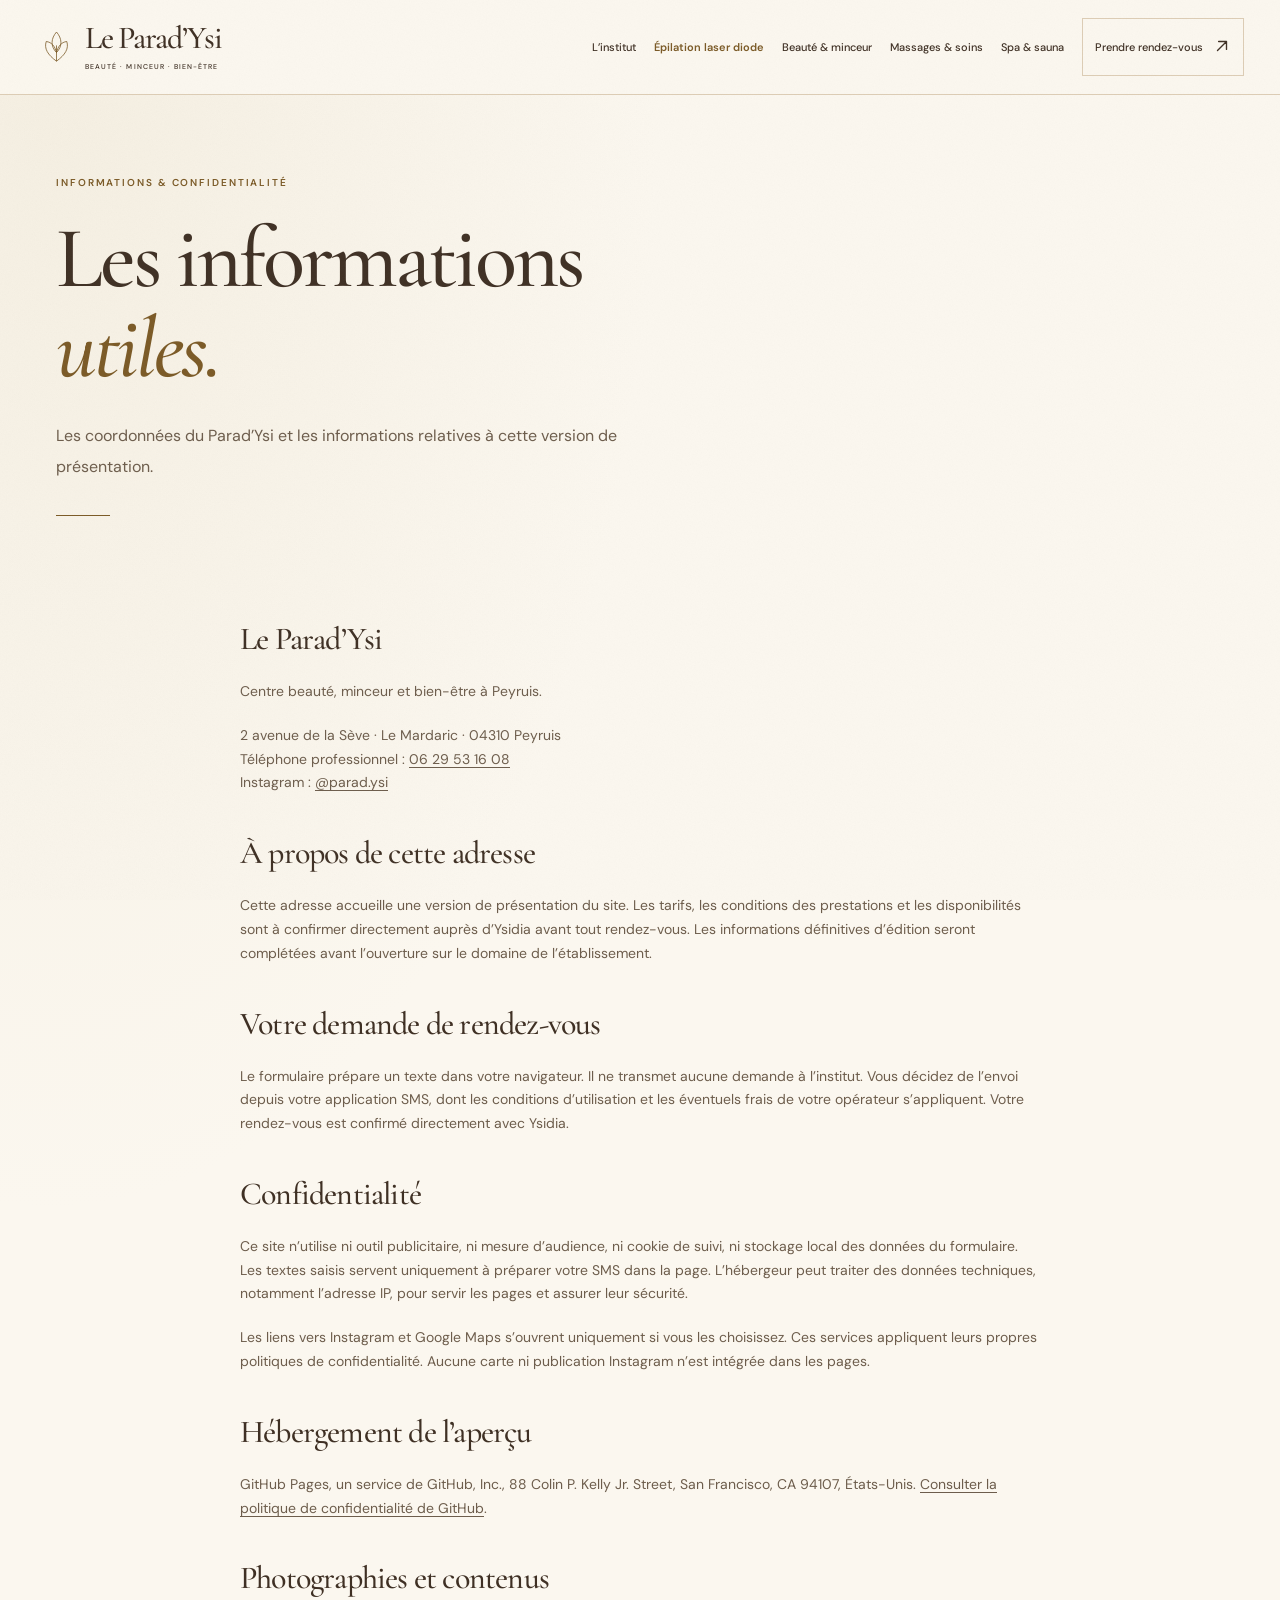
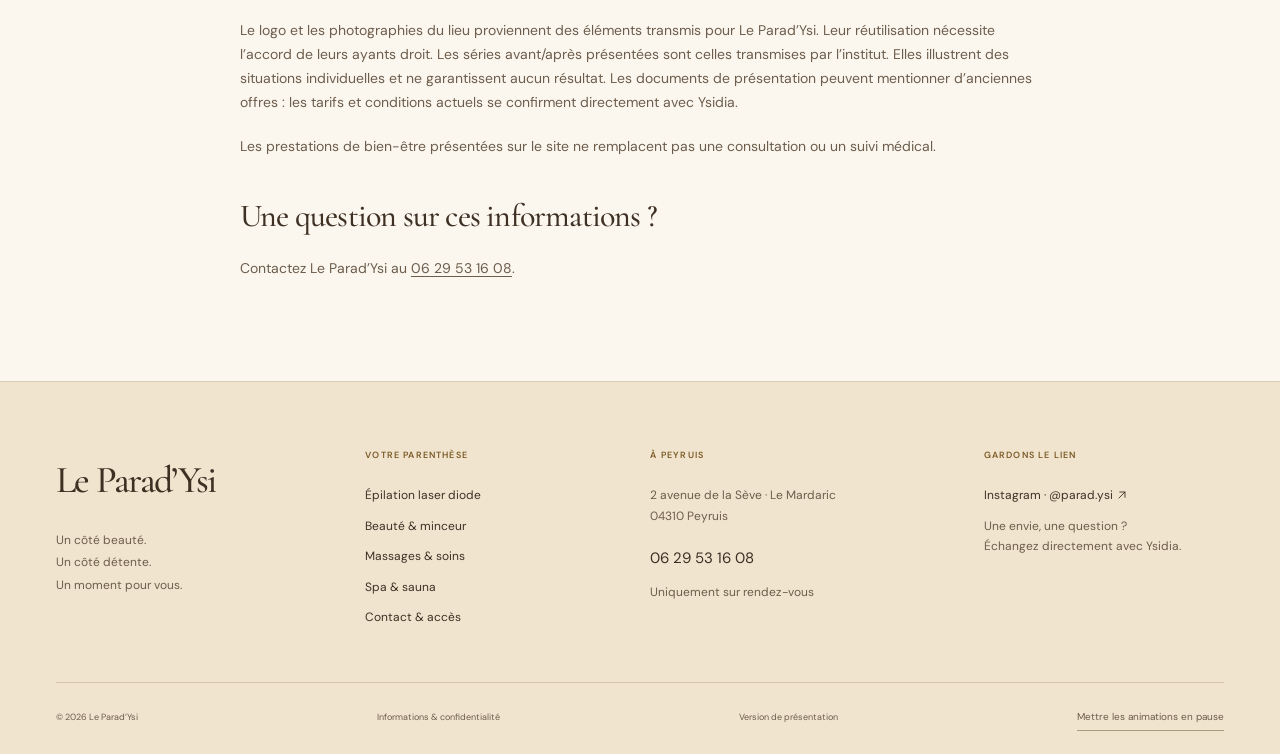
<file: informations.html>
<!doctype html>
<html lang="fr">
  <head>
    <meta charset="utf-8" />
    <meta name="viewport" content="width=device-width, initial-scale=1" />
    <meta name="robots" content="noindex,nofollow" />
    <meta name="referrer" content="strict-origin-when-cross-origin" />
    <meta name="theme-color" content="#efe4d3" />
    <meta
      http-equiv="Content-Security-Policy"
      content="default-src 'self'; script-src 'self'; style-src 'self'; img-src 'self' data:; font-src 'self'; connect-src 'none'; object-src 'none'; base-uri 'self'; form-action 'none'"
    />
    <title>Informations &amp; confidentialité · Le Parad’Ysi</title>
    <meta
      name="description"
      content="Informations relatives au Parad’Ysi, à la préparation de votre demande de rendez-vous et à la confidentialité de ce site de présentation."
    />
    <link rel="canonical" href="https://propulsite1179.github.io/le-paradysi/informations.html" />
    <meta property="og:type" content="website" />
    <meta property="og:locale" content="fr_FR" />
    <meta property="og:site_name" content="Le Parad’Ysi" />
    <meta property="og:title" content="Informations &amp; confidentialité · Le Parad’Ysi" />
    <meta
      property="og:description"
      content="Informations relatives au Parad’Ysi, à la préparation de votre demande de rendez-vous et à la confidentialité de ce site de présentation."
    />
    <meta
      property="og:url"
      content="https://propulsite1179.github.io/le-paradysi/informations.html"
    />
    <meta
      property="og:image"
      content="https://propulsite1179.github.io/le-paradysi/assets/espace-hd.webp"
    />
    <meta property="og:image:alt" content="L’espace spa du Parad’Ysi à Peyruis" />
    <meta name="twitter:card" content="summary_large_image" />
    <link rel="icon" href="assets/favicon.svg" type="image/svg+xml" />
    <link rel="apple-touch-icon" href="assets/icon.png" />
    <link rel="stylesheet" href="assets/fonts.css" />
    <link rel="stylesheet" href="assets/site.css?v=20261029-icons" />
    <link rel="stylesheet" href="assets/experience.css?v=20261025-laser-or" />
    <script src="assets/site.js?v=20261025-navigation" defer></script>
    <script src="assets/experience.js?v=20261029-icons" defer></script>
  </head>
  <body>
    <div class="reading-progress" aria-hidden="true"></div>
    <a class="skip-link" href="#contenu">Aller au contenu</a>
    <header class="site-header">
      <div class="header-inner">
        <a class="brand" href="index.html"
          ><svg viewBox="0 0 52 52" fill="none" aria-hidden="true">
            <path
              d="M26 44C15 36 10 28 13 19c7 1 11 6 13 14 2-8 6-13 13-14 3 9-2 17-13 25Z"
              stroke="currentColor"
            />
            <path d="M26 33C18 25 19 15 26 7c7 8 8 18 0 26Z" stroke="currentColor" />
            <path d="M26 44V24" stroke="currentColor" /></svg
          ><span>Le Parad’Ysi<small>BEAUTÉ · MINCEUR · BIEN-ÊTRE</small></span></a
        >
        <button class="menu-toggle" type="button" aria-expanded="false" aria-controls="navigation">
          <span class="menu-label">Menu</span><span class="menu-lines" aria-hidden="true"></span>
        </button>
        <nav id="navigation" class="navigation" aria-label="Navigation principale">
          <a href="index.html">L’institut</a>
          <a href="beaute-minceur.html#epilation-laser-diode">Épilation laser diode</a><a href="beaute-minceur.html">Beauté & minceur</a
          ><a href="massages.html">Massages & soins</a><a href="spa-sauna.html">Spa & sauna</a
          ><a class="nav-contact" href="contact.html"
            >Prendre rendez-vous <span aria-hidden="true"><svg class="ui-icon" viewBox="0 0 16 16" aria-hidden="true" focusable="false"><path d="M4 12 12 4M5 4h7v7"/></svg></span></a
          >
        </nav>
      </div>
    </header>
    <main id="contenu">
      <section class="page-intro container">
        <p class="eyebrow">INFORMATIONS & CONFIDENTIALITÉ</p>
        <h1>Les informations<br /><em>utiles.</em></h1>
        <p class="intro-lead">
          Les coordonnées du Parad’Ysi et les informations relatives à cette version de
          présentation.
        </p>
        <span class="page-number" aria-hidden="true"></span>
      </section>
      <section class="container legal-content">
        <h2>Le Parad’Ysi</h2>
        <p>Centre beauté, minceur et bien-être à Peyruis.</p>
        <p>
          2 avenue de la Sève · Le Mardaric · 04310 Peyruis<br />Téléphone professionnel :
          <a href="tel:+33629531608">06 29 53 16 08</a><br />Instagram :
          <a href="https://www.instagram.com/parad.ysi/" target="_blank" rel="noopener noreferrer"
            >@parad.ysi</a
          >
        </p>
        <h2>À propos de cette adresse</h2>
        <p>
          Cette adresse accueille une version de présentation du site. Les tarifs, les conditions
          des prestations et les disponibilités sont à confirmer directement auprès d’Ysidia avant
          tout rendez-vous. Les informations définitives d’édition seront complétées avant
          l’ouverture sur le domaine de l’établissement.
        </p>
        <h2>Votre demande de rendez-vous</h2>
        <p>
          Le formulaire prépare un texte dans votre navigateur. Il ne transmet aucune demande à
          l’institut. Vous décidez de l’envoi depuis votre application SMS, dont les conditions
          d’utilisation et les éventuels frais de votre opérateur s’appliquent. Votre rendez-vous
          est confirmé directement avec Ysidia.
        </p>
        <h2>Confidentialité</h2>
        <p>
          Ce site n’utilise ni outil publicitaire, ni mesure d’audience, ni cookie de suivi, ni
          stockage local des données du formulaire. Les textes saisis servent uniquement à préparer
          votre SMS dans la page. L’hébergeur peut traiter des données techniques, notamment
          l’adresse IP, pour servir les pages et assurer leur sécurité.
        </p>
        <p>
          Les liens vers Instagram et Google Maps s’ouvrent uniquement si vous les choisissez. Ces
          services appliquent leurs propres politiques de confidentialité. Aucune carte ni
          publication Instagram n’est intégrée dans les pages.
        </p>
        <h2>Hébergement de l’aperçu</h2>
        <p>
          GitHub Pages, un service de GitHub, Inc., 88 Colin P. Kelly Jr. Street, San Francisco, CA
          94107, États-Unis.
          <a
            href="https://docs.github.com/en/site-policy/privacy-policies/github-general-privacy-statement"
            target="_blank"
            rel="noopener noreferrer"
            >Consulter la politique de confidentialité de GitHub</a
          >.
        </p>
        <h2>Photographies et contenus</h2>
        <p>
          Le logo et les photographies du lieu proviennent des éléments transmis pour Le Parad’Ysi.
          Leur réutilisation nécessite l’accord de leurs ayants droit. Les séries avant/après
          présentées sont celles transmises par l’institut. Elles illustrent des situations
          individuelles et ne garantissent aucun résultat. Les documents de présentation peuvent
          mentionner d’anciennes offres : les tarifs et conditions actuels se confirment directement
          avec Ysidia.
        </p>
        <p>
          Les prestations de bien-être présentées sur le site ne remplacent pas une consultation ou
          un suivi médical.
        </p>
        <h2>Une question sur ces informations ?</h2>
        <p>Contactez Le Parad’Ysi au <a href="tel:+33629531608">06 29 53 16 08</a>.</p>
      </section>
    </main>
    <footer class="site-footer">
      <div class="container footer-grid">
        <div class="footer-brand">
          <a class="wordmark" href="index.html">Le Parad’Ysi</a>
          <p>Un côté beauté.<br />Un côté détente.<br />Un moment pour vous.</p>
        </div>
        <div>
          <p class="footer-title">Votre parenthèse</p>
          <a href="beaute-minceur.html#epilation-laser-diode">Épilation laser diode</a>
          <a href="beaute-minceur.html">Beauté & minceur</a
          ><a href="massages.html">Massages & soins</a><a href="spa-sauna.html">Spa & sauna</a
          ><a href="contact.html">Contact & accès</a>
        </div>
        <div>
          <p class="footer-title">À Peyruis</p>
          <p>2 avenue de la Sève · Le Mardaric<br />04310 Peyruis</p>
          <a href="tel:+33629531608" class="footer-phone">06 29 53 16 08</a>
          <p>Uniquement sur rendez-vous</p>
        </div>
        <div>
          <p class="footer-title">Gardons le lien</p>
          <a href="https://www.instagram.com/parad.ysi/" target="_blank" rel="noopener noreferrer"
            >Instagram · @parad.ysi <span aria-hidden="true"><svg class="ui-icon" viewBox="0 0 16 16" aria-hidden="true" focusable="false"><path d="M4 12 12 4M5 4h7v7"/></svg></span></a
          >
          <p>Une envie, une question ?<br />Échangez directement avec Ysidia.</p>
        </div>
      </div>
      <div class="container footer-bottom">
        <span>© 2026 Le Parad’Ysi</span
        ><a href="informations.html">Informations & confidentialité</a
        ><span>Version de présentation</span
        ><button class="motion-toggle" type="button" aria-pressed="false">
          Mettre les animations en pause
        </button>
      </div>
    </footer>
    <nav aria-label="Rendez-vous rapide">
      <a class="mobile-contact" href="contact.html"
        >Demander un rendez-vous <span aria-hidden="true"><svg class="ui-icon" viewBox="0 0 16 16" aria-hidden="true" focusable="false"><path d="M4 12 12 4M5 4h7v7"/></svg></span></a
      >
    </nav>
    <dialog class="photo-dialog" aria-labelledby="photo-caption">
      <button class="photo-close" type="button" aria-label="Fermer la photographie">
        Fermer <span aria-hidden="true">×</span>
      </button>
      <figure>
        <img
          id="photo-full"
          src="assets/espace-hd.webp"
          width="1920"
          height="1440"
          alt="L’espace du Parad’Ysi"
          class=""
          loading="lazy"
          decoding="async"
        />
        <figcaption id="photo-caption" aria-live="polite"></figcaption>
      </figure>
      <div class="photo-navigation">
        <button type="button" class="photo-previous" aria-label="Photographie précédente"><svg class="ui-icon" viewBox="0 0 16 16" aria-hidden="true" focusable="false"><path d="M13 8H3m5-5L3 8l5 5"/></svg></button
        ><span id="photo-counter"></span
        ><button type="button" class="photo-next" aria-label="Photographie suivante"><svg class="ui-icon" viewBox="0 0 16 16" aria-hidden="true" focusable="false"><path d="M3 8h10M8 3l5 5-5 5"/></svg></button>
      </div>
    </dialog>
  </body>
</html>
</file>
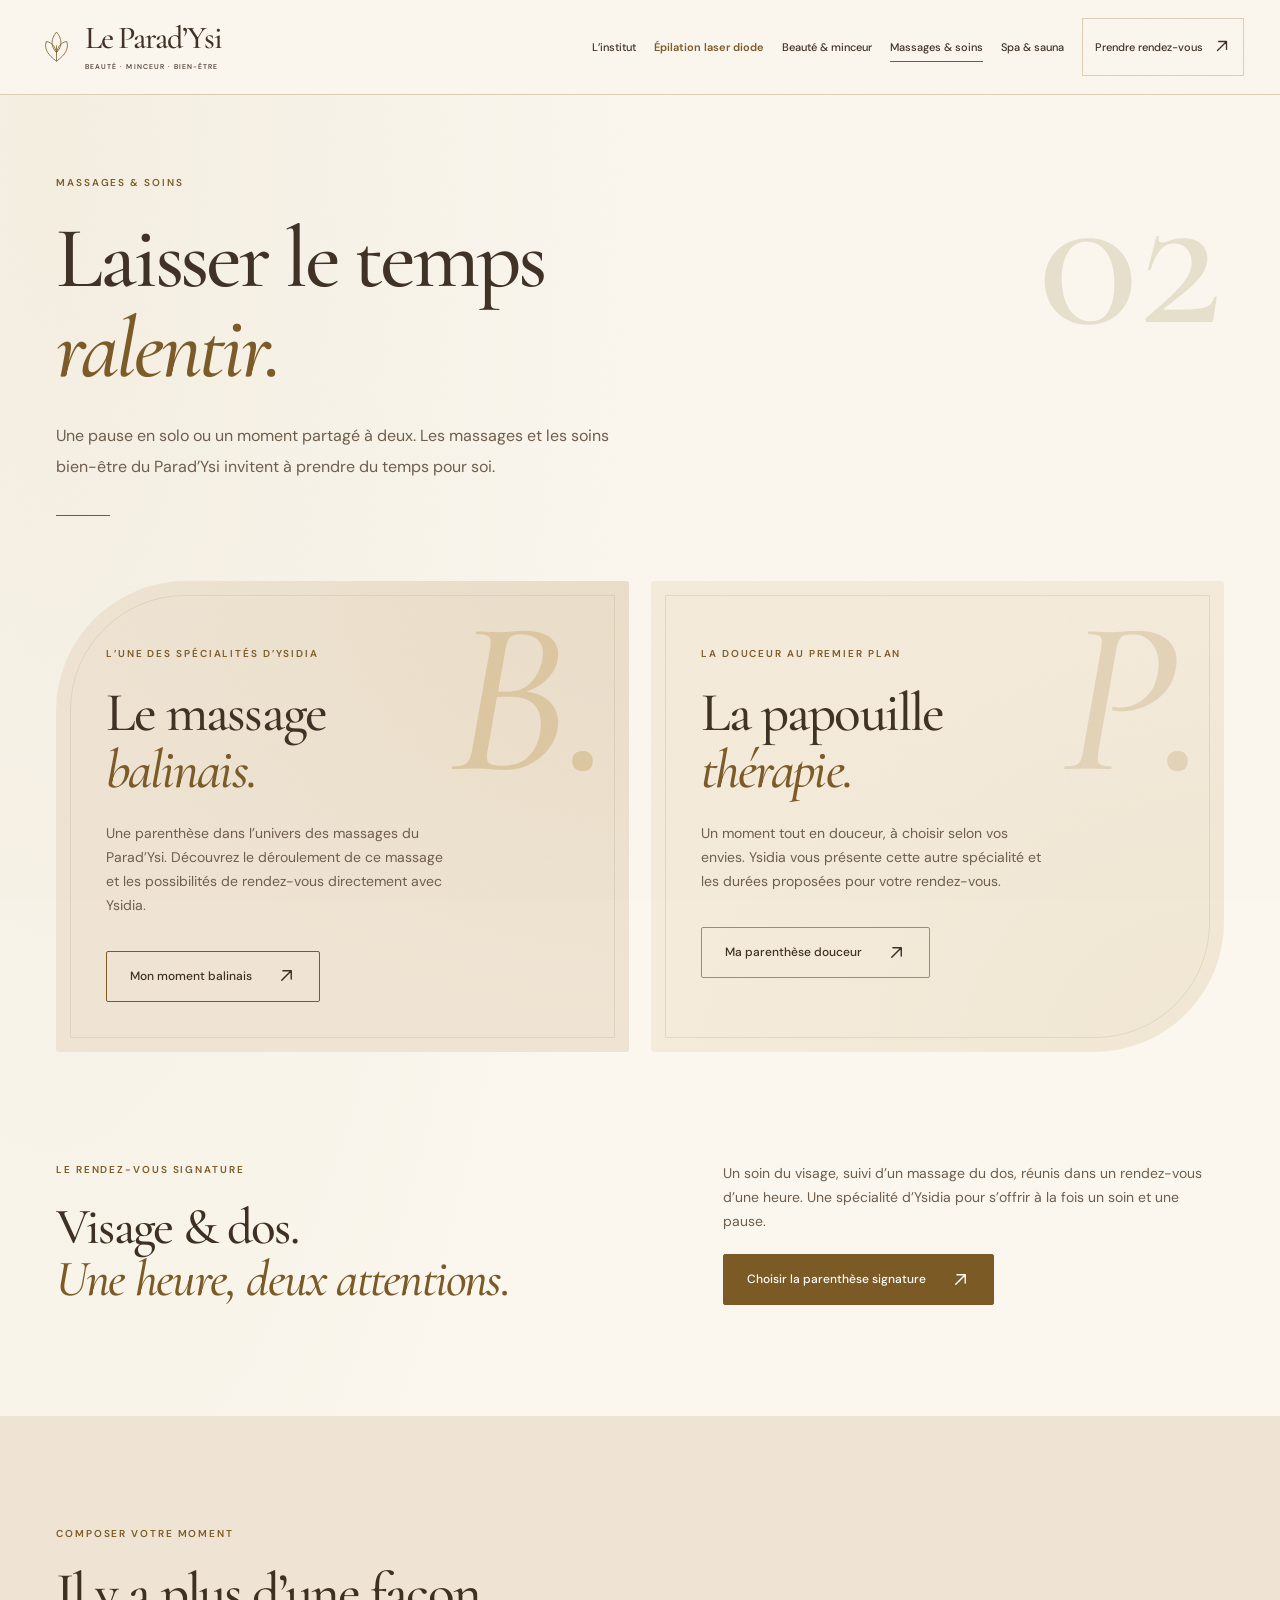
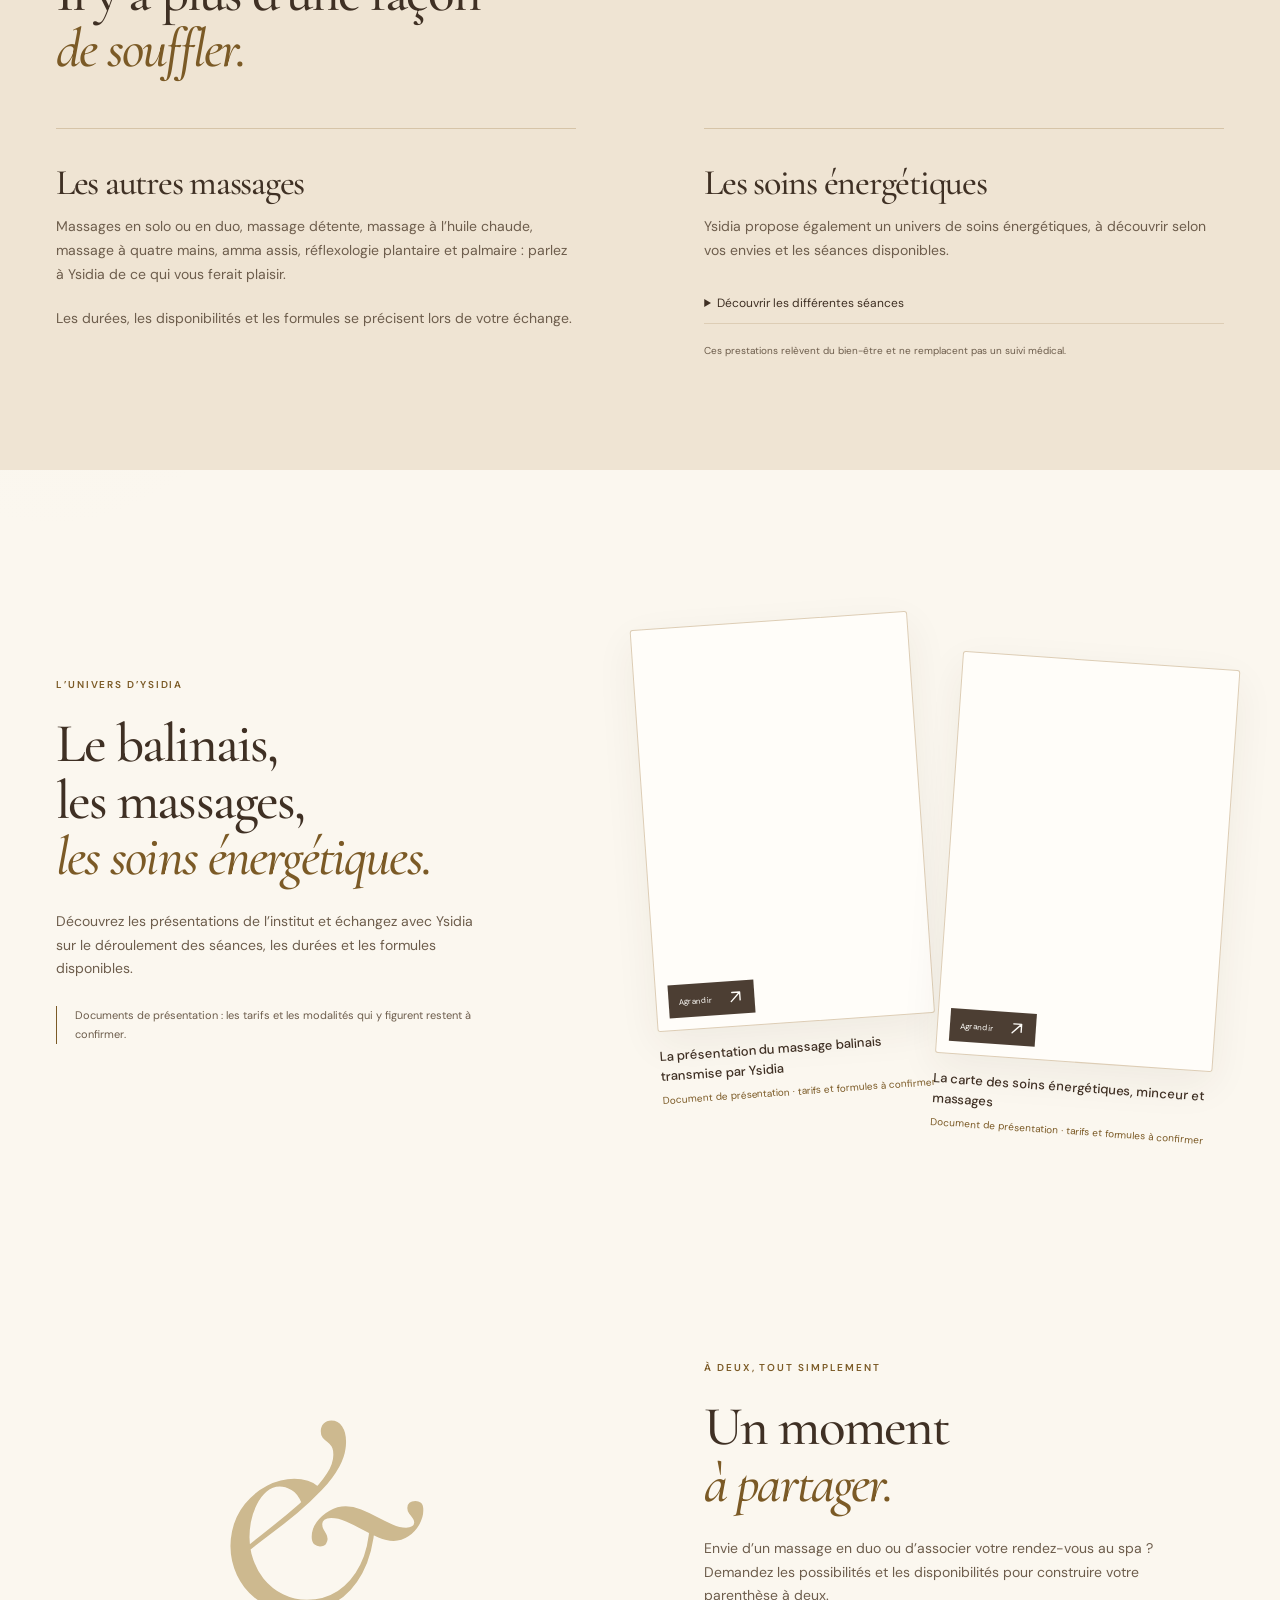
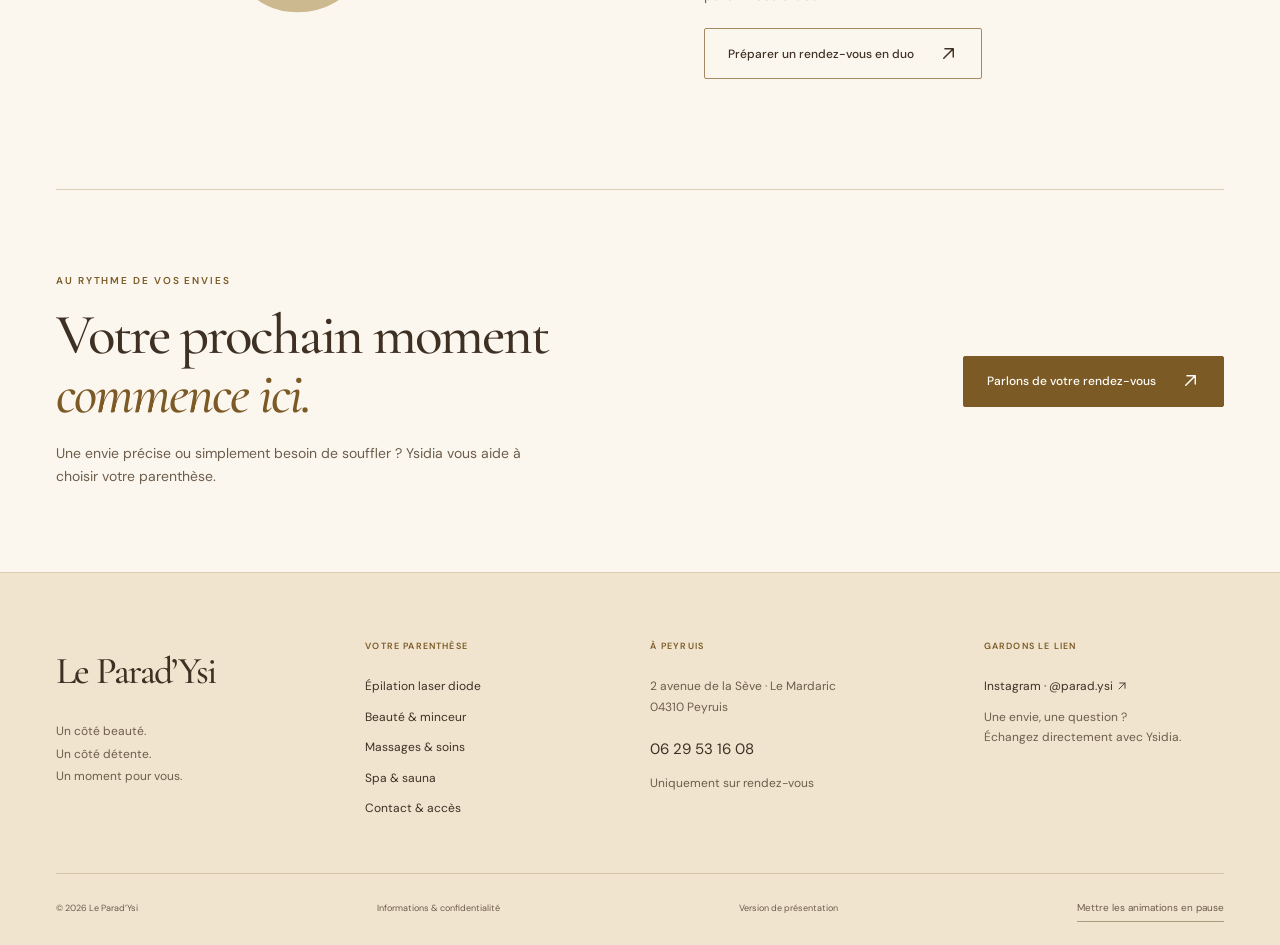
<file: massages.html>
<!doctype html>
<html lang="fr">
  <head>
    <meta charset="utf-8" />
    <meta name="viewport" content="width=device-width, initial-scale=1" />
    <meta name="robots" content="noindex,nofollow" />
    <meta name="referrer" content="strict-origin-when-cross-origin" />
    <meta name="theme-color" content="#efe4d3" />
    <meta
      http-equiv="Content-Security-Policy"
      content="default-src 'self'; script-src 'self'; style-src 'self'; img-src 'self' data:; font-src 'self'; connect-src 'none'; object-src 'none'; base-uri 'self'; form-action 'none'"
    />
    <title>Massages &amp; soins bien-être à Peyruis · Le Parad’Ysi</title>
    <meta
      name="description"
      content="Massage balinais, papouille thérapie, soins énergétiques, massages solo et duo. Découvrez les spécialités d’Ysidia au Parad’Ysi, à Peyruis."
    />
    <link rel="canonical" href="https://propulsite1179.github.io/le-paradysi/massages.html" />
    <meta property="og:type" content="website" />
    <meta property="og:locale" content="fr_FR" />
    <meta property="og:site_name" content="Le Parad’Ysi" />
    <meta property="og:title" content="Massages &amp; soins bien-être à Peyruis · Le Parad’Ysi" />
    <meta
      property="og:description"
      content="Massage balinais, papouille thérapie, soins énergétiques, massages solo et duo. Découvrez les spécialités d’Ysidia au Parad’Ysi, à Peyruis."
    />
    <meta property="og:url" content="https://propulsite1179.github.io/le-paradysi/massages.html" />
    <meta
      property="og:image"
      content="https://propulsite1179.github.io/le-paradysi/assets/espace-hd.webp"
    />
    <meta property="og:image:alt" content="L’espace spa du Parad’Ysi à Peyruis" />
    <meta name="twitter:card" content="summary_large_image" />
    <link rel="icon" href="assets/favicon.svg" type="image/svg+xml" />
    <link rel="apple-touch-icon" href="assets/icon.png" />
    <link rel="stylesheet" href="assets/fonts.css" />
    <link rel="stylesheet" href="assets/site.css?v=20261029-icons" />
    <link rel="stylesheet" href="assets/experience.css?v=20261025-laser-or" />
    <script src="assets/site.js?v=20261025-navigation" defer></script>
    <script src="assets/experience.js?v=20261029-icons" defer></script>
  </head>
  <body>
    <div class="reading-progress" aria-hidden="true"></div>
    <a class="skip-link" href="#contenu">Aller au contenu</a>
    <header class="site-header">
      <div class="header-inner">
        <a class="brand" href="index.html"
          ><svg viewBox="0 0 52 52" fill="none" aria-hidden="true">
            <path
              d="M26 44C15 36 10 28 13 19c7 1 11 6 13 14 2-8 6-13 13-14 3 9-2 17-13 25Z"
              stroke="currentColor"
            />
            <path d="M26 33C18 25 19 15 26 7c7 8 8 18 0 26Z" stroke="currentColor" />
            <path d="M26 44V24" stroke="currentColor" /></svg
          ><span>Le Parad’Ysi<small>BEAUTÉ · MINCEUR · BIEN-ÊTRE</small></span></a
        >
        <button class="menu-toggle" type="button" aria-expanded="false" aria-controls="navigation">
          <span class="menu-label">Menu</span><span class="menu-lines" aria-hidden="true"></span>
        </button>
        <nav id="navigation" class="navigation" aria-label="Navigation principale">
          <a href="index.html">L’institut</a>
          <a href="beaute-minceur.html#epilation-laser-diode">Épilation laser diode</a><a href="beaute-minceur.html">Beauté & minceur</a
          ><a href="massages.html" aria-current="page">Massages & soins</a
          ><a href="spa-sauna.html">Spa & sauna</a
          ><a class="nav-contact" href="contact.html"
            >Prendre rendez-vous <span aria-hidden="true"><svg class="ui-icon" viewBox="0 0 16 16" aria-hidden="true" focusable="false"><path d="M4 12 12 4M5 4h7v7"/></svg></span></a
          >
        </nav>
      </div>
    </header>
    <main id="contenu">
      <section class="page-intro container">
        <p class="eyebrow">MASSAGES & SOINS</p>
        <h1>Laisser le temps<br /><em>ralentir.</em></h1>
        <p class="intro-lead">
          Une pause en solo ou un moment partagé à deux. Les massages et les soins bien-être du
          Parad’Ysi invitent à prendre du temps pour soi.
        </p>
        <span class="page-number" aria-hidden="true">02</span>
      </section>
      <section class="container massage-highlights">
        <article class="massage-feature">
          <span class="feature-mark" aria-hidden="true">B.</span>
          <p class="eyebrow">L’UNE DES SPÉCIALITÉS D’YSIDIA</p>
          <h2>Le massage<br /><em>balinais.</em></h2>
          <p>
            Une parenthèse dans l’univers des massages du Parad’Ysi. Découvrez le déroulement de ce
            massage et les possibilités de rendez-vous directement avec Ysidia.
          </p>
          <a class="button button-outline" href="contact.html?soin=Massage%20balinais"
            >Mon moment balinais<span aria-hidden="true"><svg class="ui-icon" viewBox="0 0 16 16" aria-hidden="true" focusable="false"><path d="M4 12 12 4M5 4h7v7"/></svg></span></a
          >
        </article>
        <article class="massage-feature massage-feature-light">
          <span class="feature-mark" aria-hidden="true">P.</span>
          <p class="eyebrow">LA DOUCEUR AU PREMIER PLAN</p>
          <h2>La papouille<br /><em>thérapie.</em></h2>
          <p>
            Un moment tout en douceur, à choisir selon vos envies. Ysidia vous présente cette autre
            spécialité et les durées proposées pour votre rendez-vous.
          </p>
          <a class="button button-outline" href="contact.html?soin=Papouille%20th%C3%A9rapie"
            >Ma parenthèse douceur<span aria-hidden="true"><svg class="ui-icon" viewBox="0 0 16 16" aria-hidden="true" focusable="false"><path d="M4 12 12 4M5 4h7v7"/></svg></span></a
          >
        </article>
      </section>
      <section class="section container signature-mini">
        <div>
          <p class="eyebrow">LE RENDEZ-VOUS SIGNATURE</p>
          <h2>Visage & dos.<br /><em>Une heure, deux attentions.</em></h2>
        </div>
        <div>
          <p>
            Un soin du visage, suivi d’un massage du dos, réunis dans un rendez-vous d’une heure.
            Une spécialité d’Ysidia pour s’offrir à la fois un soin et une pause.
          </p>
          <a
            class="button"
            href="contact.html?soin=Soin%20visage%20et%20massage%20du%20dos%20%C2%B7%201%20h"
            >Choisir la parenthèse signature<span aria-hidden="true"><svg class="ui-icon" viewBox="0 0 16 16" aria-hidden="true" focusable="false"><path d="M4 12 12 4M5 4h7v7"/></svg></span></a
          >
        </div>
      </section>
      <section class="muted-section">
        <div class="container section">
          <div class="section-heading wide">
            <p class="eyebrow">COMPOSER VOTRE MOMENT</p>
            <h2>Il y a plus d’une façon<br /><em>de souffler.</em></h2>
          </div>
          <div class="wellness-grid">
            <div>
              <h3>Les autres massages</h3>
              <p>
                Massages en solo ou en duo, massage détente, massage à l’huile chaude, massage à
                quatre mains, amma assis, réflexologie plantaire et palmaire : parlez à Ysidia de ce
                qui vous ferait plaisir.
              </p>
              <p>
                Les durées, les disponibilités et les formules se précisent lors de votre échange.
              </p>
            </div>
            <div>
              <h3>Les soins énergétiques</h3>
              <p>
                Ysidia propose également un univers de soins énergétiques, à découvrir selon vos
                envies et les séances disponibles.
              </p>
              <details class="simple-details">
                <summary>Découvrir les différentes séances</summary>
                <p>
                  Enelph, Chi Nei Tsang, massage intuitif, soin « Renaissance », soin énergétique
                  balinais et « chirurgie astrale » : Ysidia vous présente les séances et vous
                  explique leur déroulement.
                </p>
              </details>
              <p class="fine-print">
                Ces prestations relèvent du bien-être et ne remplacent pas un suivi médical.
              </p>
            </div>
          </div>
        </div>
      </section>
      <section class="massage-documents section container" data-gallery-group>
        <div>
          <p class="eyebrow">L’UNIVERS D’YSIDIA</p>
          <h2>Le balinais,<br />les massages,<br /><em>les soins énergétiques.</em></h2>
          <p>
            Découvrez les présentations de l’institut et échangez avec Ysidia sur le déroulement des
            séances, les durées et les formules disponibles.
          </p>
          <p class="document-note">
            Documents de présentation : les tarifs et les modalités qui y figurent restent à
            confirmer.
          </p>
        </div>
        <div class="document-pair">
          <figure class="media-card document-card">
            <button
              class="image-zoom"
              type="button"
              data-image="assets/balinais-document-hd.webp"
              data-caption="La présentation du massage balinais transmise par Ysidia · Document de présentation : tarifs et formules à confirmer."
              aria-label="Agrandir : La présentation du massage balinais transmise par Ysidia · Document de présentation : tarifs et formules à confirmer."
            >
              <img
                src="assets/balinais-document-hd.webp"
                width="1080"
                height="1920"
                alt="La présentation du massage balinais transmise par Ysidia · Document de présentation : tarifs et formules à confirmer."
                class=""
                loading="lazy"
                decoding="async"
              /><span class="zoom-label">Agrandir<span aria-hidden="true"><svg class="ui-icon" viewBox="0 0 16 16" aria-hidden="true" focusable="false"><path d="M4 12 12 4M5 4h7v7"/></svg></span></span>
            </button>
            <figcaption>
              <strong>La présentation du massage balinais transmise par Ysidia</strong
              ><span>Document de présentation · tarifs et formules à confirmer</span>
            </figcaption>
          </figure>
          <figure class="media-card document-card">
            <button
              class="image-zoom"
              type="button"
              data-image="assets/carte-detente-hd.webp"
              data-caption="La carte des soins énergétiques, minceur et massages · Document de présentation : tarifs et formules à confirmer."
              aria-label="Agrandir : La carte des soins énergétiques, minceur et massages · Document de présentation : tarifs et formules à confirmer."
            >
              <img
                src="assets/carte-detente-hd.webp"
                width="1206"
                height="852"
                alt="La carte des soins énergétiques, minceur et massages · Document de présentation : tarifs et formules à confirmer."
                class=""
                loading="lazy"
                decoding="async"
              /><span class="zoom-label">Agrandir<span aria-hidden="true"><svg class="ui-icon" viewBox="0 0 16 16" aria-hidden="true" focusable="false"><path d="M4 12 12 4M5 4h7v7"/></svg></span></span>
            </button>
            <figcaption>
              <strong>La carte des soins énergétiques, minceur et massages</strong
              ><span>Document de présentation · tarifs et formules à confirmer</span>
            </figcaption>
          </figure>
        </div>
      </section>
      <section class="section container duo-section">
        <span class="duo-mark" aria-hidden="true">&</span>
        <div>
          <p class="eyebrow">À DEUX, TOUT SIMPLEMENT</p>
          <h2>Un moment<br /><em>à partager.</em></h2>
          <p>
            Envie d’un massage en duo ou d’associer votre rendez-vous au spa ? Demandez les
            possibilités et les disponibilités pour construire votre parenthèse à deux.
          </p>
          <a class="button button-outline" href="contact.html?soin=Massage%20en%20duo"
            >Préparer un rendez-vous en duo<span aria-hidden="true"><svg class="ui-icon" viewBox="0 0 16 16" aria-hidden="true" focusable="false"><path d="M4 12 12 4M5 4h7v7"/></svg></span></a
          >
        </div>
      </section>
      <section class="closing">
        <div class="container closing-inner">
          <div>
            <p class="eyebrow">AU RYTHME DE VOS ENVIES</p>
            <h2>Votre prochain moment<br /><em>commence ici.</em></h2>
            <p>
              Une envie précise ou simplement besoin de souffler ? Ysidia vous aide à choisir votre
              parenthèse.
            </p>
          </div>
          <a class="button" href="contact.html?soin=Massages%20et%20soins%20bien-%C3%AAtre"
            >Parlons de votre rendez-vous<span aria-hidden="true"><svg class="ui-icon" viewBox="0 0 16 16" aria-hidden="true" focusable="false"><path d="M4 12 12 4M5 4h7v7"/></svg></span></a
          >
        </div>
      </section>
    </main>
    <footer class="site-footer">
      <div class="container footer-grid">
        <div class="footer-brand">
          <a class="wordmark" href="index.html">Le Parad’Ysi</a>
          <p>Un côté beauté.<br />Un côté détente.<br />Un moment pour vous.</p>
        </div>
        <div>
          <p class="footer-title">Votre parenthèse</p>
          <a href="beaute-minceur.html#epilation-laser-diode">Épilation laser diode</a>
          <a href="beaute-minceur.html">Beauté & minceur</a
          ><a href="massages.html">Massages & soins</a><a href="spa-sauna.html">Spa & sauna</a
          ><a href="contact.html">Contact & accès</a>
        </div>
        <div>
          <p class="footer-title">À Peyruis</p>
          <p>2 avenue de la Sève · Le Mardaric<br />04310 Peyruis</p>
          <a href="tel:+33629531608" class="footer-phone">06 29 53 16 08</a>
          <p>Uniquement sur rendez-vous</p>
        </div>
        <div>
          <p class="footer-title">Gardons le lien</p>
          <a href="https://www.instagram.com/parad.ysi/" target="_blank" rel="noopener noreferrer"
            >Instagram · @parad.ysi <span aria-hidden="true"><svg class="ui-icon" viewBox="0 0 16 16" aria-hidden="true" focusable="false"><path d="M4 12 12 4M5 4h7v7"/></svg></span></a
          >
          <p>Une envie, une question ?<br />Échangez directement avec Ysidia.</p>
        </div>
      </div>
      <div class="container footer-bottom">
        <span>© 2026 Le Parad’Ysi</span
        ><a href="informations.html">Informations & confidentialité</a
        ><span>Version de présentation</span
        ><button class="motion-toggle" type="button" aria-pressed="false">
          Mettre les animations en pause
        </button>
      </div>
    </footer>
    <nav aria-label="Rendez-vous rapide">
      <a class="mobile-contact" href="contact.html"
        >Demander un rendez-vous <span aria-hidden="true"><svg class="ui-icon" viewBox="0 0 16 16" aria-hidden="true" focusable="false"><path d="M4 12 12 4M5 4h7v7"/></svg></span></a
      >
    </nav>
    <dialog class="photo-dialog" aria-labelledby="photo-caption">
      <button class="photo-close" type="button" aria-label="Fermer la photographie">
        Fermer <span aria-hidden="true">×</span>
      </button>
      <figure>
        <img
          id="photo-full"
          src="assets/espace-hd.webp"
          width="1920"
          height="1440"
          alt="L’espace du Parad’Ysi"
          class=""
          loading="lazy"
          decoding="async"
        />
        <figcaption id="photo-caption" aria-live="polite"></figcaption>
      </figure>
      <div class="photo-navigation">
        <button type="button" class="photo-previous" aria-label="Photographie précédente"><svg class="ui-icon" viewBox="0 0 16 16" aria-hidden="true" focusable="false"><path d="M13 8H3m5-5L3 8l5 5"/></svg></button
        ><span id="photo-counter"></span
        ><button type="button" class="photo-next" aria-label="Photographie suivante"><svg class="ui-icon" viewBox="0 0 16 16" aria-hidden="true" focusable="false"><path d="M3 8h10M8 3l5 5-5 5"/></svg></button>
      </div>
    </dialog>
  </body>
</html>
</file>
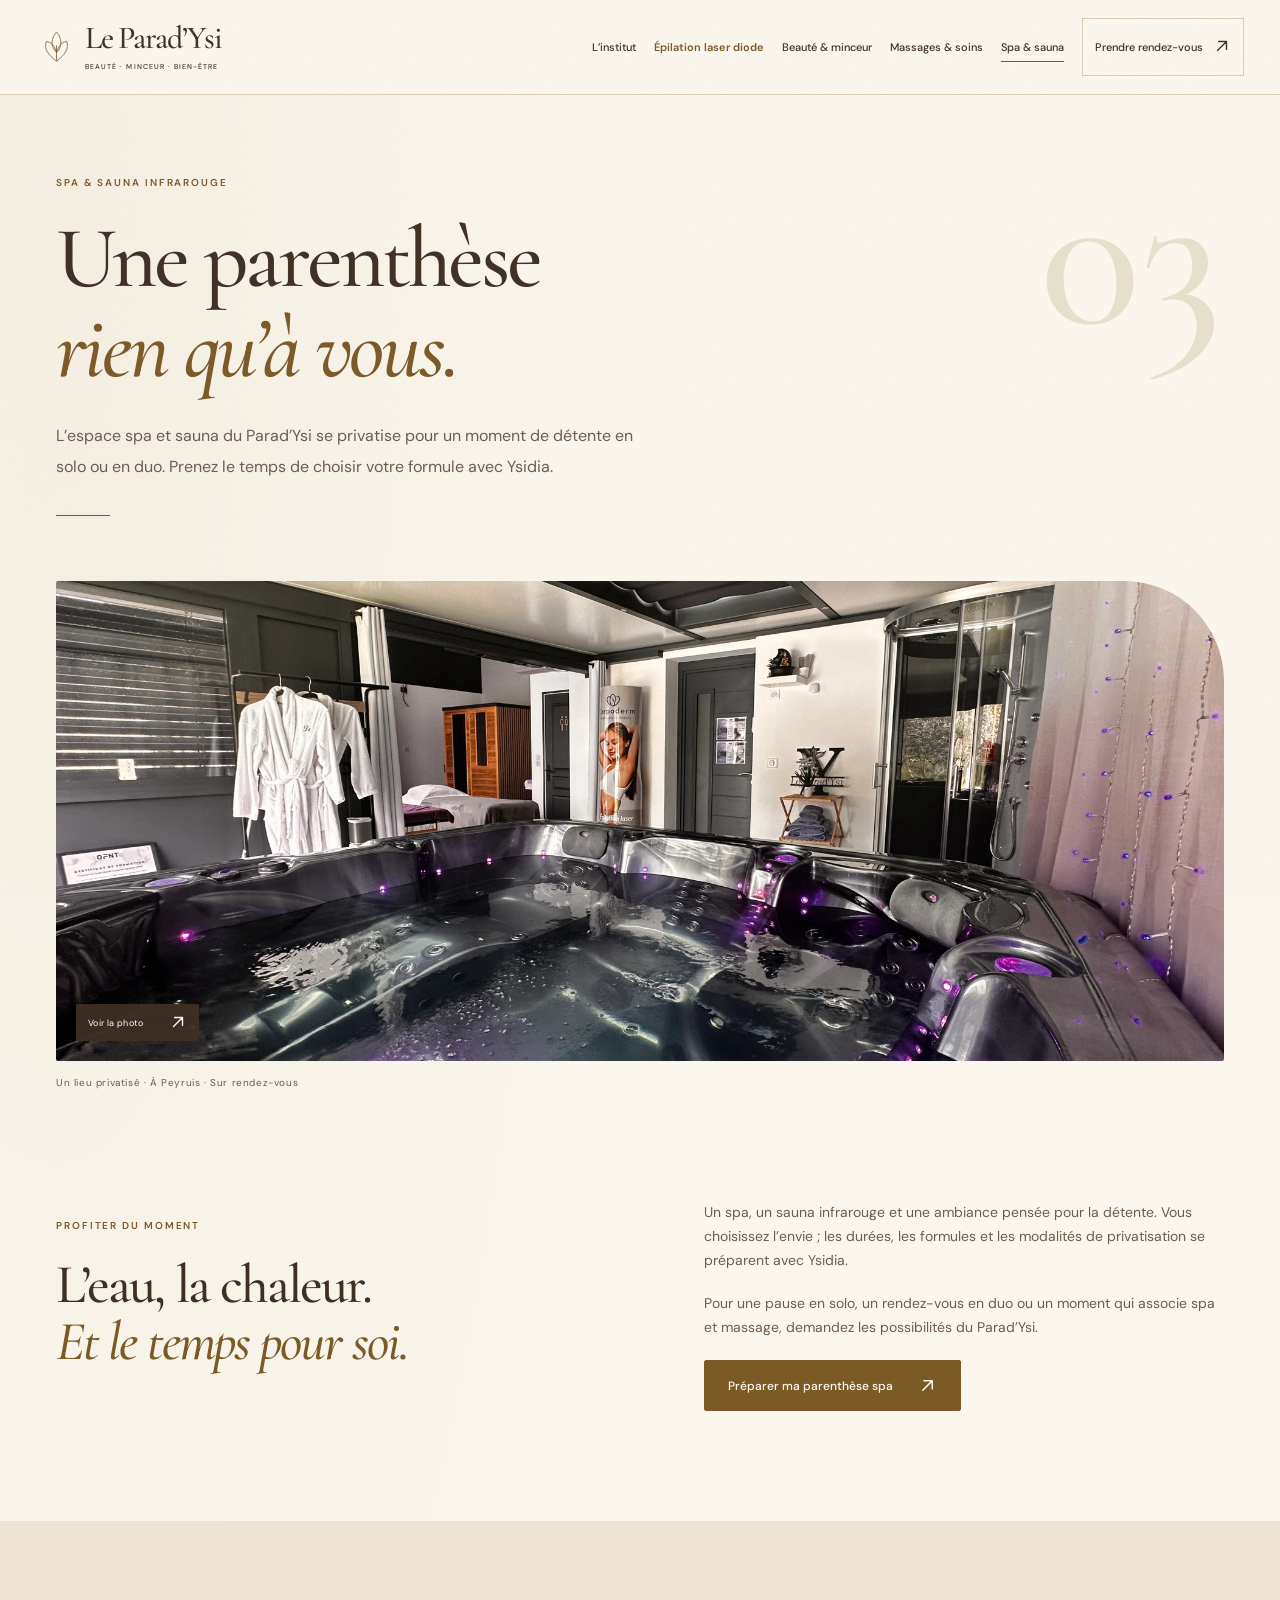
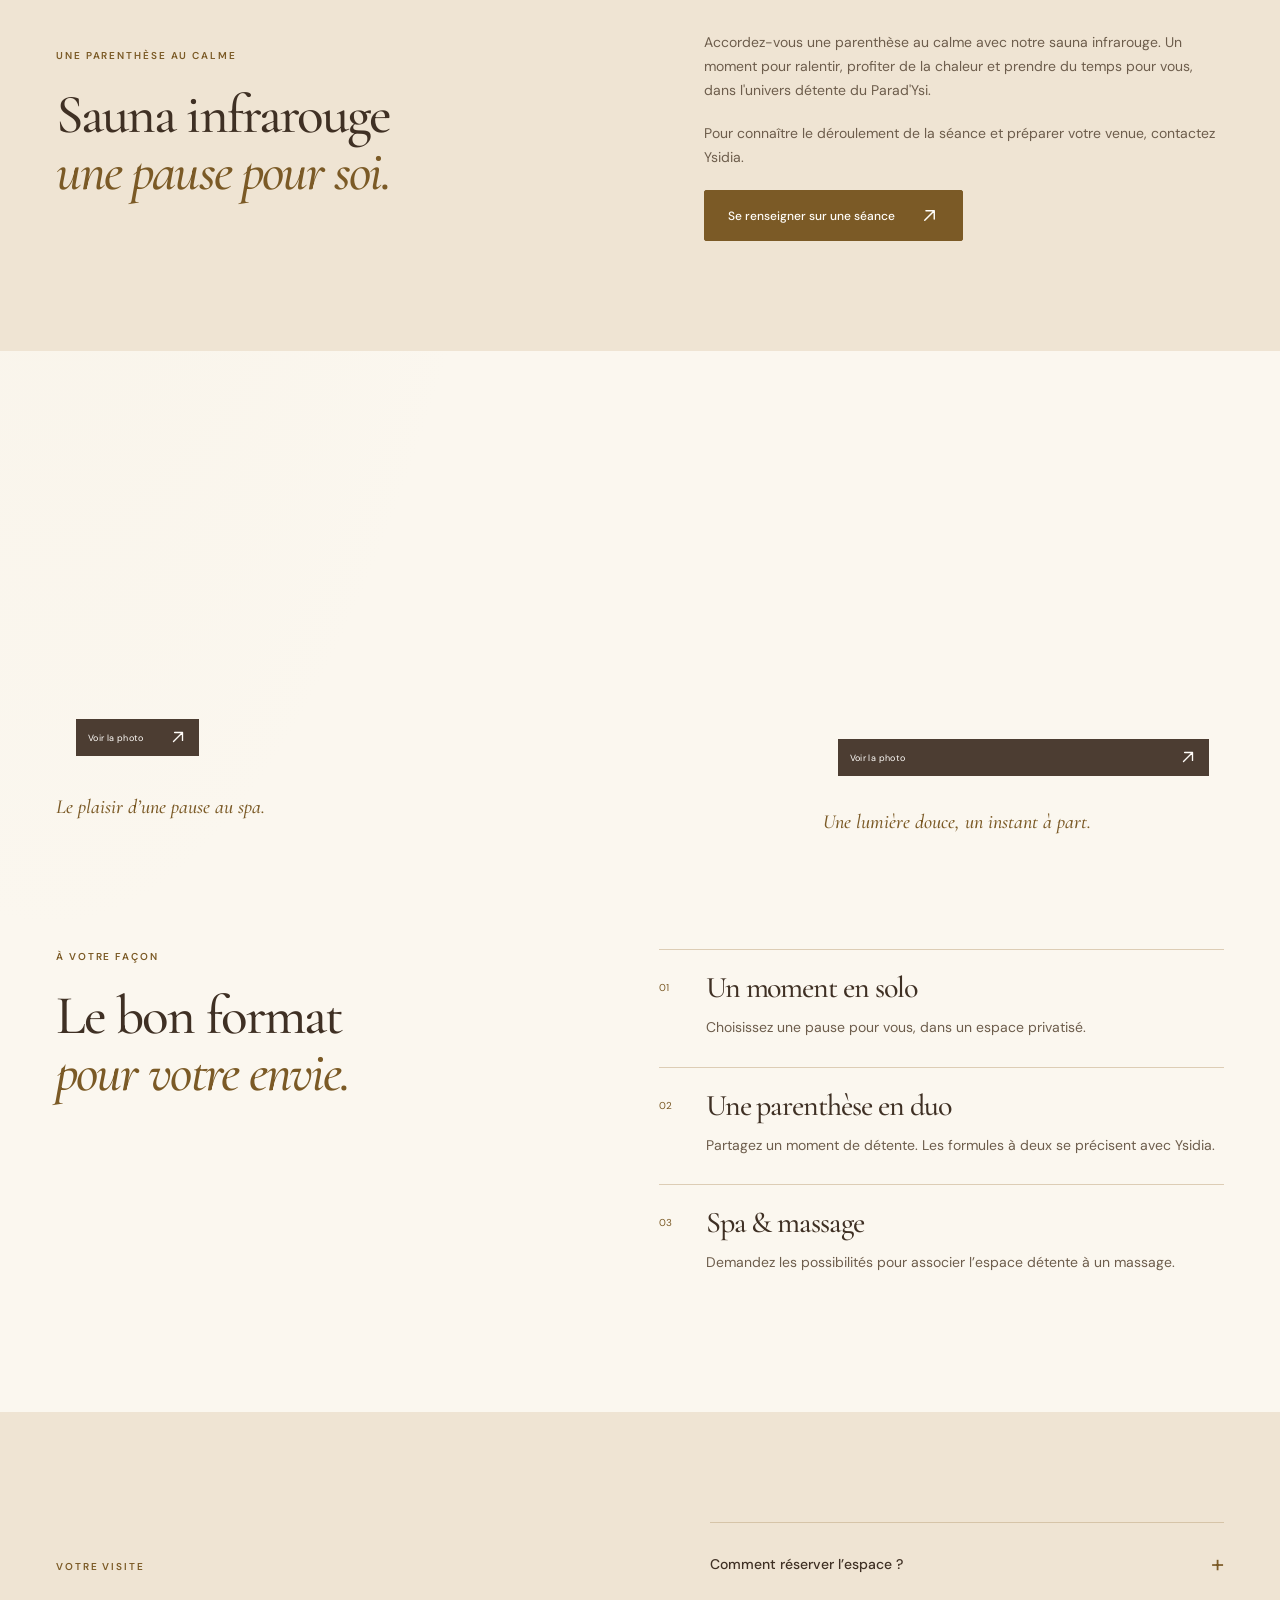
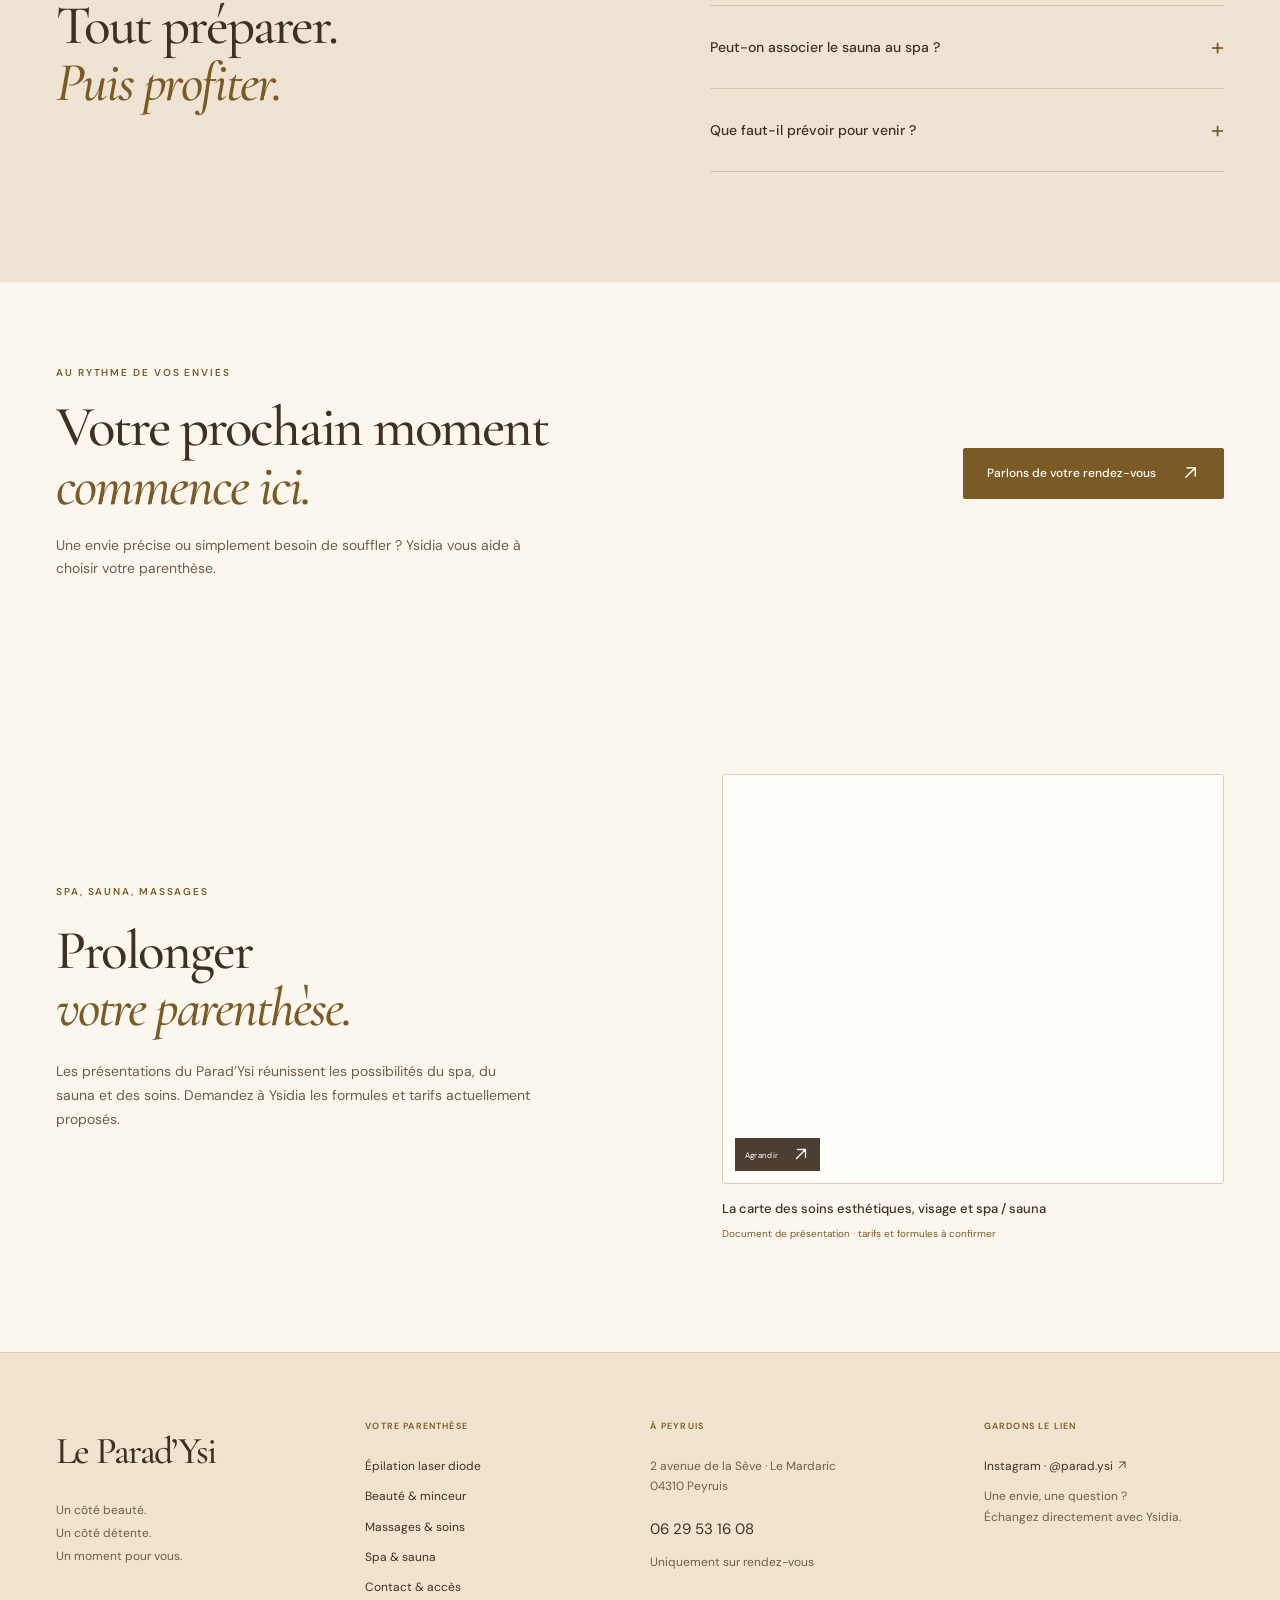
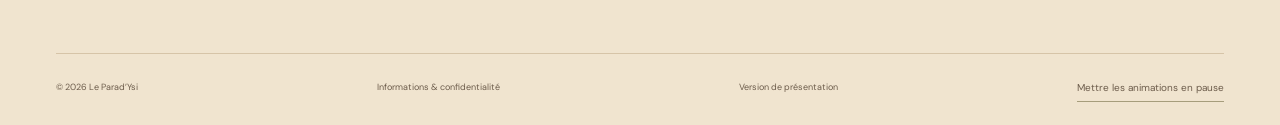
<file: spa-sauna.html>
<!doctype html>
<html lang="fr">
  <head>
    <meta charset="utf-8" />
    <meta name="viewport" content="width=device-width, initial-scale=1" />
    <meta name="robots" content="noindex,nofollow" />
    <meta name="referrer" content="strict-origin-when-cross-origin" />
    <meta name="theme-color" content="#efe4d3" />
    <meta
      http-equiv="Content-Security-Policy"
      content="default-src 'self'; script-src 'self'; style-src 'self'; img-src 'self' data:; font-src 'self'; connect-src 'none'; object-src 'none'; base-uri 'self'; form-action 'none'"
    />
    <title>Spa privatisé &amp; sauna infrarouge à Peyruis · Le Parad’Ysi</title>
    <meta
      name="description"
      content="Une parenthèse au spa et au sauna infrarouge du Parad’Ysi. Espace privatisé en solo ou en duo à Peyruis, sur rendez-vous avec Ysidia."
    />
    <link rel="canonical" href="https://propulsite1179.github.io/le-paradysi/spa-sauna.html" />
    <meta property="og:type" content="website" />
    <meta property="og:locale" content="fr_FR" />
    <meta property="og:site_name" content="Le Parad’Ysi" />
    <meta
      property="og:title"
      content="Spa privatisé &amp; sauna infrarouge à Peyruis · Le Parad’Ysi"
    />
    <meta
      property="og:description"
      content="Une parenthèse au spa et au sauna infrarouge du Parad’Ysi. Espace privatisé en solo ou en duo à Peyruis, sur rendez-vous avec Ysidia."
    />
    <meta property="og:url" content="https://propulsite1179.github.io/le-paradysi/spa-sauna.html" />
    <meta
      property="og:image"
      content="https://propulsite1179.github.io/le-paradysi/assets/espace-hd.webp"
    />
    <meta property="og:image:alt" content="L’espace spa du Parad’Ysi à Peyruis" />
    <meta name="twitter:card" content="summary_large_image" />
    <link rel="icon" href="assets/favicon.svg" type="image/svg+xml" />
    <link rel="apple-touch-icon" href="assets/icon.png" />
    <link rel="preload" href="assets/espace-hd.webp" as="image" fetchpriority="high" />
    <link rel="stylesheet" href="assets/fonts.css" />
    <link rel="stylesheet" href="assets/site.css?v=20261029-icons" />
    <link rel="stylesheet" href="assets/experience.css?v=20261025-laser-or" />
    <script src="assets/site.js?v=20261025-navigation" defer></script>
    <script src="assets/experience.js?v=20261029-icons" defer></script>
  </head>
  <body>
    <div class="reading-progress" aria-hidden="true"></div>
    <a class="skip-link" href="#contenu">Aller au contenu</a>
    <header class="site-header">
      <div class="header-inner">
        <a class="brand" href="index.html"
          ><svg viewBox="0 0 52 52" fill="none" aria-hidden="true">
            <path
              d="M26 44C15 36 10 28 13 19c7 1 11 6 13 14 2-8 6-13 13-14 3 9-2 17-13 25Z"
              stroke="currentColor"
            />
            <path d="M26 33C18 25 19 15 26 7c7 8 8 18 0 26Z" stroke="currentColor" />
            <path d="M26 44V24" stroke="currentColor" /></svg
          ><span>Le Parad’Ysi<small>BEAUTÉ · MINCEUR · BIEN-ÊTRE</small></span></a
        >
        <button class="menu-toggle" type="button" aria-expanded="false" aria-controls="navigation">
          <span class="menu-label">Menu</span><span class="menu-lines" aria-hidden="true"></span>
        </button>
        <nav id="navigation" class="navigation" aria-label="Navigation principale">
          <a href="index.html">L’institut</a>
          <a href="beaute-minceur.html#epilation-laser-diode">Épilation laser diode</a><a href="beaute-minceur.html">Beauté & minceur</a
          ><a href="massages.html">Massages & soins</a
          ><a href="spa-sauna.html" aria-current="page">Spa & sauna</a
          ><a class="nav-contact" href="contact.html"
            >Prendre rendez-vous <span aria-hidden="true"><svg class="ui-icon" viewBox="0 0 16 16" aria-hidden="true" focusable="false"><path d="M4 12 12 4M5 4h7v7"/></svg></span></a
          >
        </nav>
      </div>
    </header>
    <main id="contenu">
      <section class="page-intro container">
        <p class="eyebrow">SPA & SAUNA INFRAROUGE</p>
        <h1>Une parenthèse<br /><em>rien qu’à vous.</em></h1>
        <p class="intro-lead">
          L’espace spa et sauna du Parad’Ysi se privatise pour un moment de détente en solo ou en
          duo. Prenez le temps de choisir votre formule avec Ysidia.
        </p>
        <span class="page-number" aria-hidden="true">03</span>
      </section>
      <figure class="container panorama">
        <button
          class="image-zoom"
          type="button"
          data-image="assets/espace-hd.webp"
          data-caption="Vue de l’espace spa privatisé au Parad’Ysi"
          aria-label="Voir la photo : Vue de l’espace spa privatisé au Parad’Ysi"
        >
          <img
            src="assets/espace-hd.webp"
            width="1920"
            height="1440"
            alt="Vue de l’espace spa privatisé au Parad’Ysi"
            class=""
            fetchpriority="high"
            decoding="async"
          /><span class="zoom-label">Voir la photo<span aria-hidden="true"><svg class="ui-icon" viewBox="0 0 16 16" aria-hidden="true" focusable="false"><path d="M4 12 12 4M5 4h7v7"/></svg></span></span>
        </button>
        <figcaption>Un lieu privatisé · À Peyruis · Sur rendez-vous</figcaption>
      </figure>
      <section class="section container spa-editorial">
        <div>
          <p class="eyebrow">PROFITER DU MOMENT</p>
          <h2>L’eau, la chaleur.<br /><em>Et le temps pour soi.</em></h2>
        </div>
        <div>
          <p>
            Un spa, un sauna infrarouge et une ambiance pensée pour la détente. Vous choisissez
            l’envie ; les durées, les formules et les modalités de privatisation se préparent avec
            Ysidia.
          </p>
          <p>
            Pour une pause en solo, un rendez-vous en duo ou un moment qui associe spa et massage,
            demandez les possibilités du Parad’Ysi.
          </p>
          <a class="button" href="contact.html?soin=Spa%20et%20sauna"
            >Préparer ma parenthèse spa<span aria-hidden="true"><svg class="ui-icon" viewBox="0 0 16 16" aria-hidden="true" focusable="false"><path d="M4 12 12 4M5 4h7v7"/></svg></span></a
          >
        </div>
      </section>
      <section class="muted-section" id="sauna-infrarouge" aria-labelledby="sauna-title">
        <div class="section container spa-editorial">
          <div>
            <p class="eyebrow">UNE PARENTHÈSE AU CALME</p>
            <h2 id="sauna-title">Sauna infrarouge<br /><em>une pause pour soi.</em></h2>
          </div>
          <div>
            <p>
              Accordez-vous une parenthèse au calme avec notre sauna infrarouge. Un moment pour
              ralentir, profiter de la chaleur et prendre du temps pour vous, dans l'univers
              détente du Parad'Ysi.
            </p>
            <p>
              Pour connaître le déroulement de la séance et préparer votre venue, contactez Ysidia.
            </p>
            <a class="button" href="contact.html?soin=Spa%20et%20sauna"
              >Se renseigner sur une séance<span aria-hidden="true"><svg class="ui-icon" viewBox="0 0 16 16" aria-hidden="true" focusable="false"><path d="M4 12 12 4M5 4h7v7"/></svg></span></a
            >
          </div>
        </div>
      </section>
      <section class="spa-gallery container">
        <figure>
          <button
            class="image-zoom"
            type="button"
            data-image="assets/spa-hd.webp"
            data-caption="L’eau et les jets du spa au Parad’Ysi"
            aria-label="Voir la photo : L’eau et les jets du spa au Parad’Ysi"
          >
            <img
              src="assets/spa-hd.webp"
              width="1206"
              height="904"
              alt="L’eau et les jets du spa au Parad’Ysi"
              class=""
              loading="lazy"
              decoding="async"
            /><span class="zoom-label">Voir la photo<span aria-hidden="true"><svg class="ui-icon" viewBox="0 0 16 16" aria-hidden="true" focusable="false"><path d="M4 12 12 4M5 4h7v7"/></svg></span></span>
          </button>
          <figcaption>Le plaisir d’une pause au spa.</figcaption>
        </figure>
        <figure>
          <button
            class="image-zoom"
            type="button"
            data-image="assets/ambiance-hd.webp"
            data-caption="Éclairage et ambiance de l’espace détente"
            aria-label="Voir la photo : Éclairage et ambiance de l’espace détente"
          >
            <img
              src="assets/ambiance-hd.webp"
              width="1206"
              height="1508"
              alt="Éclairage et ambiance de l’espace détente"
              class=""
              loading="lazy"
              decoding="async"
            /><span class="zoom-label">Voir la photo<span aria-hidden="true"><svg class="ui-icon" viewBox="0 0 16 16" aria-hidden="true" focusable="false"><path d="M4 12 12 4M5 4h7v7"/></svg></span></span>
          </button>
          <figcaption>Une lumière douce, un instant à part.</figcaption>
        </figure>
      </section>
      <section class="section container formula-section">
        <div class="section-heading">
          <p class="eyebrow">À VOTRE FAÇON</p>
          <h2>Le bon format<br /><em>pour votre envie.</em></h2>
        </div>
        <div class="formula-list">
          <article>
            <span>01</span>
            <h3>Un moment en solo</h3>
            <p>Choisissez une pause pour vous, dans un espace privatisé.</p>
          </article>
          <article>
            <span>02</span>
            <h3>Une parenthèse en duo</h3>
            <p>Partagez un moment de détente. Les formules à deux se précisent avec Ysidia.</p>
          </article>
          <article>
            <span>03</span>
            <h3>Spa & massage</h3>
            <p>Demandez les possibilités pour associer l’espace détente à un massage.</p>
          </article>
        </div>
      </section>
      <section class="muted-section">
        <div class="section container faq-grid">
          <div>
            <p class="eyebrow">VOTRE VISITE</p>
            <h2>Tout préparer.<br /><em>Puis profiter.</em></h2>
          </div>
          <div class="faq">
            <details>
              <summary>Comment réserver l’espace ?<span aria-hidden="true">+</span></summary>
              <div class="faq-answer">
                <p>
                  Contactez Ysidia en précisant le nombre de personnes, votre envie et vos
                  disponibilités. Elle vous confirme la formule, sa durée, le tarif et le créneau.
                </p>
              </div>
            </details>
            <details>
              <summary>Peut-on associer le sauna au spa ?<span aria-hidden="true">+</span></summary>
              <div class="faq-answer">
                <p>
                  Les supports du Parad’Ysi présentent des formules spa/sauna. Demandez à Ysidia les
                  formules actuellement proposées et leurs modalités.
                </p>
              </div>
            </details>
            <details>
              <summary>Que faut-il prévoir pour venir ?<span aria-hidden="true">+</span></summary>
              <div class="faq-answer">
                <p>
                  Avant votre rendez-vous, Ysidia vous indique les affaires à prévoir, les
                  conditions d’accès et les précautions éventuelles liées à la formule choisie.
                </p>
              </div>
            </details>
          </div>
        </div>
      </section>
      <section class="closing">
        <div class="container closing-inner">
          <div>
            <p class="eyebrow">AU RYTHME DE VOS ENVIES</p>
            <h2>Votre prochain moment<br /><em>commence ici.</em></h2>
            <p>
              Une envie précise ou simplement besoin de souffler ? Ysidia vous aide à choisir votre
              parenthèse.
            </p>
          </div>
          <a class="button" href="contact.html?soin=Privatisation%20spa%20et%20sauna"
            >Parlons de votre rendez-vous<span aria-hidden="true"><svg class="ui-icon" viewBox="0 0 16 16" aria-hidden="true" focusable="false"><path d="M4 12 12 4M5 4h7v7"/></svg></span></a
          >
        </div>
      </section>
      <section class="section container spa-documents" data-gallery-group>
        <div>
          <p class="eyebrow">SPA, SAUNA, MASSAGES</p>
          <h2>Prolonger<br /><em>votre parenthèse.</em></h2>
          <p>
            Les présentations du Parad’Ysi réunissent les possibilités du spa, du sauna et des
            soins. Demandez à Ysidia les formules et tarifs actuellement proposés.
          </p>
        </div>
        <figure class="media-card document-card">
          <button
            class="image-zoom"
            type="button"
            data-image="assets/carte-beaute-spa-hd.webp"
            data-caption="La carte des soins esthétiques, visage et spa / sauna · Document de présentation : tarifs et formules à confirmer."
            aria-label="Agrandir : La carte des soins esthétiques, visage et spa / sauna · Document de présentation : tarifs et formules à confirmer."
          >
            <img
              src="assets/carte-beaute-spa-hd.webp"
              width="1206"
              height="852"
              alt="La carte des soins esthétiques, visage et spa / sauna · Document de présentation : tarifs et formules à confirmer."
              class=""
              loading="lazy"
              decoding="async"
            /><span class="zoom-label">Agrandir<span aria-hidden="true"><svg class="ui-icon" viewBox="0 0 16 16" aria-hidden="true" focusable="false"><path d="M4 12 12 4M5 4h7v7"/></svg></span></span>
          </button>
          <figcaption>
            <strong>La carte des soins esthétiques, visage et spa / sauna</strong
            ><span>Document de présentation · tarifs et formules à confirmer</span>
          </figcaption>
        </figure>
      </section>
    </main>
    <footer class="site-footer">
      <div class="container footer-grid">
        <div class="footer-brand">
          <a class="wordmark" href="index.html">Le Parad’Ysi</a>
          <p>Un côté beauté.<br />Un côté détente.<br />Un moment pour vous.</p>
        </div>
        <div>
          <p class="footer-title">Votre parenthèse</p>
          <a href="beaute-minceur.html#epilation-laser-diode">Épilation laser diode</a>
          <a href="beaute-minceur.html">Beauté & minceur</a
          ><a href="massages.html">Massages & soins</a><a href="spa-sauna.html">Spa & sauna</a
          ><a href="contact.html">Contact & accès</a>
        </div>
        <div>
          <p class="footer-title">À Peyruis</p>
          <p>2 avenue de la Sève · Le Mardaric<br />04310 Peyruis</p>
          <a href="tel:+33629531608" class="footer-phone">06 29 53 16 08</a>
          <p>Uniquement sur rendez-vous</p>
        </div>
        <div>
          <p class="footer-title">Gardons le lien</p>
          <a href="https://www.instagram.com/parad.ysi/" target="_blank" rel="noopener noreferrer"
            >Instagram · @parad.ysi <span aria-hidden="true"><svg class="ui-icon" viewBox="0 0 16 16" aria-hidden="true" focusable="false"><path d="M4 12 12 4M5 4h7v7"/></svg></span></a
          >
          <p>Une envie, une question ?<br />Échangez directement avec Ysidia.</p>
        </div>
      </div>
      <div class="container footer-bottom">
        <span>© 2026 Le Parad’Ysi</span
        ><a href="informations.html">Informations & confidentialité</a
        ><span>Version de présentation</span
        ><button class="motion-toggle" type="button" aria-pressed="false">
          Mettre les animations en pause
        </button>
      </div>
    </footer>
    <nav aria-label="Rendez-vous rapide">
      <a class="mobile-contact" href="contact.html"
        >Demander un rendez-vous <span aria-hidden="true"><svg class="ui-icon" viewBox="0 0 16 16" aria-hidden="true" focusable="false"><path d="M4 12 12 4M5 4h7v7"/></svg></span></a
      >
    </nav>
    <dialog class="photo-dialog" aria-labelledby="photo-caption">
      <button class="photo-close" type="button" aria-label="Fermer la photographie">
        Fermer <span aria-hidden="true">×</span>
      </button>
      <figure>
        <img
          id="photo-full"
          src="assets/espace-hd.webp"
          width="1920"
          height="1440"
          alt="L’espace du Parad’Ysi"
          class=""
          loading="lazy"
          decoding="async"
        />
        <figcaption id="photo-caption" aria-live="polite"></figcaption>
      </figure>
      <div class="photo-navigation">
        <button type="button" class="photo-previous" aria-label="Photographie précédente"><svg class="ui-icon" viewBox="0 0 16 16" aria-hidden="true" focusable="false"><path d="M13 8H3m5-5L3 8l5 5"/></svg></button
        ><span id="photo-counter"></span
        ><button type="button" class="photo-next" aria-label="Photographie suivante"><svg class="ui-icon" viewBox="0 0 16 16" aria-hidden="true" focusable="false"><path d="M3 8h10M8 3l5 5-5 5"/></svg></button>
      </div>
    </dialog>
  </body>
</html>
</file>
<file: assets/fonts.css>
@font-face {
  font-family: 'Cormorant Garamond';
  font-style: italic;
  font-weight: 500;
  font-display: swap;
  src: url(./fonts/cormorant-1.woff2) format('woff2');
  unicode-range:
    U+0000-00FF, U+0131, U+0152-0153, U+02BB-02BC, U+02C6, U+02DA, U+02DC, U+0304, U+0308, U+0329,
    U+2000-206F, U+20AC, U+2122, U+2191, U+2193, U+2212, U+2215, U+FEFF, U+FFFD;
}
@font-face {
  font-family: 'Cormorant Garamond';
  font-style: italic;
  font-weight: 600;
  font-display: swap;
  src: url(./fonts/cormorant-1.woff2) format('woff2');
  unicode-range:
    U+0000-00FF, U+0131, U+0152-0153, U+02BB-02BC, U+02C6, U+02DA, U+02DC, U+0304, U+0308, U+0329,
    U+2000-206F, U+20AC, U+2122, U+2191, U+2193, U+2212, U+2215, U+FEFF, U+FFFD;
}
@font-face {
  font-family: 'Cormorant Garamond';
  font-style: normal;
  font-weight: 500;
  font-display: swap;
  src: url(./fonts/cormorant-2.woff2) format('woff2');
  unicode-range:
    U+0000-00FF, U+0131, U+0152-0153, U+02BB-02BC, U+02C6, U+02DA, U+02DC, U+0304, U+0308, U+0329,
    U+2000-206F, U+20AC, U+2122, U+2191, U+2193, U+2212, U+2215, U+FEFF, U+FFFD;
}
@font-face {
  font-family: 'Cormorant Garamond';
  font-style: normal;
  font-weight: 600;
  font-display: swap;
  src: url(./fonts/cormorant-2.woff2) format('woff2');
  unicode-range:
    U+0000-00FF, U+0131, U+0152-0153, U+02BB-02BC, U+02C6, U+02DA, U+02DC, U+0304, U+0308, U+0329,
    U+2000-206F, U+20AC, U+2122, U+2191, U+2193, U+2212, U+2215, U+FEFF, U+FFFD;
}
@font-face {
  font-family: 'DM Sans';
  font-style: normal;
  font-weight: 400;
  font-display: swap;
  src: url(./fonts/sans-1.woff2) format('woff2');
  unicode-range:
    U+0000-00FF, U+0131, U+0152-0153, U+02BB-02BC, U+02C6, U+02DA, U+02DC, U+0304, U+0308, U+0329,
    U+2000-206F, U+20AC, U+2122, U+2191, U+2193, U+2212, U+2215, U+FEFF, U+FFFD;
}
@font-face {
  font-family: 'DM Sans';
  font-style: normal;
  font-weight: 500;
  font-display: swap;
  src: url(./fonts/sans-1.woff2) format('woff2');
  unicode-range:
    U+0000-00FF, U+0131, U+0152-0153, U+02BB-02BC, U+02C6, U+02DA, U+02DC, U+0304, U+0308, U+0329,
    U+2000-206F, U+20AC, U+2122, U+2191, U+2193, U+2212, U+2215, U+FEFF, U+FFFD;
}
@font-face {
  font-family: 'DM Sans';
  font-style: normal;
  font-weight: 600;
  font-display: swap;
  src: url(./fonts/sans-1.woff2) format('woff2');
  unicode-range:
    U+0000-00FF, U+0131, U+0152-0153, U+02BB-02BC, U+02C6, U+02DA, U+02DC, U+0304, U+0308, U+0329,
    U+2000-206F, U+20AC, U+2122, U+2191, U+2193, U+2212, U+2215, U+FEFF, U+FFFD;
}
@font-face {
  font-family: 'DM Sans';
  font-style: normal;
  font-weight: 700;
  font-display: swap;
  src: url(./fonts/sans-1.woff2) format('woff2');
  unicode-range:
    U+0000-00FF, U+0131, U+0152-0153, U+02BB-02BC, U+02C6, U+02DA, U+02DC, U+0304, U+0308, U+0329,
    U+2000-206F, U+20AC, U+2122, U+2191, U+2193, U+2212, U+2215, U+FEFF, U+FFFD;
}
</file>
<file: assets/site.css>
:root {
  --paper: #fbf7ef;
  --cream: #efe4d3;
  --white: #fffdf9;
  --ink: #3f3024;
  --muted: #6d5d4c;
  --gold: #7b5a26;
  --pale-gold: #eadbc0;
  --line: #ddcdb5;
  --gold-hover: #65471c;
  --serif: 'Cormorant Garamond', Georgia, serif;
  --sans: 'DM Sans', Arial, sans-serif;
}
*,
*::before,
*::after {
  box-sizing: border-box;
}
html {
  scroll-behavior: smooth;
  scroll-padding-top: 108px;
}
body {
  margin: 0;
  background: var(--paper);
  color: var(--ink);
  font-family: var(--sans);
  font-size: 15px;
  line-height: 1.7;
  -webkit-font-smoothing: antialiased;
}
body,
button,
input,
select,
textarea {
  font-family: var(--sans);
}
a {
  color: inherit;
  text-decoration: none;
}
button,
a,
input,
textarea,
select,
summary {
  -webkit-tap-highlight-color: transparent;
}
button,
input,
select,
textarea {
  font-size: 16px;
}
button {
  cursor: pointer;
}
button:disabled {
  cursor: default;
}
img {
  display: block;
  max-width: 100%;
  height: auto;
}
figure {
  margin: 0;
}
h1,
h2,
h3,
p {
  margin-top: 0;
}
h1,
h2,
h3 {
  font-family: var(--serif);
  font-weight: 500;
  line-height: 1.03;
  letter-spacing: -0.035em;
}
h1 {
  font-size: clamp(58px, 6.4vw, 94px);
  margin-bottom: 28px;
}
h2 {
  font-size: clamp(42px, 4.3vw, 64px);
  margin-bottom: 24px;
}
h3 {
  font-size: 34px;
  margin-bottom: 14px;
}
h1 em,
h2 em {
  font-weight: 500;
  color: var(--gold);
}
p {
  margin-bottom: 20px;
}
p:last-child {
  margin-bottom: 0;
}
em {
  font-family: var(--serif);
}
svg {
  display: block;
}
button {
  border: 0;
}
a:focus-visible,
button:focus-visible,
summary:focus-visible,
input:focus-visible,
select:focus-visible,
textarea:focus-visible {
  outline: 3px solid var(--gold);
  outline-offset: 5px;
}
::selection {
  background: var(--pale-gold);
  color: var(--ink);
}
[hidden] {
  display: none !important;
}
.container {
  max-width: 1280px;
  width: calc(100% - 112px);
  margin-inline: auto;
}
.section {
  padding-block: 110px;
}
.eyebrow {
  font-size: 10px;
  font-weight: 600;
  letter-spacing: 0.19em;
  line-height: 1.6;
  margin-bottom: 23px;
  color: var(--gold);
}
.button {
  display: inline-flex;
  justify-content: center;
  align-items: center;
  gap: 25px;
  min-height: 51px;
  padding: 14px 23px;
  background: var(--gold);
  border: 1px solid var(--gold);
  color: var(--white);
  font: 500 12px/1.5 var(--sans);
  border-radius: 2px;
  transition:
    background 0.2s,
    color 0.2s,
    transform 0.2s;
}
.button > span {
  font-size: 19px;
  line-height: 1;
}
.button:hover {
  background: var(--gold-hover);
  transform: translateY(-2px);
}
.button-outline {
  background: transparent;
  color: var(--ink);
  border-color: #a68b62;
}
.button-outline:hover {
  background: var(--gold);
  color: var(--white);
}
.text-link {
  display: inline-flex;
  align-items: center;
  gap: 22px;
  font-size: 12px;
  font-weight: 600;
  padding-block: 9px;
  border-bottom: 1px solid var(--gold);
  line-height: 1.4;
}
.text-link span {
  font-size: 20px;
}
.text-link:hover {
  color: var(--gold);
}
.small-line {
  display: inline-block;
  width: 32px;
  height: 1px;
  background: var(--gold);
  vertical-align: middle;
  margin-right: 9px;
}
.skip-link {
  position: fixed;
  left: 20px;
  top: -90px;
  background: var(--ink);
  color: white;
  z-index: 100;
  padding: 15px 20px;
}
.skip-link:focus {
  top: 15px;
}
.site-header {
  position: sticky;
  top: 0;
  z-index: 50;
  background: rgba(251, 247, 239, 0.97);
  border-bottom: 1px solid var(--line);
}
.header-inner {
  max-width: 1440px;
  width: calc(100% - 72px);
  margin: auto;
  min-height: 94px;
  display: flex;
  align-items: center;
  justify-content: space-between;
  gap: 22px;
}
.brand {
  display: flex;
  align-items: center;
  gap: 8px;
  flex-shrink: 0;
}
.brand > svg {
  width: 41px;
  height: 48px;
  color: var(--gold);
}
.brand > span {
  font-family: var(--serif);
  font-size: 32px;
  line-height: 1.1;
  letter-spacing: -0.04em;
}
.brand small {
  display: block;
  font: 500 7px/1.8 var(--sans);
  letter-spacing: 0.15em;
  margin-top: 6px;
}
.navigation {
  display: flex;
  align-items: center;
  gap: 29px;
  font-size: 11px;
  font-weight: 500;
}
.navigation > a {
  padding-block: 13px;
  white-space: nowrap;
}
.navigation > a:not(.nav-contact) {
  position: relative;
}
.navigation > a[aria-current='page']:not(.nav-contact)::after {
  position: absolute;
  content: '';
  bottom: 7px;
  left: 0;
  width: 100%;
  height: 1px;
  background: var(--gold);
}
.navigation > a:hover {
  color: var(--gold);
}
.navigation .nav-contact {
  display: flex;
  align-items: center;
  gap: 22px;
  border: 1px solid var(--line);
  padding: 13px 17px;
  font-size: 10px;
}
.nav-contact span {
  font-size: 18px;
}
.menu-toggle {
  display: none;
}
.hero {
  display: grid;
  grid-template-columns: 1fr 1.05fr;
  gap: 7%;
  align-items: center;
  padding-top: 66px;
  padding-bottom: 63px;
}
.hero-copy {
  padding-block: 15px 28px;
}
.hero h1 {
  font-size: clamp(64px, 6.5vw, 96px);
  line-height: 0.99;
  letter-spacing: -0.045em;
  margin-bottom: 25px;
}
.hero-copy > p:not(.eyebrow) {
  color: var(--muted);
  font-size: 13px;
  line-height: 1.9;
}
.hero .eyebrow {
  font-size: 9px;
  letter-spacing: 0.14em;
  white-space: nowrap;
}
.hero-actions {
  display: flex;
  gap: 10px;
  margin-top: 28px;
  flex-wrap: wrap;
}
.hero-actions .button {
  font-size: 10px;
  padding-inline: 16px;
  gap: 18px;
}
.hero-copy .hero-footnote {
  font-size: 10px !important;
  margin-top: 18px;
  color: var(--muted);
}
.hero-visual {
  position: relative;
  align-self: stretch;
  min-height: 530px;
}
.hero-visual > img {
  width: 100%;
  height: 100%;
  max-height: 620px;
  object-fit: cover;
  object-position: 50% 50%;
  border-radius: 46% 46% 3px 3px;
}
.hero-stamp {
  position: absolute;
  bottom: 72px;
  left: -37px;
  width: 144px;
  height: 144px;
  border-radius: 50%;
  display: flex;
  flex-direction: column;
  justify-content: center;
  align-items: center;
  background: var(--cream);
  color: var(--ink);
  box-shadow: 0 0 0 7px var(--paper);
  font-family: var(--serif);
  text-align: center;
  line-height: 1.05;
  font-size: 21px;
  transform: rotate(-9deg);
}
.hero-stamp svg {
  width: 34px;
  height: 34px;
  color: var(--gold);
  margin-bottom: 8px;
}
.image-caption {
  display: flex;
  justify-content: space-between;
  font-size: 8px;
  margin-top: 12px;
  color: var(--muted);
  letter-spacing: 0.08em;
}
.ritual-strip {
  border-top: 1px solid var(--line);
  border-bottom: 1px solid var(--line);
  padding-block: 23px;
}
.ritual-strip > .container {
  display: flex;
  align-items: center;
  justify-content: space-between;
  gap: 15px;
  max-width: 1000px;
  font-family: var(--serif);
  font-size: 23px;
}
.ritual-strip span[aria-hidden] {
  color: var(--gold);
  font-size: 22px;
}
.worlds {
  display: grid;
  grid-template-columns: 0.85fr 1fr;
  gap: 12%;
  align-items: center;
}
.section-heading > p:not(.eyebrow) {
  max-width: 440px;
  font-size: 13px;
  color: var(--muted);
}
.world {
  display: flex;
  align-items: center;
  gap: 27px;
  padding: 34px 0;
  border-top: 1px solid var(--line);
}
.world:last-child {
  border-bottom: 1px solid var(--line);
}
.world-number {
  font-size: 10px;
  align-self: flex-start;
  color: var(--gold);
  padding-top: 9px;
}
.world h3 {
  font-size: 32px;
  margin: 0 0 8px;
}
.world p {
  font-size: 11px;
  color: var(--muted);
}
.world > span:last-child {
  margin-left: auto;
  font-size: 25px;
  transition: transform 0.2s;
}
.world:hover > span:last-child {
  transform: translate(3px, -3px);
}
.world:hover h3 {
  color: var(--gold);
}
.signature {
  background: var(--cream);
  color: var(--ink);
  overflow: hidden;
}
.signature-grid {
  display: grid;
  grid-template-columns: 1fr 1fr;
  gap: 11%;
  align-items: center;
  padding-block: 85px;
}
.signature-copy {
  padding-block: 24px;
}
.signature .eyebrow {
  color: var(--gold);
}
.signature h2 em {
  color: var(--gold);
}
.signature p:not(.eyebrow) {
  font-size: 13px;
  color: #6d5d4c;
  max-width: 440px;
}
.signature .button {
  background: var(--gold);
  border-color: var(--gold);
  color: var(--white);
  margin-top: 7px;
}
.signature .button:hover {
  background: var(--gold-hover);
}
.signature-art {
  position: relative;
  min-height: 370px;
  display: flex;
  flex-direction: column;
  justify-content: center;
  align-items: center;
  color: var(--gold);
}
.signature-art > svg {
  height: 69px;
  width: 69px;
  z-index: 1;
}
.signature-time {
  font-family: var(--serif);
  font-size: 119px;
  line-height: 1;
  z-index: 1;
}
.signature-time small {
  display: block;
  font: 500 8px/1.5 var(--sans);
  letter-spacing: 0.22em;
  text-align: center;
  margin-top: 14px;
}
.orbital {
  position: absolute;
  border: 1px solid #b69a68;
  width: 310px;
  height: 370px;
  border-radius: 50%;
  transform: rotate(-28deg);
}
.orbital-two {
  transform: rotate(28deg);
}
.about-grid {
  display: grid;
  grid-template-columns: 1fr 0.85fr;
  gap: 15%;
  align-items: center;
}
.about-copy > p:not(.eyebrow) {
  color: var(--muted);
  font-size: 13px;
  max-width: 460px;
}
.official-logo {
  width: 155px;
  mix-blend-mode: multiply;
  margin-top: 30px;
}
.portrait-photo {
  padding-top: 20px;
}
.portrait-photo > img {
  width: 100%;
  height: 490px;
  object-fit: cover;
  object-position: 50% 50%;
  border-radius: 2px 110px 2px 2px;
}
.portrait-photo figcaption {
  font-family: var(--serif);
  font-style: italic;
  font-size: 20px;
  margin-top: 17px;
  color: var(--gold);
}
.visit-section {
  background: var(--cream);
  padding-block: 85px;
}
.visit-grid {
  display: grid;
  grid-template-columns: 1fr 1fr;
  gap: 12%;
  align-items: center;
}
.visit-grid > div > p:not(.eyebrow) {
  font-size: 13px;
  max-width: 400px;
  color: var(--muted);
}
.visit-grid .button {
  margin-top: 9px;
}
.faq details {
  border-top: 1px solid #d6c4a8;
}
.faq details:last-child {
  border-bottom: 1px solid #d6c4a8;
}
.faq summary {
  cursor: pointer;
  list-style: none;
  display: flex;
  gap: 25px;
  justify-content: space-between;
  align-items: center;
  padding-block: 23px;
  font-size: 13px;
  font-weight: 500;
  line-height: 1.5;
}
.faq summary::-webkit-details-marker {
  display: none;
}
.faq summary > span {
  font-size: 24px;
  font-weight: 400;
  color: var(--gold);
}
.faq details[open] summary > span {
  transform: rotate(45deg);
}
.faq-answer {
  padding: 0 32px 24px 0;
  color: var(--muted);
  font-size: 13px;
  line-height: 1.8;
}
.closing {
  padding-block: 83px;
}
.closing-inner {
  display: flex;
  align-items: center;
  justify-content: space-between;
  gap: 55px;
}
.closing .eyebrow {
  margin-bottom: 17px;
}
.closing h2 {
  font-size: 57px;
  margin-bottom: 18px;
}
.closing p:not(.eyebrow) {
  font-size: 13px;
  color: var(--muted);
  max-width: 470px;
}
.closing .button {
  flex-shrink: 0;
}
.site-footer {
  background: #f0e4cf;
  border-top: 1px solid var(--line);
  padding: 66px 0 23px;
}
.footer-grid {
  display: grid;
  grid-template-columns: 1.1fr 1fr 1.2fr 1fr;
  gap: 45px;
}
.wordmark {
  font-family: var(--serif);
  font-size: 38px;
  letter-spacing: -0.045em;
}
.footer-brand p {
  margin-top: 16px;
  font-size: 12px;
  color: var(--muted);
  line-height: 1.9;
}
.footer-title {
  font-size: 9px;
  font-weight: 600;
  letter-spacing: 0.13em;
  text-transform: uppercase;
  margin-bottom: 22px !important;
  color: var(--gold);
}
.footer-grid > div > a:not(.wordmark) {
  display: block;
  font-size: 11px;
  margin-bottom: 10px;
}
.footer-grid > div > p:not(.footer-title) {
  font-size: 11px;
  color: var(--muted);
}
.footer-grid a:hover {
  text-decoration: underline;
  text-underline-offset: 4px;
}
.footer-grid .footer-phone {
  font-size: 15px !important;
}
.footer-bottom {
  border-top: 1px solid #d6c4a8;
  display: flex;
  align-items: center;
  justify-content: space-between;
  gap: 24px;
  padding-top: 20px;
  margin-top: 45px;
  font-size: 9px;
  color: var(--muted);
}
.mobile-contact {
  display: none;
}
.page-intro {
  padding-top: 80px;
  padding-bottom: 65px;
  position: relative;
  overflow: hidden;
}
.page-intro h1 {
  font-size: clamp(64px, 6.8vw, 96px);
  max-width: 850px;
}
.intro-lead {
  max-width: 590px;
  font-size: 14px;
  color: var(--muted);
  line-height: 1.9;
}
.page-number {
  position: absolute;
  right: 2px;
  top: 55px;
  font-family: var(--serif);
  font-size: 210px;
  line-height: 1;
  color: #ede2cc;
  z-index: -1;
}
.catalog-section {
  display: grid;
  grid-template-columns: 0.65fr 1.4fr;
  gap: 12%;
  padding-bottom: 100px;
}
.catalog-aside {
  padding-top: 35px;
  align-self: start;
}
.catalog-aside h2 {
  font-size: 43px;
}
.catalog-aside > p:not(.eyebrow) {
  font-size: 12px;
  color: var(--muted);
}
.quiet-note {
  margin-top: 55px;
  padding: 30px;
  border: 1px solid var(--line);
  background: var(--cream);
}
.quiet-note svg {
  width: 48px;
  height: 48px;
  color: var(--gold);
  margin-bottom: 17px;
}
.quiet-note p {
  font-family: var(--serif);
  font-size: 25px;
  line-height: 1.2;
}
.treatment {
  display: grid;
  grid-template-columns: 22px 1fr;
  gap: 18px;
  border-top: 1px solid var(--line);
  padding-block: 30px;
}
.treatment:last-child {
  border-bottom: 1px solid var(--line);
}
.treatment-number {
  font-size: 10px;
  color: var(--gold);
  padding-top: 4px;
}
.treatment .eyebrow {
  font-size: 9px;
  margin-bottom: 12px;
}
.treatment h3 {
  font-size: 36px;
  margin-bottom: 17px;
}
.treatment p:not(.eyebrow) {
  font-size: 13px;
  color: var(--muted);
  max-width: 580px;
}
.treatment .text-link {
  grid-column: 2;
  justify-self: start;
  padding-top: 0;
  font-size: 11px;
  gap: 30px;
}
.information-band {
  padding: 48px 55px;
  margin-bottom: 25px;
  background: var(--cream);
  border-left: 2px solid var(--gold);
}
.information-band h2 {
  font-size: 42px;
}
.information-band p:not(.eyebrow) {
  max-width: 690px;
  font-size: 13px;
  color: var(--muted);
}
.massage-highlights {
  display: grid;
  grid-template-columns: 1fr 1fr;
  gap: 22px;
}
.massage-feature {
  position: relative;
  padding: 50px;
  background: var(--cream);
  color: var(--ink);
  overflow: hidden;
  min-height: 410px;
}
.massage-feature .eyebrow {
  color: var(--gold);
  position: relative;
}
.massage-feature h2 em {
  color: var(--gold);
}
.massage-feature > p:not(.eyebrow) {
  max-width: 340px;
  font-size: 13px;
  color: #6d5d4c;
  position: relative;
}
.massage-feature .button-outline {
  border-color: var(--gold);
  color: var(--ink);
  margin-top: 13px;
  position: relative;
}
.massage-feature .button-outline:hover {
  background: var(--gold);
  color: var(--white);
}
.feature-mark {
  position: absolute;
  right: 18px;
  top: 8px;
  font-family: var(--serif);
  font-style: italic;
  font-size: 220px;
  line-height: 1;
  color: #dcc7a1;
  pointer-events: none;
}
.massage-feature-light {
  background: #f4ebdb;
  color: var(--ink);
}
.massage-feature-light .eyebrow {
  color: var(--gold);
}
.massage-feature-light h2 em {
  color: var(--gold);
}
.massage-feature-light > p:not(.eyebrow) {
  color: var(--muted);
}
.massage-feature-light .button-outline {
  color: var(--ink);
  border-color: #a68b62;
}
.massage-feature-light .button-outline:hover {
  background: var(--gold);
  color: var(--paper);
}
.massage-feature-light .feature-mark {
  color: #e3d3b7;
}
.signature-mini {
  display: grid;
  grid-template-columns: 1.1fr 1fr;
  gap: 10%;
  align-items: center;
}
.signature-mini > div > p:not(.eyebrow) {
  font-size: 13px;
  color: var(--muted);
}
.signature-mini h2 {
  font-size: 51px;
  margin-bottom: 0;
}
.muted-section {
  background: var(--cream);
}
.section-heading.wide {
  margin-bottom: 50px;
}
.wellness-grid {
  display: grid;
  grid-template-columns: 1fr 1fr;
  gap: 11%;
}
.wellness-grid > div {
  border-top: 1px solid #d6c4a8;
  padding-top: 35px;
}
.wellness-grid h3 {
  font-size: 36px;
}
.wellness-grid p {
  font-size: 13px;
  color: var(--muted);
}
.simple-details summary {
  cursor: pointer;
  font-size: 12px;
  border-bottom: 1px solid var(--line);
  padding-block: 10px;
}
.simple-details p {
  margin-top: 14px;
}
.fine-print {
  font-size: 10px !important;
  color: var(--muted);
  line-height: 1.8;
}
.wellness-grid .fine-print {
  margin-top: 18px;
}
.duo-section {
  display: grid;
  grid-template-columns: 1fr 1fr;
  gap: 11%;
  align-items: center;
  border-bottom: 1px solid var(--line);
}
.duo-mark {
  font-family: var(--serif);
  font-style: italic;
  font-size: 280px;
  line-height: 1;
  text-align: center;
  color: #cdb98f;
}
.duo-section > div > p:not(.eyebrow) {
  font-size: 13px;
  color: var(--muted);
  max-width: 450px;
}
.panorama > img {
  width: 100%;
  height: 480px;
  object-fit: cover;
  object-position: 50% 55%;
  border-radius: 2px 100px 2px 2px;
}
.panorama figcaption {
  padding-top: 13px;
  color: var(--muted);
  font-size: 10px;
  letter-spacing: 0.06em;
}
.spa-editorial {
  display: grid;
  grid-template-columns: 1fr 1fr;
  gap: 11%;
  align-items: center;
}
.spa-editorial > div > p:not(.eyebrow) {
  font-size: 13px;
  color: var(--muted);
}
.spa-gallery {
  display: grid;
  grid-template-columns: 1.25fr 0.7fr;
  gap: 50px;
  align-items: center;
}
.spa-gallery figure > img {
  height: 410px;
  width: 100%;
  object-fit: cover;
  border-radius: 2px;
}
.spa-gallery figure:nth-child(2) > img {
  height: 440px;
  border-radius: 130px 130px 2px 2px;
}
.spa-gallery figcaption {
  font-family: var(--serif);
  font-size: 20px;
  font-style: italic;
  color: var(--gold);
  margin-top: 14px;
}
.formula-section {
  display: grid;
  grid-template-columns: 0.9fr 1.1fr;
  gap: 12%;
  align-items: start;
}
.formula-list article {
  display: grid;
  grid-template-columns: 25px 1fr;
  column-gap: 22px;
  border-top: 1px solid var(--line);
  padding-top: 23px;
  margin-bottom: 27px;
}
.formula-list article > span {
  font-size: 10px;
  color: var(--gold);
  padding-top: 6px;
}
.formula-list h3 {
  font-size: 30px;
  margin-bottom: 12px;
}
.formula-list p {
  grid-column: 2;
  font-size: 12px;
  color: var(--muted);
}
.faq-grid {
  display: grid;
  grid-template-columns: 1fr 1fr;
  gap: 12%;
  align-items: center;
}
.contact-grid {
  display: grid;
  grid-template-columns: 0.8fr 1.05fr;
  gap: 12%;
  padding-block: 10px 100px;
}
.contact-info {
  padding-top: 30px;
}
.contact-phone {
  display: inline-flex;
  gap: 18px;
  align-items: center;
  font-family: var(--serif);
  font-size: 41px;
  letter-spacing: -0.035em;
  white-space: nowrap;
}
.contact-phone > span {
  font-family: var(--sans);
  font-size: 28px;
}
.contact-info > p:not(.eyebrow) {
  font-size: 13px;
  color: var(--muted);
  margin-top: 16px;
}
.contact-place {
  border-top: 1px solid var(--line);
  margin-top: 40px;
  padding-top: 35px;
}
.contact-place h2 {
  font-size: 44px;
}
.contact-place address {
  font-size: 14px;
  font-style: normal;
  margin-bottom: 20px;
  color: var(--muted);
}
.social-link {
  display: flex;
  gap: 14px;
  flex-wrap: wrap;
  font-size: 12px;
  margin-top: 35px;
  align-items: center;
}
.social-link > span {
  margin-left: auto;
  font-size: 22px;
}
.contact-info > .fine-print {
  margin-top: 30px !important;
  max-width: 320px;
}
.request-panel {
  padding: 40px 45px;
  background: var(--cream);
}
.request-panel h2 {
  font-size: 51px;
  margin-bottom: 22px;
}
.request-panel > p:not(.eyebrow) {
  font-size: 12px;
  color: var(--muted);
}
.request-panel .eyebrow {
  font-size: 9px;
}
.form-field {
  margin-top: 21px;
}
.form-field label {
  display: block;
  font-size: 11px;
  font-weight: 600;
  margin-bottom: 8px;
}
.form-field input,
.form-field select,
.form-field textarea {
  display: block;
  width: 100%;
  border: 1px solid #927b59;
  background: var(--paper);
  border-radius: 2px;
  min-height: 48px;
  padding: 12px;
  color: var(--ink);
  font-size: 12px;
  line-height: 1.6;
}
.form-field textarea {
  resize: vertical;
  min-height: 115px;
}
.form-field input::placeholder,
.form-field textarea::placeholder {
  color: #6d5d4c;
  opacity: 1;
}
.request-panel form > .button {
  width: 100%;
  justify-content: space-between;
  margin-top: 23px;
}
.form-note {
  font-size: 10px;
  color: var(--muted);
  line-height: 1.8;
  margin-top: 13px;
}
.sms-result {
  margin-top: 30px;
  padding-top: 25px;
  border-top: 1px solid #927b59;
  scroll-margin-top: 120px;
}
.sms-result h3 {
  font-size: 30px;
}
.sms-result > p:not(.fine-print) {
  font-size: 13px;
  white-space: pre-wrap;
  overflow-wrap: anywhere;
}
.sms-result .button {
  width: 100%;
}
.sms-result .fine-print {
  margin-top: 15px;
}
.gift-section {
  padding: 55px;
  background: #efe2c9;
  display: grid;
  grid-template-columns: 0.65fr 1.5fr;
  gap: 45px;
  align-items: center;
  margin-bottom: 100px;
}
.gift-section > div:first-child {
  display: flex;
  align-items: center;
  justify-content: center;
}
.gift-section svg {
  width: 140px;
  height: 140px;
  color: var(--gold);
}
.gift-section h2 {
  font-size: 48px;
}
.gift-section p:not(.eyebrow) {
  font-size: 13px;
  color: var(--muted);
  max-width: 600px;
}
.legal-content {
  max-width: 800px;
  padding-bottom: 100px;
}
.legal-content h2 {
  font-size: 32px;
  margin-top: 42px;
  letter-spacing: -0.025em;
}
.legal-content p {
  font-size: 13px;
  color: var(--muted);
}
.legal-content a {
  text-decoration: underline;
  text-underline-offset: 3px;
}
.not-found {
  padding-block: 75px 100px;
}
.not-found h1 {
  font-size: 65px;
}
.not-found > p:not(.eyebrow):not(.error-number) {
  max-width: 500px;
  font-size: 14px;
  color: var(--muted);
}
.error-number {
  font-family: var(--serif);
  font-size: 90px;
  line-height: 1;
  color: var(--gold);
  margin-bottom: 20px;
}
@media (min-width: 1500px) {
  .hero-visual {
    min-height: 610px;
  }
  .hero {
    padding-block: 78px;
  }
  .hero-copy {
    padding-block: 30px;
  }
  .hero h1 {
    font-size: 105px;
  }
}
@media (max-width: 1180px) {
  .container {
    width: calc(100% - 80px);
  }
  .header-inner {
    width: calc(100% - 50px);
  }
  .navigation {
    gap: 18px;
    font-size: 10px;
  }
  .navigation .nav-contact {
    padding-inline: 12px;
    gap: 10px;
  }
  .brand > span {
    font-size: 29px;
  }
  .brand > svg {
    width: 36px;
  }
  .hero {
    gap: 6%;
    padding-top: 52px;
  }
  .hero-visual {
    min-height: 490px;
  }
  .hero h1 {
    font-size: 79px;
  }
  .hero .eyebrow {
    font-size: 8px;
    letter-spacing: 0.11em;
  }
  .hero-actions {
    max-width: 360px;
  }
  .hero-actions .button {
    font-size: 10px;
    padding-inline: 15px;
    gap: 15px;
  }
  .worlds {
    gap: 8%;
  }
  .contact-grid {
    gap: 8%;
  }
  .contact-phone {
    font-size: 35px;
  }
  .request-panel {
    padding: 35px;
  }
  .footer-grid {
    gap: 30px;
  }
}
@media (max-width: 1180px) {
  .header-inner {
    min-height: 82px;
    flex-wrap: wrap;
  }
  .menu-toggle {
    display: flex;
    align-items: center;
    gap: 12px;
    background: transparent;
    color: var(--ink);
    font-size: 12px;
    padding: 15px 0 15px 15px;
    min-width: 80px;
    min-height: 48px;
  }
  .menu-lines {
    display: block;
    width: 23px;
    height: 12px;
    border-top: 1px solid var(--ink);
    border-bottom: 1px solid var(--ink);
  }
  .navigation {
    width: 100%;
    flex-direction: column;
    align-items: stretch;
    gap: 0;
    padding-block: 0 20px;
    font-size: 14px;
  }
  .navigation > a {
    padding-block: 14px;
    border-top: 1px solid var(--line);
  }
  .navigation > a[aria-current='page']:not(.nav-contact)::after {
    display: none;
  }
  .navigation > a[aria-current='page'] {
    color: var(--gold);
  }
  .navigation .nav-contact {
    border: 0;
    border-top: 1px solid var(--line);
    padding: 14px 0;
    font-size: 14px;
    justify-content: space-between;
  }
  .js .navigation {
    display: none;
  }
  .js .navigation.is-open {
    display: flex;
  }
}
@media (max-width: 1060px) {
  .hero h1 {
    font-size: 73px;
  }
  .hero-visual {
    min-height: 470px;
  }
  .hero-stamp {
    width: 123px;
    height: 123px;
    font-size: 19px;
    left: -25px;
  }
  .hero .eyebrow {
    white-space: normal;
  }
  .signature h2 {
    font-size: 52px;
  }
  .signature-grid {
    gap: 7%;
  }
  .orbital {
    width: 260px;
    height: 330px;
  }
  .signature-art {
    min-height: 350px;
  }
  .about-grid {
    gap: 10%;
  }
  .portrait-photo > img {
    height: 450px;
  }
  .footer-grid {
    grid-template-columns: 1fr 1fr;
    gap: 40px 70px;
  }
  .catalog-section {
    gap: 7%;
  }
  .massage-feature {
    padding: 38px;
  }
  .massage-feature h2 {
    font-size: 51px;
  }
  .closing h2 {
    font-size: 51px;
  }
  .contact-phone {
    font-size: 30px;
  }
  .contact-grid {
    gap: 6%;
  }
  .request-panel {
    padding: 32px;
  }
  .gift-section {
    padding: 45px;
  }
}
@media (max-width: 760px) {
  html {
    scroll-padding-top: 90px;
  }
  .container {
    width: calc(100% - 42px);
  }
  .header-inner {
    width: calc(100% - 40px);
    min-height: 79px;
  }
  .brand > span {
    font-size: 28px;
  }
  .brand small {
    font-size: 6px;
    letter-spacing: 0.12em;
    margin-top: 5px;
  }
  .brand > svg {
    width: 32px;
    height: 39px;
  }
  .brand {
    gap: 5px;
  }
  .section {
    padding-block: 68px;
  }
  .eyebrow {
    font-size: 9px;
    letter-spacing: 0.15em;
    margin-bottom: 19px;
  }
  h2 {
    font-size: 44px;
  }
  h3 {
    font-size: 30px;
  }
  .hero {
    grid-template-columns: 1fr;
    padding-top: 36px;
    padding-bottom: 35px;
    gap: 32px;
  }
  .hero-copy {
    padding: 0;
  }
  .hero .eyebrow {
    font-size: 8px;
    letter-spacing: 0.12em;
    margin-bottom: 24px;
  }
  .hero h1 {
    font-size: 76px;
    line-height: 0.97;
    margin-bottom: 25px;
  }
  .hero-copy > p:not(.eyebrow) {
    font-size: 13px;
    line-height: 1.85;
  }
  .hero-copy br {
    display: initial;
  }
  .hero-actions {
    max-width: none;
    gap: 8px;
    margin-top: 23px;
  }
  .hero-actions .button {
    padding: 13px 15px;
    font-size: 10px;
    min-height: 48px;
    gap: 15px;
  }
  .hero-copy .hero-footnote {
    font-size: 9px !important;
    margin-top: 17px;
  }
  .hero-visual {
    min-height: 0;
    height: 400px;
    margin-top: 3px;
    margin-left: 24px;
    margin-bottom: 22px;
  }
  .hero-visual > img {
    border-radius: 45% 45% 2px 2px;
  }
  .hero-stamp {
    width: 105px;
    height: 105px;
    left: -22px;
    bottom: 38px;
    font-size: 17px;
    box-shadow: 0 0 0 5px var(--paper);
  }
  .hero-stamp svg {
    width: 28px;
    height: 28px;
    margin-bottom: 5px;
  }
  .image-caption {
    font-size: 7px;
    margin-top: 9px;
    gap: 10px;
    letter-spacing: 0.04em;
  }
  .ritual-strip {
    padding-block: 16px;
  }
  .ritual-strip > .container {
    font-size: 15px;
    gap: 8px;
    justify-content: space-between;
  }
  .ritual-strip span[aria-hidden] {
    font-size: 14px;
  }
  .worlds {
    grid-template-columns: 1fr;
    gap: 28px;
  }
  .section-heading > p:not(.eyebrow) {
    font-size: 13px;
  }
  .world {
    padding-block: 25px;
    gap: 19px;
  }
  .world h3 {
    font-size: 30px;
  }
  .world p {
    font-size: 10px;
  }
  .world-number {
    font-size: 9px;
  }
  .signature-grid {
    grid-template-columns: 1fr;
    padding-top: 30px;
    padding-bottom: 50px;
    gap: 0;
  }
  .signature-art {
    min-height: 265px;
  }
  .orbital {
    width: 220px;
    height: 255px;
  }
  .signature-art > svg {
    height: 45px;
    width: 45px;
  }
  .signature-time {
    font-size: 90px;
  }
  .signature-time small {
    font-size: 7px;
    margin-top: 10px;
  }
  .signature-copy {
    padding-block: 20px 0;
  }
  .signature h2 {
    font-size: 47px;
  }
  .signature p:not(.eyebrow) {
    font-size: 13px;
  }
  .about-grid {
    grid-template-columns: 1fr;
    gap: 30px;
  }
  .about-copy > p:not(.eyebrow) {
    font-size: 13px;
  }
  .official-logo {
    width: 135px;
    margin-top: 23px;
  }
  .portrait-photo {
    padding-top: 0;
    margin-left: 45px;
  }
  .portrait-photo > img {
    height: 390px;
    border-radius: 2px 90px 2px 2px;
  }
  .portrait-photo figcaption {
    font-size: 19px;
  }
  .visit-section {
    padding-block: 60px;
  }
  .visit-grid {
    grid-template-columns: 1fr;
    gap: 45px;
  }
  .faq summary {
    font-size: 12px;
    padding-block: 20px;
    gap: 16px;
  }
  .faq-answer {
    font-size: 12px;
  }
  .closing {
    padding-block: 65px;
  }
  .closing-inner {
    display: block;
  }
  .closing h2 {
    font-size: 46px;
  }
  .closing .button {
    margin-top: 25px;
  }
  .closing p:not(.eyebrow) {
    font-size: 12px;
  }
  .site-footer {
    padding: 45px 0 91px;
  }
  .footer-grid {
    grid-template-columns: 1fr 1fr;
    gap: 32px 22px;
  }
  .footer-grid > div:first-child {
    grid-column: 1/-1;
  }
  .footer-brand p {
    font-size: 11px;
  }
  .footer-title {
    font-size: 8px;
    letter-spacing: 0.09em;
    margin-bottom: 17px !important;
  }
  .footer-grid > div > a:not(.wordmark),
  .footer-grid > div > p:not(.footer-title) {
    font-size: 10px;
  }
  .footer-grid > div:last-child {
    grid-column: 1/-1;
  }
  .footer-bottom {
    flex-wrap: wrap;
    gap: 14px 22px;
    font-size: 8px;
    justify-content: flex-start;
    margin-top: 30px;
    padding-top: 18px;
  }
  .footer-bottom > span:last-child {
    width: 100%;
  }
  .mobile-contact {
    position: fixed;
    bottom: 0;
    left: 0;
    right: 0;
    z-index: 45;
    display: flex;
    align-items: center;
    justify-content: space-between;
    background: var(--ink);
    color: var(--paper);
    padding: 16px 23px calc(16px + env(safe-area-inset-bottom));
    font-size: 12px;
    font-weight: 500;
    min-height: 54px;
    box-shadow: 0 -2px 12px #3f302410;
  }
  .mobile-contact > span {
    font-size: 23px;
    line-height: 1;
  }
  .page-intro {
    padding-top: 45px;
    padding-bottom: 40px;
  }
  .page-intro h1 {
    font-size: 62px;
    line-height: 1;
  }
  .intro-lead {
    font-size: 13px;
    line-height: 1.85;
  }
  .page-number {
    font-size: 140px;
    top: 45px;
    opacity: 0.7;
  }
  .catalog-section {
    grid-template-columns: 1fr;
    gap: 35px;
    padding-bottom: 55px;
  }
  .catalog-aside {
    padding-top: 0;
  }
  .catalog-aside h2 {
    font-size: 39px;
  }
  .catalog-aside > p:not(.eyebrow) {
    font-size: 12px;
    max-width: 500px;
  }
  .quiet-note {
    display: none;
  }
  .treatment {
    gap: 12px;
    grid-template-columns: 20px 1fr;
    padding-block: 25px;
  }
  .treatment h3 {
    font-size: 33px;
  }
  .treatment p:not(.eyebrow) {
    font-size: 12px;
  }
  .treatment .eyebrow {
    font-size: 8px;
    letter-spacing: 0.13em;
  }
  .information-band {
    padding: 31px 25px;
    margin-bottom: 0;
  }
  .information-band h2 {
    font-size: 36px;
  }
  .information-band p:not(.eyebrow) {
    font-size: 12px;
  }
  .massage-highlights {
    grid-template-columns: 1fr;
    gap: 16px;
  }
  .massage-feature {
    padding: 35px 28px;
    min-height: 375px;
  }
  .massage-feature h2 {
    font-size: 49px;
  }
  .massage-feature > p:not(.eyebrow) {
    font-size: 12px;
  }
  .massage-feature .eyebrow {
    font-size: 8px;
    letter-spacing: 0.12em;
  }
  .feature-mark {
    font-size: 200px;
  }
  .signature-mini {
    grid-template-columns: 1fr;
    gap: 25px;
  }
  .signature-mini h2 {
    font-size: 44px;
  }
  .signature-mini > div > p:not(.eyebrow) {
    font-size: 12px;
  }
  .section-heading.wide {
    margin-bottom: 35px;
  }
  .wellness-grid {
    grid-template-columns: 1fr;
    gap: 35px;
  }
  .wellness-grid > div {
    padding-top: 27px;
  }
  .wellness-grid h3 {
    font-size: 33px;
  }
  .wellness-grid p {
    font-size: 12px;
  }
  .duo-section {
    grid-template-columns: 0.35fr 1fr;
    gap: 20px;
  }
  .duo-mark {
    font-size: 145px;
  }
  .duo-section h2 {
    font-size: 41px;
  }
  .duo-section > div > p:not(.eyebrow) {
    font-size: 12px;
  }
  .duo-section .button {
    padding-inline: 13px;
    font-size: 10px;
    gap: 11px;
  }
  .panorama > img {
    height: 310px;
    border-radius: 2px 75px 2px 2px;
    object-position: 50% 50%;
  }
  .panorama figcaption {
    font-size: 9px;
    letter-spacing: 0.02em;
  }
  .spa-editorial {
    grid-template-columns: 1fr;
    gap: 20px;
  }
  .spa-editorial > div > p:not(.eyebrow) {
    font-size: 12px;
  }
  .spa-gallery {
    grid-template-columns: 1fr 0.72fr;
    gap: 15px;
  }
  .spa-gallery figure > img {
    height: 235px;
  }
  .spa-gallery figure:nth-child(2) > img {
    height: 275px;
    border-radius: 80px 80px 2px 2px;
  }
  .spa-gallery figcaption {
    font-size: 16px;
    margin-top: 10px;
    line-height: 1.3;
  }
  .formula-section {
    grid-template-columns: 1fr;
    gap: 30px;
  }
  .formula-list h3 {
    font-size: 29px;
  }
  .formula-list p {
    font-size: 12px;
  }
  .faq-grid {
    grid-template-columns: 1fr;
    gap: 30px;
  }
  .contact-grid {
    grid-template-columns: 1fr;
    gap: 45px;
    padding-block: 0 60px;
  }
  .contact-info {
    padding-top: 0;
  }
  .contact-phone {
    font-size: 38px;
  }
  .contact-place {
    margin-top: 30px;
    padding-top: 27px;
  }
  .contact-info > p:not(.eyebrow) {
    font-size: 12px;
  }
  .contact-place h2 {
    font-size: 40px;
  }
  .social-link {
    margin-top: 25px;
  }
  .request-panel {
    padding: 32px 25px;
  }
  .request-panel h2 {
    font-size: 47px;
  }
  .form-field input,
  .form-field select,
  .form-field textarea {
    font-size: 16px;
    padding: 12px 10px;
  }
  .form-field label {
    font-size: 11px;
  }
  .form-field input::placeholder,
  .form-field textarea::placeholder {
    font-size: 12px;
  }
  .request-panel .eyebrow {
    font-size: 8px;
  }
  .form-note {
    font-size: 10px;
  }
  .gift-section {
    padding: 33px 26px;
    grid-template-columns: 1fr;
    gap: 20px;
    margin-bottom: 60px;
  }
  .gift-section > div:first-child {
    justify-content: flex-start;
  }
  .gift-section svg {
    width: 60px;
    height: 60px;
  }
  .gift-section h2 {
    font-size: 41px;
  }
  .gift-section p:not(.eyebrow) {
    font-size: 12px;
  }
  .legal-content {
    padding-bottom: 60px;
  }
  .legal-content h2 {
    font-size: 29px;
    margin-top: 33px;
  }
  .legal-content p {
    font-size: 12px;
  }
  .legal-content a {
    overflow-wrap: anywhere;
  }
  .not-found {
    padding-block: 50px 70px;
  }
  .not-found h1 {
    font-size: 53px;
  }
  .error-number {
    font-size: 80px;
  }
}
@media (max-width: 365px) {
  .container {
    width: calc(100% - 32px);
  }
  .header-inner {
    width: calc(100% - 30px);
  }
  .brand > span {
    font-size: 25px;
  }
  .brand > svg {
    width: 29px;
  }
  .brand small {
    font-size: 5.7px;
  }
  .hero h1 {
    font-size: 66px;
  }
  .hero-actions .button {
    font-size: 9px;
    padding-inline: 10px;
    gap: 10px;
  }
  .hero-visual {
    height: 355px;
  }
  .ritual-strip > .container {
    font-size: 13px;
    gap: 6px;
  }
  .ritual-strip span[aria-hidden] {
    font-size: 12px;
  }
  .page-intro h1 {
    font-size: 55px;
  }
  .duo-section {
    grid-template-columns: 1fr;
  }
  .duo-mark {
    display: none;
  }
  .contact-phone {
    font-size: 34px;
  }
  .request-panel {
    padding-inline: 20px;
  }
  .footer-grid {
    gap: 30px 17px;
  }
}
@media (prefers-reduced-motion: reduce) {
  html {
    scroll-behavior: auto;
  }
  *,
  *::before,
  *::after {
    transition: none !important;
    animation: none !important;
  }
}

body {
  background-image: radial-gradient(ellipse at 4% 4%, #e7ddc44d, transparent 35%);
}
body::before {
  content: '';
  position: fixed;
  inset: 0;
  z-index: 70;
  background: url('paper-grain.svg');
  opacity: 0.035;
  pointer-events: none;
}
.hero {
  padding-bottom: 82px;
  position: relative;
}
.hero-visual::before {
  content: '';
  position: absolute;
  inset: -20px -18px 30px 18px;
  border: 1px solid #ad8b4b66;
  border-radius: 48% 48% 3px 3px;
  pointer-events: none;
}
.hero-visual > .image-zoom {
  height: 100%;
  max-height: 620px;
  border-radius: 46% 46% 3px 3px;
}
.hero-visual > .image-zoom > img {
  width: 100%;
  height: 100%;
  object-fit: cover;
  object-position: center;
}
.hero-visual > .image-zoom .zoom-label {
  top: 45px;
  bottom: auto;
  left: 50%;
  transform: translateX(-50%);
  white-space: nowrap;
  font-size: 9px;
  background: #fbf7eff2;
  color: var(--ink);
}
.hero-detail {
  position: absolute;
  right: -17px;
  bottom: 10px;
  width: 151px;
  background: var(--white);
  padding: 6px;
  box-shadow: 0 12px 40px #3f302426;
  transform: rotate(5deg);
  pointer-events: none;
}
.hero-detail > img {
  width: 100%;
  height: 124px;
  object-fit: cover;
}
.hero-detail > span {
  display: block;
  padding: 11px 7px 8px;
  font-family: var(--serif);
  font-size: 21px;
  line-height: 1.05;
  letter-spacing: -0.02em;
}
.hero-detail em {
  color: var(--gold);
}
.hero-side-note {
  position: absolute;
  right: -35px;
  top: 110px;
  writing-mode: vertical-rl;
  font-size: 8px;
  letter-spacing: 0.22em;
  color: var(--gold);
}
.scroll-invitation {
  display: flex;
  align-items: center;
  gap: 13px;
  font-size: 7px;
  letter-spacing: 0.17em;
  margin-top: 31px;
  color: var(--gold);
}
.scroll-invitation > span {
  display: flex;
  align-items: center;
  justify-content: center;
  width: 28px;
  height: 39px;
  border: 1px solid #a98e5b66;
  border-radius: 20px;
  font-size: 16px;
}
.world {
  transition:
    padding 0.3s,
    background 0.3s;
}
.world:hover {
  padding-left: 12px;
  background: #ece7d62e;
}
.signature {
  position: relative;
  background-image: radial-gradient(ellipse at 80% 90%, #ad8b4b14, transparent 55%);
}
.signature-art::after {
  position: absolute;
  content: '';
  width: 12px;
  height: 12px;
  border: 1px solid var(--pale-gold);
  border-radius: 50%;
  top: 55px;
  left: 80px;
  background: var(--gold);
  box-shadow: 0 0 0 8px var(--cream);
}
.signature-time {
  font-style: italic;
}
.page-intro {
  isolation: isolate;
}
.page-intro::after {
  content: '';
  display: block;
  width: 54px;
  height: 1px;
  margin-top: 33px;
  background: var(--gold);
}
.page-number {
  color: #e7e0cd;
}
.massage-feature {
  border-radius: 130px 3px 3px 3px;
  padding-top: 65px;
  background-image: radial-gradient(ellipse at 100% 0%, #b6935514, transparent 70%);
}
.massage-feature-light {
  border-radius: 3px 3px 130px 3px;
  background-image: radial-gradient(ellipse at 100% 100%, #c0ab7014, transparent 70%);
}
.massage-feature::after {
  content: '';
  position: absolute;
  inset: 14px;
  border: 1px solid #b9b18a4d;
  border-radius: 115px 1px 1px 1px;
  pointer-events: none;
}
.massage-feature-light::after {
  border-radius: 1px 1px 115px 1px;
}
.information-band {
  position: relative;
  overflow: hidden;
}
.information-band::after {
  content: '';
  width: 180px;
  height: 180px;
  background: url("data:image/svg+xml,%3Csvg%20xmlns%3D%22http%3A%2F%2Fwww.w3.org%2F2000%2Fsvg%22%20viewBox%3D%220%200%2016%2016%22%20fill%3D%22none%22%20stroke%3D%22%23b2a57426%22%20stroke-width%3D%220.8%22%3E%3Cpath%20d%3D%22M8%201C8%205.5%205.5%208%201%208c4.5%200%207%202.5%207%207%200-4.5%202.5-7%207-7-4.5%200-7-2.5-7-7Z%22%2F%3E%3C%2Fsvg%3E") center / contain no-repeat;
  position: absolute;
  right: 40px;
  top: 20px;
  font-family: var(--serif);
  font-size: 180px;
  line-height: 1;
  color: #b2a57426;
  pointer-events: none;
}
.information-band > * {
  position: relative;
  z-index: 1;
}
.gift-section {
  border-radius: 2px 95px 2px 2px;
  background-image: radial-gradient(ellipse at 20% 50%, #f7f0dd, transparent 70%);
}
.portrait-photo {
  position: relative;
}
.portrait-photo::before {
  content: '';
  position: absolute;
  inset: 2px -15px 52px 15px;
  border: 1px solid #b09a6c80;
  border-radius: 2px 110px 2px 2px;
  pointer-events: none;
}
.image-zoom {
  position: relative;
  display: block;
  width: 100%;
  padding: 0;
  background: transparent;
  color: var(--white);
  overflow: hidden;
  border-radius: 2px;
}
.image-zoom > img {
  width: 100%;
  height: auto;
  transition: transform 0.9s cubic-bezier(0.2, 0.6, 0.3, 1);
}
.image-zoom:hover > img {
  transform: scale(1.035);
}
.image-zoom:focus-visible {
  outline-offset: 7px;
}
.zoom-label {
  position: absolute;
  bottom: 20px;
  left: 20px;
  padding: 9px 12px;
  background: #3f3024ed;
  color: var(--white);
  display: flex;
  gap: 25px;
  align-items: center;
  font-size: 9px;
  letter-spacing: 0.04em;
}
.zoom-label > span {
  font-size: 18px;
  line-height: 1;
}
.panorama > .image-zoom {
  border-radius: 2px 100px 2px 2px;
}
.panorama > .image-zoom > img {
  height: 480px;
  object-fit: cover;
  object-position: 50% 55%;
}
.spa-gallery figure > .image-zoom > img {
  height: 410px;
  object-fit: cover;
}
.spa-gallery figure:nth-child(2) > .image-zoom {
  border-radius: 130px 130px 2px 2px;
}
.spa-gallery figure:nth-child(2) > .image-zoom > img {
  height: 440px;
}
.spa-gallery figure:nth-child(2) .zoom-label {
  bottom: 15px;
  left: 15px;
  right: 15px;
  justify-content: space-between;
}
.photo-is-open {
  overflow: hidden;
}
.photo-dialog {
  width: min(1100px, calc(100% - 56px));
  max-height: 94vh;
  border: 1px solid #a58f5a80;
  padding: 49px 18px 18px;
  background: var(--ink);
  color: var(--paper);
  overflow: auto;
  box-shadow: 0 20px 80px #0005;
}
.photo-dialog::backdrop {
  background: #2c2118e8;
  backdrop-filter: blur(9px);
}
.photo-dialog figure > img {
  width: 100%;
  height: auto;
  max-height: 74vh;
  object-fit: contain;
}
.photo-dialog figcaption {
  font-family: var(--serif);
  font-size: 23px;
  line-height: 1.3;
  text-align: center;
  padding-top: 14px;
}
.photo-close {
  position: absolute;
  right: 18px;
  top: 7px;
  background: transparent;
  color: var(--paper);
  font-size: 11px;
  display: flex;
  gap: 18px;
  align-items: center;
  padding: 5px 3px;
  min-height: 36px;
}
.photo-close > span {
  font-size: 26px;
  line-height: 1;
}
.in-view {
  animation: soft-arrival 0.75s cubic-bezier(0.2, 0.6, 0.3, 1) both;
}
@keyframes soft-arrival {
  from {
    opacity: 0.25;
    transform: translateY(17px);
  }
  to {
    opacity: 1;
    transform: translateY(0);
  }
}
@media (max-width: 1060px) {
  .hero-side-note {
    right: -25px;
    font-size: 7px;
  }
  .hero-detail {
    width: 133px;
    right: -11px;
  }
  .hero-detail > img {
    height: 100px;
  }
  .hero-detail > span {
    font-size: 19px;
  }
  .hero-visual > .image-zoom .zoom-label {
    top: 35px;
  }
  .signature-art::after {
    left: 40px;
  }
  .massage-feature {
    padding-top: 55px;
    border-top-left-radius: 105px;
  }
  .massage-feature::after {
    border-top-left-radius: 92px;
  }
  .massage-feature-light {
    border-top-left-radius: 3px;
    border-bottom-right-radius: 105px;
  }
  .massage-feature-light::after {
    border-top-left-radius: 1px;
    border-bottom-right-radius: 92px;
  }
}
@media (max-width: 760px) {
  .hero {
    padding-bottom: 41px;
  }
  .scroll-invitation {
    margin-top: 25px;
    font-size: 6px;
    gap: 11px;
  }
  .scroll-invitation > span {
    width: 24px;
    height: 33px;
    font-size: 14px;
  }
  .hero-visual::before {
    inset: -12px -7px 8px 10px;
    border-radius: 46% 46% 3px 3px;
  }
  .hero-visual > .image-zoom {
    height: 100%;
    max-height: none;
    border-radius: 45% 45% 2px 2px;
  }
  .hero-visual > .image-zoom .zoom-label {
    top: 26px;
    font-size: 8px;
    padding: 7px 10px;
    gap: 12px;
  }
  .hero-detail {
    right: -5px;
    bottom: 8px;
    width: 100px;
    padding: 4px;
    transform: rotate(4deg);
  }
  .hero-detail > img {
    height: 80px;
  }
  .hero-detail > span {
    font-size: 16px;
    padding: 8px 5px 5px;
  }
  .hero-side-note {
    display: none;
  }
  .hero-stamp {
    bottom: 47px;
  }
  .signature-art::after {
    left: calc(50% - 95px);
    top: 45px;
    width: 9px;
    height: 9px;
    box-shadow: 0 0 0 6px var(--cream);
  }
  .portrait-photo::before {
    inset: 5px -9px 45px 9px;
    border-radius: 2px 90px 2px 2px;
  }
  .massage-feature {
    padding-top: 48px;
    border-top-left-radius: 90px;
  }
  .massage-feature::after {
    inset: 10px;
    border-top-left-radius: 80px;
  }
  .massage-feature-light {
    border-top-left-radius: 3px;
    border-bottom-right-radius: 90px;
  }
  .massage-feature-light::after {
    border-top-left-radius: 1px;
    border-bottom-right-radius: 80px;
  }
  .page-intro::after {
    margin-top: 28px;
    width: 40px;
  }
  .panorama > .image-zoom {
    border-radius: 2px 75px 2px 2px;
  }
  .panorama > .image-zoom > img {
    height: 310px;
    object-position: center;
  }
  .zoom-label {
    bottom: 14px;
    left: 14px;
    font-size: 8px;
    padding: 7px 10px;
    gap: 19px;
  }
  .spa-gallery figure > .image-zoom > img {
    height: 235px;
  }
  .spa-gallery figure:nth-child(2) > .image-zoom {
    border-radius: 80px 80px 2px 2px;
  }
  .spa-gallery figure:nth-child(2) > .image-zoom > img {
    height: 275px;
  }
  .spa-gallery figure:nth-child(2) .zoom-label {
    bottom: 10px;
    left: 10px;
    right: 10px;
    gap: 10px;
    font-size: 7px;
    padding: 6px 8px;
  }
  .photo-dialog {
    width: calc(100% - 24px);
    max-height: calc(100dvh - 80px);
    padding: 48px 9px 12px;
  }
  .photo-dialog figure > img {
    max-height: 66dvh;
  }
  .photo-dialog figcaption {
    font-size: 19px;
    padding: 12px 5px 0;
  }
  .photo-close {
    right: 12px;
  }
  .gift-section {
    border-top-right-radius: 65px;
  }
  .information-band::after {
    font-size: 130px;
    right: 10px;
    top: 16px;
  }
}

.navigation {
  font-size: 12px;
}
.navigation .nav-contact {
  font-size: 11px;
}
.hero-copy > p:not(.eyebrow) {
  font-size: 15px;
}
.hero-actions .button {
  font-size: 11px;
}
.section-heading > p:not(.eyebrow),
.signature p:not(.eyebrow),
.about-copy > p:not(.eyebrow),
.visit-grid > div > p:not(.eyebrow),
.closing p:not(.eyebrow) {
  font-size: 14px;
}
.world p {
  font-size: 12px;
}
.intro-lead {
  font-size: 16px;
}
.treatment p:not(.eyebrow),
.information-band p:not(.eyebrow),
.massage-feature > p:not(.eyebrow),
.signature-mini > div > p:not(.eyebrow),
.wellness-grid p,
.duo-section > div > p:not(.eyebrow),
.spa-editorial > div > p:not(.eyebrow),
.formula-list p,
.contact-info > p:not(.eyebrow),
.request-panel > p:not(.eyebrow),
.gift-section p:not(.eyebrow),
.legal-content p {
  font-size: 14px;
}
.footer-grid > div > a:not(.wordmark),
.footer-grid > div > p:not(.footer-title) {
  font-size: 12px;
}
.faq summary,
.faq-answer {
  font-size: 14px;
}
@media (max-width: 1180px) {
  .navigation,
  .navigation .nav-contact {
    font-size: 14px;
  }
}
@media (max-width: 760px) {
  .hero-copy > p:not(.eyebrow) {
    font-size: 14px;
  }
  .hero-actions .button {
    font-size: 10px;
  }
  .scroll-invitation {
    display: none;
  }
  .hero .eyebrow {
    margin-bottom: 19px;
  }
  .intro-lead {
    font-size: 14px;
  }
  .section-heading > p:not(.eyebrow),
  .signature p:not(.eyebrow),
  .about-copy > p:not(.eyebrow),
  .visit-grid > div > p:not(.eyebrow),
  .closing p:not(.eyebrow),
  .treatment p:not(.eyebrow),
  .information-band p:not(.eyebrow),
  .massage-feature > p:not(.eyebrow),
  .signature-mini > div > p:not(.eyebrow),
  .wellness-grid p,
  .duo-section > div > p:not(.eyebrow),
  .spa-editorial > div > p:not(.eyebrow),
  .formula-list p,
  .contact-info > p:not(.eyebrow),
  .request-panel > p:not(.eyebrow),
  .gift-section p:not(.eyebrow),
  .legal-content p {
    font-size: 14px;
  }
  .world p {
    font-size: 11px;
  }
  .faq summary,
  .faq-answer {
    font-size: 13px;
  }
  .footer-grid > div > a:not(.wordmark),
  .footer-grid > div > p:not(.footer-title) {
    font-size: 11px;
  }
}

/* Laser diode: visible from the introduction, with the institute's gold and beige palette. */
.navigation > a[href$="#epilation-laser-diode"] {
  color: var(--gold);
  font-weight: 600;
}
.hero.laser-hero h1 {
  font-size: clamp(48px, 5.7vw, 82px);
}
.laser-intro {
  margin-bottom: 48px;
}
.treatment.laser-priority {
  scroll-margin-top: 118px;
  padding: clamp(24px, 4vw, 46px);
  border: 1px solid var(--line);
  border-left: 3px solid var(--gold);
  border-radius: 3px 44px 3px 3px;
  background: var(--cream);
}
.laser-priority h2 {
  font-size: clamp(32px, 3.6vw, 48px);
  margin-bottom: 18px;
}
.laser-priority .text-link {
  font-size: 13px;
}
@media (min-width: 1181px) and (max-width: 1320px) {
  .navigation {
    gap: 18px;
    font-size: 11px;
  }
  .navigation .nav-contact {
    padding-inline: 12px;
    gap: 10px;
  }
}
@media (max-width: 760px) {
  .hero.laser-hero h1 {
    font-size: clamp(45px, 11.5vw, 66px);
  }
  .treatment.laser-priority {
    gap: 14px;
    padding: 26px 20px;
    scroll-margin-top: 100px;
  }
  .laser-intro {
    margin-bottom: 32px;
  }
}
/* Identify the slimming photographs before they appear, including on mobile. */
.minceur-heading h2 {
  font-size: clamp(30px, 3vw, 42px);
  line-height: 1.1;
  margin-bottom: 32px;
}

/* Vector symbols keep controls legible without platform symbol fonts. */
.ui-icon {
  display: inline-block;
  width: 1em;
  height: 1em;
  vertical-align: -0.125em;
  fill: none;
  stroke: currentColor;
  stroke-width: 1.2;
  stroke-linecap: round;
  stroke-linejoin: round;
  pointer-events: none;
}
[data-scene-icon="pause"] .icon-play,
[data-scene-icon="play"] .icon-pause {
  display: none;
}
</file>
<file: assets/experience.css>
.reading-progress {
  position: fixed;
  z-index: 80;
  left: 0;
  right: 0;
  top: 0;
  height: 3px;
  background: var(--gold);
  transform: scaleX(0);
  transform-origin: left;
  pointer-events: none;
}
.hero-visual > .image-zoom {
  position: relative;
  isolation: isolate;
}
.hero-visual > .image-zoom > .scene-slide {
  position: absolute;
  inset: 0;
  width: 100%;
  height: 100%;
  object-fit: cover;
  opacity: 0;
  transition: opacity 0.75s ease;
  transform: none;
  pointer-events: none;
}
.hero-visual > .image-zoom > .scene-slide.is-active {
  opacity: 1;
  transform: none;
}
.hero-visual > .image-zoom .zoom-label {
  z-index: 3;
}
.scene-controls {
  position: absolute;
  left: 50%;
  bottom: 24px;
  transform: translateX(-50%);
  display: flex;
  align-items: center;
  background: #3f3024e8;
  padding: 2px 7px;
  border: 1px solid #d7c39f66;
  border-radius: 30px;
  z-index: 4;
  gap: 1px;
}
.scene-controls button {
  width: 35px;
  height: 35px;
  display: flex;
  align-items: center;
  justify-content: center;
  background: transparent;
  color: var(--paper);
  padding: 0;
  border-radius: 50%;
}
.scene-controls [data-scene] span {
  display: block;
  width: 5px;
  height: 5px;
  border: 1px solid var(--pale-gold);
  border-radius: 8px;
  transition:
    width 0.35s,
    background 0.35s;
}
.scene-controls [aria-pressed='true'][data-scene] span {
  width: 18px;
  background: var(--pale-gold);
}
.scene-controls .scene-pause {
  font-size: 14px;
  border-left: 1px solid #eadbc05c;
  border-radius: 0;
  margin-left: 2px;
  width: 32px;
}
.hero-stamp {
  animation: stamp-float 10s ease-in-out infinite;
}
.hero-detail {
  animation: card-float 12s ease-in-out infinite;
}
.signature .orbital-one {
  animation: orbit-breathe-one 12s ease-in-out infinite;
}
.signature .orbital-two {
  animation: orbit-breathe-two 12s ease-in-out infinite;
}
.signature-art > svg {
  animation: flower-breathe 10s ease-in-out infinite;
}
.scene-paused .hero-visual > .image-zoom > .scene-slide {
  transition: opacity 0.6s;
  transform: none;
}
@keyframes stamp-float {
  0%,
  100% {
    transform: translateY(0) rotate(-9deg);
  }
  50% {
    transform: translateY(-9px) rotate(-5deg);
  }
}
@keyframes card-float {
  0%,
  100% {
    transform: translateY(0) rotate(5deg);
  }
  50% {
    transform: translateY(-7px) rotate(3deg);
  }
}
@keyframes orbit-breathe-one {
  0%,
  100% {
    transform: rotate(-28deg) scale(1);
  }
  50% {
    transform: rotate(-20deg) scale(1.025);
  }
}
@keyframes orbit-breathe-two {
  0%,
  100% {
    transform: rotate(28deg) scale(1);
  }
  50% {
    transform: rotate(20deg) scale(1.025);
  }
}
@keyframes flower-breathe {
  0%,
  100% {
    transform: scale(1);
    opacity: 0.8;
  }
  50% {
    transform: scale(1.055);
    opacity: 1;
  }
}

.care-story {
  display: grid;
  grid-template-columns: 1fr 0.95fr;
  gap: 12%;
  align-items: center;
  padding-top: 25px;
}
.care-story-photo {
  position: relative;
  margin-left: 35px;
  margin-right: 15px;
}
.care-story-photo::before {
  content: '';
  position: absolute;
  inset: 18px -18px -18px 18px;
  border: 1px solid #b49b6c88;
  border-radius: 2px 2px 110px 2px;
  pointer-events: none;
}
.care-story-photo .image-zoom {
  border-radius: 120px 3px 100px 3px;
}
.care-story-photo .image-zoom > img {
  height: 500px;
  object-fit: cover;
}
.care-photo-note {
  position: absolute;
  bottom: 35px;
  left: -36px;
  writing-mode: vertical-rl;
  transform: rotate(180deg);
  font-size: 9px;
  letter-spacing: 0.17em;
  color: var(--gold);
}
.care-story-copy > p:not(.eyebrow) {
  font-size: 14px;
  color: var(--muted);
}
.care-story-copy .button {
  margin-top: 8px;
}
.media-section {
  background: var(--cream);
  overflow: hidden;
}
.media-heading {
  display: flex;
  align-items: flex-end;
  justify-content: space-between;
  gap: 50px;
  margin-bottom: 35px;
}
.media-heading h2 {
  margin-bottom: 0;
}
.media-intro {
  max-width: 640px;
  font-size: 14px;
  line-height: 1.85;
  color: var(--muted);
  margin-top: 23px;
}
.gallery-controls {
  display: flex;
  align-items: center;
  gap: 16px;
  flex-shrink: 0;
  padding-bottom: 4px;
}
.gallery-controls > button {
  display: flex;
  align-items: center;
  justify-content: center;
  width: 47px;
  height: 47px;
  border: 1px solid #a68b62;
  background: transparent;
  color: var(--ink);
  border-radius: 50%;
  font-size: 23px;
  transition:
    background 0.2s,
    color 0.2s;
}
.gallery-controls > button:hover:not(:disabled) {
  background: var(--ink);
  color: var(--paper);
}
.gallery-controls > button:disabled {
  opacity: 0.3;
}
.gallery-count {
  font-size: 10px;
  min-width: 52px;
  text-align: center;
  letter-spacing: 0.04em;
}
.gallery-filters {
  display: flex;
  gap: 10px;
  margin-block: 30px;
  flex-wrap: wrap;
}
.gallery-filters > button {
  min-height: 42px;
  padding: 10px 17px;
  font-size: 11px;
  background: transparent;
  border: 1px solid #b9a385;
  border-radius: 30px;
  color: var(--ink);
  transition:
    background 0.2s,
    color 0.2s;
}
.gallery-filters > button[aria-pressed='true'] {
  background: var(--ink);
  border-color: var(--ink);
  color: var(--paper);
}
.gallery-track {
  display: grid;
  grid-auto-flow: column;
  grid-auto-columns: calc((100% - 48px) / 3);
  gap: 24px;
  overflow-x: auto;
  overflow-y: hidden;
  scroll-snap-type: x proximity;
  scrollbar-width: thin;
  scrollbar-color: #a68b62 transparent;
  padding: 6px 0 18px;
  overscroll-behavior-x: contain;
  cursor: grab;
  touch-action: pan-x pan-y;
}
.gallery-track.is-dragging {
  cursor: grabbing;
  scroll-snap-type: none;
  user-select: none;
}
.gallery-track .media-card {
  scroll-snap-align: start;
  min-width: 0;
}
.media-card {
  margin: 0;
  min-width: 0;
}
.media-card .image-zoom {
  background: var(--white);
  border: 1px solid #ddcdb5;
  border-radius: 3px;
  aspect-ratio: 1 / 1.08;
}
.media-card .image-zoom > img {
  width: 100%;
  height: 100%;
  object-fit: contain;
}
.media-card .image-zoom:hover > img {
  transform: none;
}
.media-card .zoom-label {
  left: 12px;
  bottom: 12px;
  padding: 7px 10px;
  font-size: 8px;
  gap: 14px;
}
.media-card figcaption {
  padding-top: 15px;
  line-height: 1.6;
}
.media-card figcaption > strong {
  display: block;
  font: 500 13px/1.5 var(--sans);
  letter-spacing: 0;
}
.media-card figcaption > span {
  display: block;
  font-size: 10px;
  line-height: 1.7;
  color: var(--muted);
  margin-top: 6px;
}
.gallery-hint {
  font-size: 10px;
  color: var(--muted);
  margin-top: 14px;
}
.document-card .image-zoom {
  aspect-ratio: 1 / 1.13;
  padding: 8px;
}
.document-card .image-zoom > img {
  object-fit: contain;
}
.document-card figcaption > span {
  color: var(--gold);
}
.treatment-visuals {
  display: grid;
  grid-template-columns: 0.85fr 1.15fr;
  gap: 8%;
  align-items: center;
  padding-block: 5px 95px;
}
.treatment-visuals > figure .image-zoom {
  border-radius: 100px 2px 2px 2px;
}
.treatment-visuals > figure .image-zoom > img {
  height: 610px;
  width: 100%;
  object-fit: cover;
}
.treatment-visuals > figure > figcaption {
  font: italic 22px var(--serif);
  color: var(--gold);
  padding-top: 17px;
}
.treatment-visuals > div > p:not(.eyebrow) {
  font-size: 14px;
  color: var(--muted);
  max-width: 480px;
}
.ems-pair {
  display: grid;
  grid-template-columns: 1fr 1fr;
  gap: 20px;
  margin-top: 30px;
}
.ems-pair .media-card .image-zoom {
  height: 205px;
  aspect-ratio: auto;
}
.ems-pair .media-card figcaption > strong {
  font-size: 11px;
}
.ems-pair .media-card figcaption > span {
  font-size: 9px;
}
.massage-documents {
  display: grid;
  grid-template-columns: 0.9fr 1.1fr;
  gap: 10%;
  align-items: center;
}
.massage-documents > div > p:not(.eyebrow) {
  font-size: 14px;
  color: var(--muted);
  max-width: 430px;
}
.document-pair {
  display: grid;
  grid-template-columns: 1fr 1fr;
  gap: 22px;
  align-items: center;
}
.document-pair .media-card:first-child {
  transform: rotate(-4deg);
}
.document-pair .media-card:last-child {
  transform: rotate(4deg);
  margin-top: 80px;
}
.document-pair .media-card .image-zoom {
  aspect-ratio: 1 / 1.45;
  box-shadow: 0 14px 40px #3f302410;
}
.document-note {
  font-size: 11px !important;
  border-left: 1px solid var(--gold);
  padding-left: 18px;
  margin-top: 25px;
}
.result-preview {
  display: grid;
  grid-template-columns: 0.9fr 1.1fr;
  gap: 12%;
  align-items: center;
  margin-top: 15px;
  margin-bottom: 110px;
}
.result-preview > div > p:not(.eyebrow) {
  font-size: 14px;
  color: var(--muted);
  max-width: 440px;
}
.result-fan {
  position: relative;
  display: grid;
  grid-template-columns: 1fr 1fr;
  gap: 16px;
  padding: 20px 0;
}
.result-fan .media-card:first-child {
  transform: rotate(-5deg);
  z-index: 1;
  margin-top: 40px;
}
.result-fan .media-card:last-child {
  transform: rotate(5deg);
  margin-left: -12px;
}
.result-fan .media-card .image-zoom {
  box-shadow: 0 15px 35px #3f302419;
  padding: 7px;
}
.result-fan .media-card figcaption > strong {
  font-size: 11px;
}
.result-fan .media-card figcaption > span {
  font-size: 9px;
}
.gift-photo-section {
  display: grid;
  grid-template-columns: 1.12fr 0.88fr;
  gap: 9%;
  align-items: center;
  padding-top: 10px;
  padding-bottom: 100px;
}
.gift-real-photo {
  position: relative;
}
.gift-real-photo::after {
  content: '';
  position: absolute;
  inset: 13px -13px -13px 13px;
  border: 1px solid #aa8d575f;
  pointer-events: none;
  border-radius: 3px 3px 85px 3px;
}
.gift-real-photo .image-zoom {
  border-radius: 3px 3px 85px 3px;
}
.gift-real-photo .image-zoom > img {
  height: 375px;
  object-fit: cover;
}
.gift-photo-section > div > p:not(.eyebrow) {
  font-size: 14px;
  color: var(--muted);
}
.spa-documents {
  display: grid;
  grid-template-columns: 1fr 1fr;
  gap: 14%;
  align-items: center;
}
.spa-documents > div > p:not(.eyebrow) {
  font-size: 14px;
  color: var(--muted);
  max-width: 480px;
}
.spa-documents > .document-card .image-zoom {
  aspect-ratio: 1.2 / 1;
  max-height: 410px;
}
.photo-dialog {
  padding-bottom: 62px;
}
.photo-navigation {
  position: absolute;
  bottom: 9px;
  left: 50%;
  transform: translateX(-50%);
  display: flex;
  align-items: center;
  justify-content: center;
  gap: 25px;
  min-height: 38px;
}
.photo-navigation > button {
  display: flex;
  align-items: center;
  justify-content: center;
  width: 40px;
  height: 38px;
  background: transparent;
  border: 1px solid #d7c39f88;
  border-radius: 50%;
  color: var(--paper);
  font-size: 23px;
}
.photo-navigation > span {
  font-size: 11px;
  color: var(--pale-gold);
  white-space: nowrap;
  min-width: 45px;
  text-align: center;
}
.photo-dialog figure > img {
  width: auto;
  max-width: 100%;
  height: auto;
  max-height: 66vh;
  object-fit: contain;
  margin-inline: auto;
}
.photo-dialog figcaption {
  font-size: 21px;
  padding-inline: 25px;
  line-height: 1.4;
}
.motion-toggle {
  padding: 4px 0;
  background: transparent;
  color: var(--muted);
  border-bottom: 1px solid #a69d7c;
  font-size: 10px;
  line-height: 1.5;
  min-height: 28px;
}
.motion-toggle:disabled {
  cursor: default;
  border-color: transparent;
}
.motion-paused *,
.motion-paused *::before,
.motion-paused *::after {
  animation: none !important;
  transition: none !important;
  scroll-behavior: auto !important;
}
@media (max-width: 1060px) {
  .care-story {
    gap: 8%;
  }
  .care-story-photo {
    margin-left: 27px;
    margin-right: 12px;
  }
  .care-story-photo .image-zoom > img {
    height: 460px;
  }
  .care-photo-note {
    left: -30px;
    font-size: 8px;
  }
  .gallery-track {
    grid-auto-columns: calc((100% - 24px) / 2);
  }
  .treatment-visuals {
    gap: 6%;
  }
  .treatment-visuals > figure .image-zoom > img {
    height: 575px;
  }
  .ems-pair {
    gap: 12px;
  }
  .ems-pair .media-card .image-zoom {
    height: 180px;
  }
  .massage-documents {
    gap: 7%;
  }
  .document-pair {
    gap: 15px;
  }
  .result-preview {
    gap: 8%;
  }
  .gift-photo-section {
    gap: 7%;
  }
  .gift-real-photo .image-zoom > img {
    height: 355px;
  }
}
@media (max-width: 760px) {
  .scene-controls {
    bottom: 17px;
    left: 50%;
    padding: 0 5px;
    gap: 0;
  }
  .scene-controls button {
    width: 31px;
    height: 33px;
  }
  .scene-controls .scene-pause {
    width: 29px;
    font-size: 13px;
  }
  .hero-stamp {
    animation-duration: 13s;
  }
  .hero-detail {
    animation-duration: 15s;
  }
  .care-story {
    grid-template-columns: 1fr;
    gap: 45px;
    padding-top: 10px;
  }
  .care-story-photo {
    margin-left: 25px;
    margin-right: 11px;
  }
  .care-story-photo .image-zoom {
    border-radius: 100px 2px 75px 2px;
  }
  .care-story-photo .image-zoom > img {
    height: 405px;
  }
  .care-story-photo::before {
    inset: 12px -12px -12px 12px;
    border-bottom-right-radius: 75px;
  }
  .care-photo-note {
    left: -28px;
    bottom: 30px;
    font-size: 7px;
  }
  .care-story-copy h2 {
    font-size: 43px;
  }
  .care-story-copy > p:not(.eyebrow) {
    font-size: 14px;
  }
  .media-heading {
    display: block;
    margin-bottom: 25px;
  }
  .media-heading h2 {
    font-size: 44px;
  }
  .media-intro {
    font-size: 13px;
    margin-top: 21px;
  }
  .gallery-controls {
    justify-content: flex-start;
    margin-top: 25px;
    gap: 13px;
  }
  .gallery-controls > button {
    width: 42px;
    height: 42px;
    font-size: 21px;
  }
  .gallery-count {
    font-size: 10px;
  }
  .gallery-filters {
    gap: 7px;
    margin-block: 22px;
  }
  .gallery-filters > button {
    font-size: 10px;
    min-height: 40px;
    padding: 9px 12px;
  }
  .gallery-track {
    grid-auto-columns: 83%;
    gap: 16px;
    margin-right: -9px;
    padding-right: 17px;
    padding-bottom: 15px;
  }
  .media-card figcaption {
    padding-top: 12px;
  }
  .media-card figcaption > strong {
    font-size: 12px;
  }
  .media-card figcaption > span {
    font-size: 9px;
  }
  .gallery-hint {
    font-size: 9px;
    margin-top: 12px;
  }
  .media-card .zoom-label {
    font-size: 8px;
    bottom: 10px;
    left: 10px;
  }
  .treatment-visuals {
    grid-template-columns: 1fr;
    gap: 37px;
    padding-top: 0;
    padding-bottom: 60px;
  }
  .treatment-visuals > figure {
    margin-right: 25px;
  }
  .treatment-visuals > figure .image-zoom {
    border-top-left-radius: 85px;
  }
  .treatment-visuals > figure .image-zoom > img {
    height: 430px;
    object-position: center;
  }
  .treatment-visuals > figure > figcaption {
    font-size: 21px;
  }
  .treatment-visuals h2 {
    font-size: 46px;
  }
  .treatment-visuals > div > p:not(.eyebrow) {
    font-size: 14px;
  }
  .ems-pair {
    gap: 15px;
    margin-top: 26px;
  }
  .ems-pair .media-card .image-zoom {
    height: 205px;
  }
  .ems-pair .media-card figcaption > strong {
    font-size: 10px;
  }
  .ems-pair .media-card figcaption > span {
    font-size: 9px;
  }
  .massage-documents {
    grid-template-columns: 1fr;
    gap: 30px;
  }
  .massage-documents h2 {
    font-size: 43px;
  }
  .document-pair {
    gap: 20px;
    padding-inline: 8px;
  }
  .document-pair .media-card:last-child {
    margin-top: 45px;
  }
  .document-pair .media-card .image-zoom {
    aspect-ratio: 1 / 1.4;
  }
  .document-pair .media-card figcaption > strong {
    font-size: 10px;
  }
  .document-pair .media-card figcaption > span {
    font-size: 9px;
  }
  .result-preview {
    grid-template-columns: 1fr;
    gap: 25px;
    margin-bottom: 60px;
  }
  .result-preview h2 {
    font-size: 43px;
  }
  .result-fan {
    gap: 12px;
    padding: 10px 9px 0;
  }
  .result-fan .media-card:first-child {
    margin-top: 30px;
  }
  .result-fan .media-card figcaption > strong {
    font-size: 10px;
  }
  .result-fan .media-card figcaption > span {
    font-size: 8px;
  }
  .gift-photo-section {
    grid-template-columns: 1fr;
    gap: 38px;
    padding-bottom: 65px;
  }
  .gift-real-photo {
    margin-right: 13px;
  }
  .gift-real-photo .image-zoom > img {
    height: 285px;
  }
  .gift-real-photo .image-zoom {
    border-bottom-right-radius: 65px;
  }
  .gift-real-photo::after {
    inset: 10px -10px -10px 10px;
    border-bottom-right-radius: 65px;
  }
  .gift-photo-section h2 {
    font-size: 44px;
  }
  .spa-documents {
    grid-template-columns: 1fr;
    gap: 28px;
  }
  .spa-documents h2 {
    font-size: 44px;
  }
  .spa-documents > .document-card .image-zoom {
    max-height: none;
    aspect-ratio: 1.2 / 1;
  }
  .photo-dialog {
    padding-bottom: 61px;
  }
  .photo-dialog figure > img {
    max-height: 59dvh;
  }
  .photo-dialog figcaption {
    font-size: 18px;
    padding-inline: 5px;
  }
  .photo-navigation {
    gap: 20px;
    bottom: 10px;
  }
  .photo-navigation > button {
    width: 39px;
    height: 37px;
  }
  .photo-navigation > span {
    font-size: 10px;
  }
}
@media (max-width: 365px) {
  .gallery-filters {
    gap: 6px;
  }
  .gallery-filters > button {
    padding-inline: 10px;
    font-size: 9px;
  }
  .gallery-track {
    grid-auto-columns: 91%;
  }
  .care-story-photo .image-zoom > img {
    height: 355px;
  }
  .ems-pair .media-card .image-zoom {
    height: 175px;
  }
  .document-pair {
    gap: 12px;
  }
  .scene-controls button {
    width: 28px;
  }
}
@media (prefers-reduced-motion: reduce) {
  .hero-stamp,
  .hero-detail,
  .signature .orbital-one,
  .signature .orbital-two,
  .signature-art > svg {
    animation: none !important;
  }
  .hero-visual > .image-zoom > .scene-slide {
    transition: none !important;
    transform: none !important;
  }
  .gallery-track {
    scroll-behavior: auto;
  }
}
</file>
